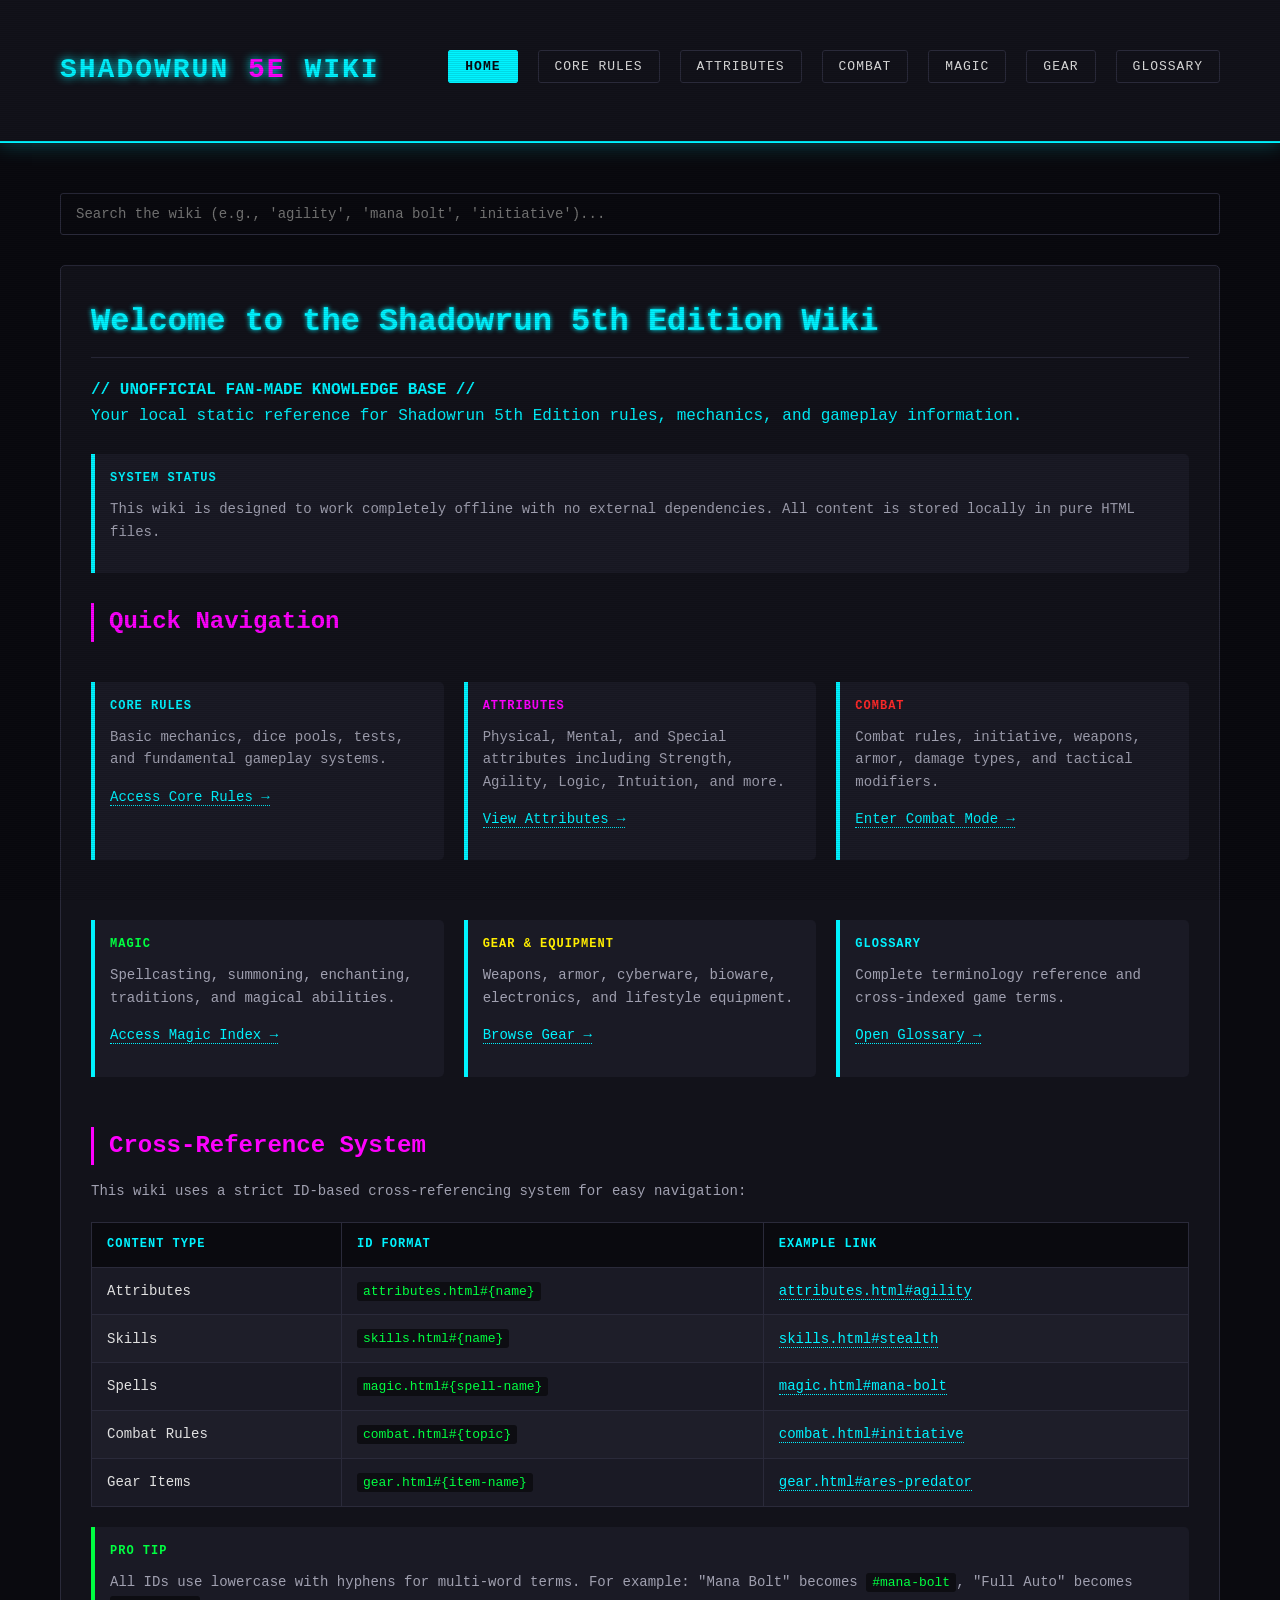
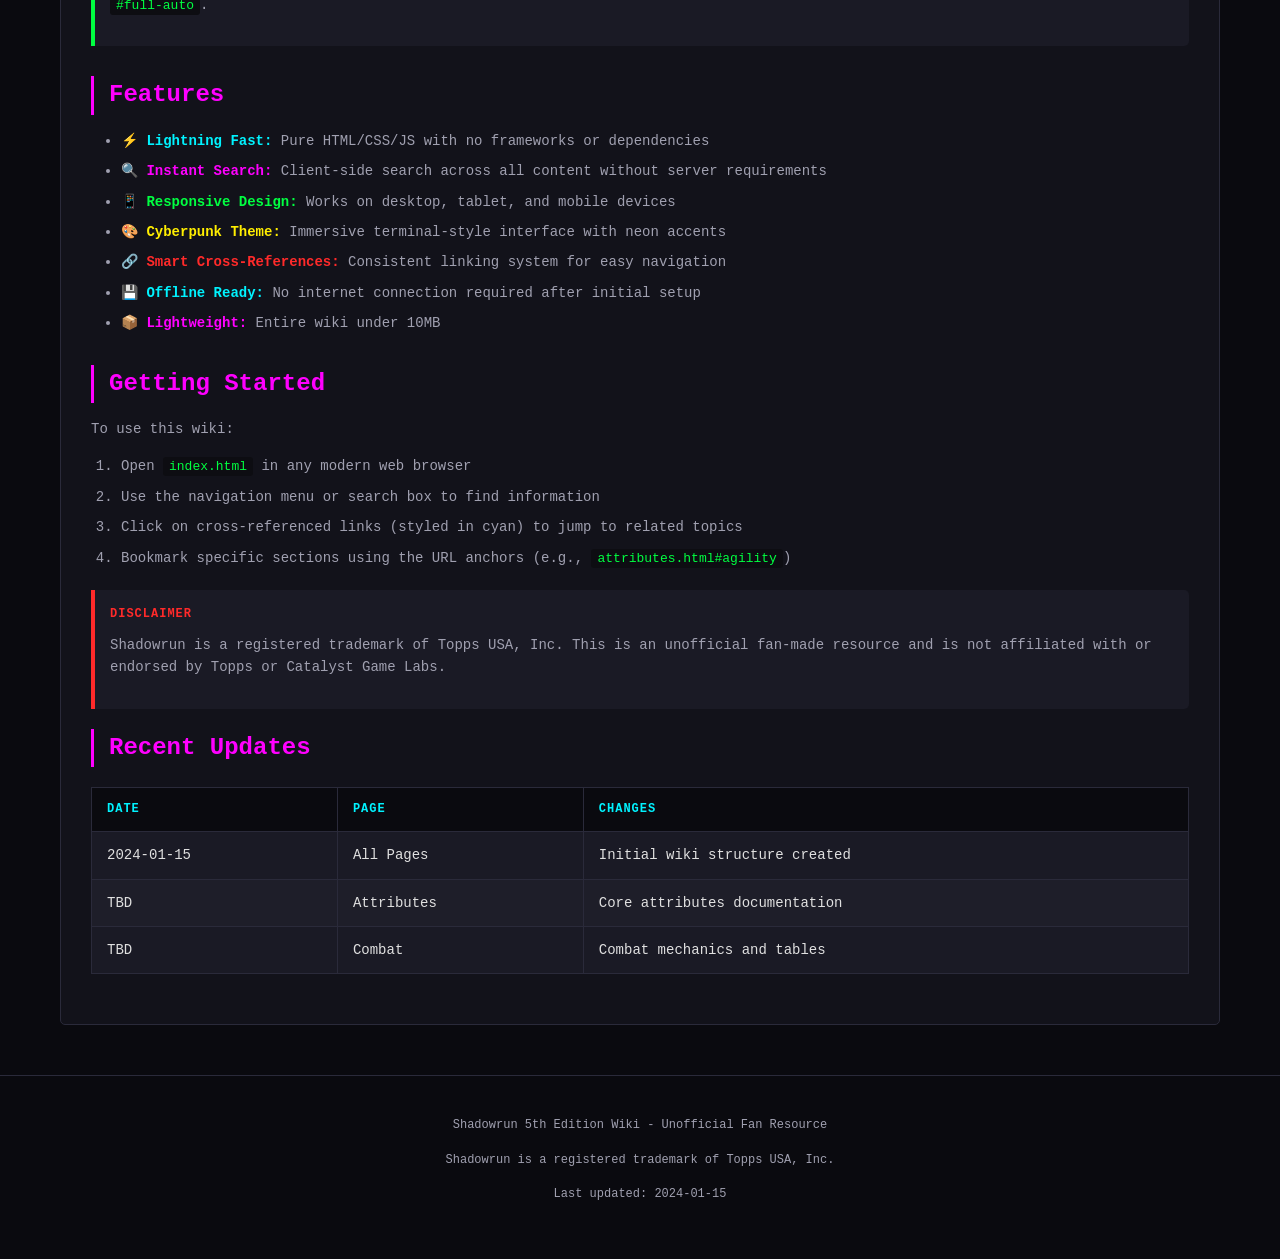
<file: sr5-wiki/index.html>
<!DOCTYPE html>
<html lang="en">
<head>
    <meta charset="UTF-8">
    <meta name="viewport" content="width=device-width, initial-scale=1.0">
    <meta name="description" content="Shadowrun 5th Edition Wiki - Local static knowledge base for SR5 rules, mechanics, and reference">
    <title>Shadowrun 5th Edition Wiki - Home</title>
    
    <!-- Styles -->
    <link rel="stylesheet" href="css/style.css">
</head>
<body>
    <!-- Header with Navigation -->
    <header>
        <div class="container header-content">
            <div class="logo">SHADOWRUN <span>5E</span> WIKI</div>
            <nav>
                <ul>
                    <li><a href="index.html" class="active">Home</a></li>
                    <li><a href="pages/core_rules.html">Core Rules</a></li>
                    <li><a href="pages/attributes.html">Attributes</a></li>
                    <li><a href="pages/combat.html">Combat</a></li>
                    <li><a href="pages/magic.html">Magic</a></li>
                    <li><a href="pages/gear.html">Gear</a></li>
                    <li><a href="pages/glossary.html">Glossary</a></li>
                </ul>
            </nav>
        </div>
    </header>

    <!-- Main Content -->
    <div class="container">
        <!-- Search Box -->
        <div class="search-container">
            <input type="text" id="search-input" placeholder="Search the wiki (e.g., 'agility', 'mana bolt', 'initiative')...">
            <div id="search-results"></div>
        </div>

        <main>
            <!-- Page Title -->
            <h1>Welcome to the Shadowrun 5th Edition Wiki</h1>

            <!-- Introduction -->
            <div class="content">
                <p class="text-neon-blue" style="font-size: 16px; margin-bottom: 25px;">
                    <strong>// UNOFFICIAL FAN-MADE KNOWLEDGE BASE //</strong><br>
                    Your local static reference for Shadowrun 5th Edition rules, mechanics, and gameplay information.
                </p>

                <div class="info-box">
                    <div class="info-box-title">System Status</div>
                    <p>This wiki is designed to work completely offline with no external dependencies. All content is stored locally in pure HTML files.</p>
                </div>

                <h2 id="quick-navigation">Quick Navigation</h2>
                
                <div style="display: grid; grid-template-columns: repeat(auto-fit, minmax(300px, 1fr)); gap: 20px; margin: 20px 0;">
                    <div class="info-box">
                        <div class="info-box-title text-neon-blue">Core Rules</div>
                        <p>Basic mechanics, dice pools, tests, and fundamental gameplay systems.</p>
                        <p><a href="pages/core_rules.html">Access Core Rules →</a></p>
                    </div>

                    <div class="info-box">
                        <div class="info-box-title text-neon-pink">Attributes</div>
                        <p>Physical, Mental, and Special attributes including Strength, Agility, Logic, Intuition, and more.</p>
                        <p><a href="pages/attributes.html">View Attributes →</a></p>
                    </div>

                    <div class="info-box">
                        <div class="info-box-title text-neon-red">Combat</div>
                        <p>Combat rules, initiative, weapons, armor, damage types, and tactical modifiers.</p>
                        <p><a href="pages/combat.html">Enter Combat Mode →</a></p>
                    </div>

                    <div class="info-box">
                        <div class="info-box-title text-neon-green">Magic</div>
                        <p>Spellcasting, summoning, enchanting, traditions, and magical abilities.</p>
                        <p><a href="pages/magic.html">Access Magic Index →</a></p>
                    </div>

                    <div class="info-box">
                        <div class="info-box-title text-neon-yellow">Gear & Equipment</div>
                        <p>Weapons, armor, cyberware, bioware, electronics, and lifestyle equipment.</p>
                        <p><a href="pages/gear.html">Browse Gear →</a></p>
                    </div>

                    <div class="info-box">
                        <div class="info-box-title text-neon-blue">Glossary</div>
                        <p>Complete terminology reference and cross-indexed game terms.</p>
                        <p><a href="pages/glossary.html">Open Glossary →</a></p>
                    </div>
                </div>

                <h2 id="cross-reference-system">Cross-Reference System</h2>
                
                <p>This wiki uses a strict ID-based cross-referencing system for easy navigation:</p>

                <table>
                    <thead>
                        <tr>
                            <th>Content Type</th>
                            <th>ID Format</th>
                            <th>Example Link</th>
                        </tr>
                    </thead>
                    <tbody>
                        <tr>
                            <td>Attributes</td>
                            <td><code>attributes.html#{name}</code></td>
                            <td><a href="pages/attributes.html#agility">attributes.html#agility</a></td>
                        </tr>
                        <tr>
                            <td>Skills</td>
                            <td><code>skills.html#{name}</code></td>
                            <td><a href="#">skills.html#stealth</a></td>
                        </tr>
                        <tr>
                            <td>Spells</td>
                            <td><code>magic.html#{spell-name}</code></td>
                            <td><a href="pages/magic.html#mana-bolt">magic.html#mana-bolt</a></td>
                        </tr>
                        <tr>
                            <td>Combat Rules</td>
                            <td><code>combat.html#{topic}</code></td>
                            <td><a href="pages/combat.html#initiative">combat.html#initiative</a></td>
                        </tr>
                        <tr>
                            <td>Gear Items</td>
                            <td><code>gear.html#{item-name}</code></td>
                            <td><a href="#">gear.html#ares-predator</a></td>
                        </tr>
                    </tbody>
                </table>

                <div class="info-box tip mt-20">
                    <div class="info-box-title text-neon-green">Pro Tip</div>
                    <p>All IDs use lowercase with hyphens for multi-word terms. For example: "Mana Bolt" becomes <code>#mana-bolt</code>, "Full Auto" becomes <code>#full-auto</code>.</p>
                </div>

                <h2 id="features">Features</h2>

                <ul>
                    <li><strong class="text-neon-blue">⚡ Lightning Fast:</strong> Pure HTML/CSS/JS with no frameworks or dependencies</li>
                    <li><strong class="text-neon-pink">🔍 Instant Search:</strong> Client-side search across all content without server requirements</li>
                    <li><strong class="text-neon-green">📱 Responsive Design:</strong> Works on desktop, tablet, and mobile devices</li>
                    <li><strong class="text-neon-yellow">🎨 Cyberpunk Theme:</strong> Immersive terminal-style interface with neon accents</li>
                    <li><strong class="text-neon-red">🔗 Smart Cross-References:</strong> Consistent linking system for easy navigation</li>
                    <li><strong class="text-neon-blue">💾 Offline Ready:</strong> No internet connection required after initial setup</li>
                    <li><strong class="text-neon-pink">📦 Lightweight:</strong> Entire wiki under 10MB</li>
                </ul>

                <h2 id="getting-started">Getting Started</h2>

                <p>To use this wiki:</p>
                <ol>
                    <li>Open <code>index.html</code> in any modern web browser</li>
                    <li>Use the navigation menu or search box to find information</li>
                    <li>Click on cross-referenced links (styled in cyan) to jump to related topics</li>
                    <li>Bookmark specific sections using the URL anchors (e.g., <code>attributes.html#agility</code>)</li>
                </ol>

                <div class="info-box warning mt-20">
                    <div class="info-box-title text-neon-red">Disclaimer</div>
                    <p>Shadowrun is a registered trademark of Topps USA, Inc. This is an unofficial fan-made resource and is not affiliated with or endorsed by Topps or Catalyst Game Labs.</p>
                </div>

                <h2 id="last-updates" class="mt-20">Recent Updates</h2>
                
                <table>
                    <thead>
                        <tr>
                            <th>Date</th>
                            <th>Page</th>
                            <th>Changes</th>
                        </tr>
                    </thead>
                    <tbody>
                        <tr>
                            <td>2024-01-15</td>
                            <td>All Pages</td>
                            <td>Initial wiki structure created</td>
                        </tr>
                        <tr>
                            <td>TBD</td>
                            <td>Attributes</td>
                            <td>Core attributes documentation</td>
                        </tr>
                        <tr>
                            <td>TBD</td>
                            <td>Combat</td>
                            <td>Combat mechanics and tables</td>
                        </tr>
                    </tbody>
                </table>
            </div>
        </main>
    </div>

    <!-- Footer -->
    <footer>
        <div class="container">
            <p>Shadowrun 5th Edition Wiki - Unofficial Fan Resource</p>
            <p>Shadowrun is a registered trademark of Topps USA, Inc.</p>
            <p>Last updated: 2024-01-15</p>
        </div>
    </footer>

    <!-- Scripts -->
    <script src="js/search.js"></script>
</body>
</html>
</file>
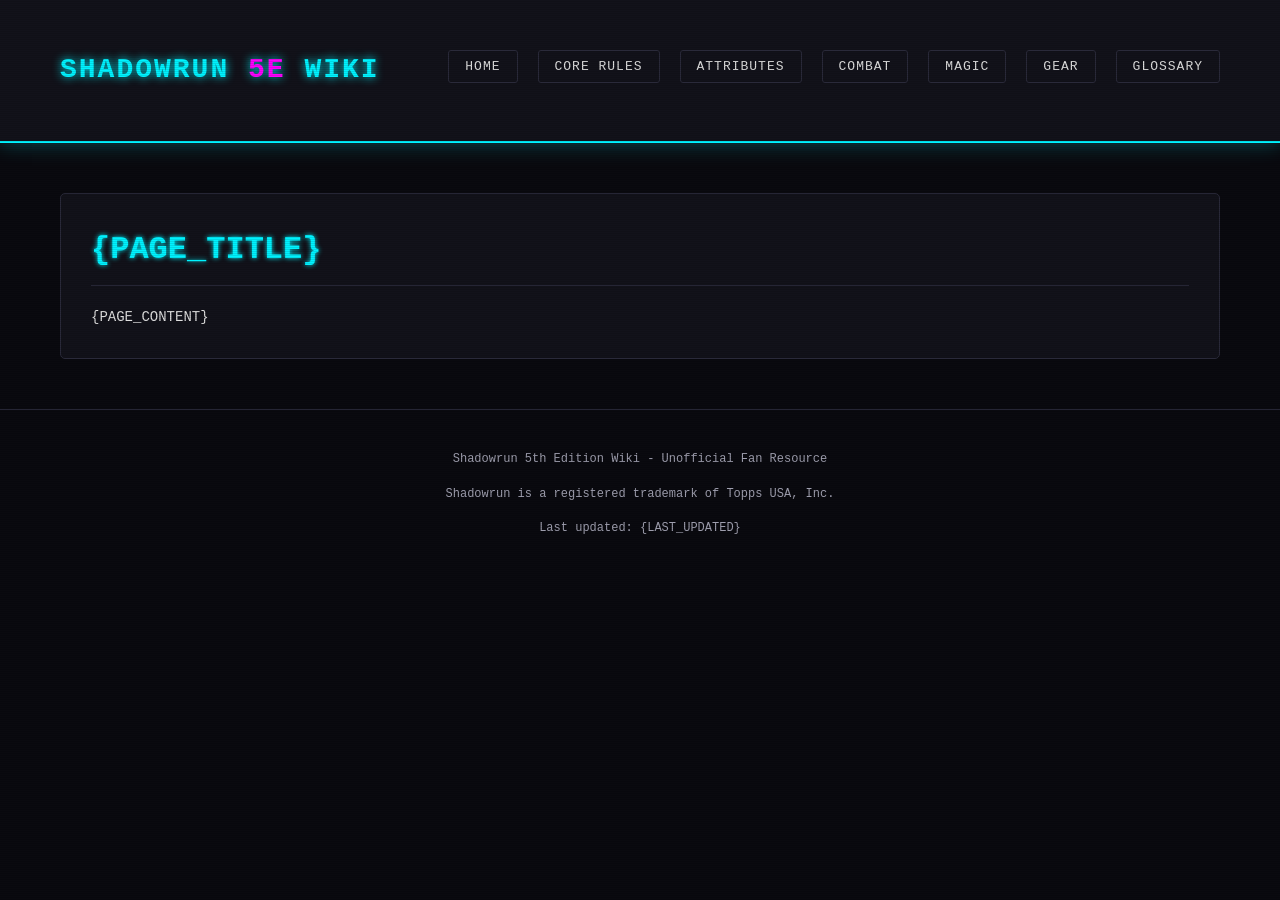
<file: sr5-wiki/template.html>
<!DOCTYPE html>
<html lang="en">
<head>
    <meta charset="UTF-8">
    <meta name="viewport" content="width=device-width, initial-scale=1.0">
    <meta name="description" content="Shadowrun 5th Edition Wiki - Local static knowledge base for SR5 rules, mechanics, and reference">
    <title>{PAGE_TITLE} - Shadowrun 5th Edition Wiki</title>
    
    <!-- Styles -->
    <link rel="stylesheet" href="css/style.css">
    
    <!-- Favicon (optional) -->
    <!-- <link rel="icon" type="image/x-icon" href="favicon.ico"> -->
</head>
<body>
    <!-- Header with Navigation -->
    <header>
        <div class="container header-content">
            <div class="logo">SHADOWRUN <span>5E</span> WIKI</div>
            <nav>
                <ul>
                    <li><a href="index.html">Home</a></li>
                    <li><a href="pages/core_rules.html">Core Rules</a></li>
                    <li><a href="pages/attributes.html">Attributes</a></li>
                    <li><a href="pages/combat.html">Combat</a></li>
                    <li><a href="pages/magic.html">Magic</a></li>
                    <li><a href="pages/gear.html">Gear</a></li>
                    <li><a href="pages/glossary.html">Glossary</a></li>
                </ul>
            </nav>
        </div>
    </header>

    <!-- Main Content -->
    <div class="container">
        <!-- Search Box (optional - include on pages that need it) -->
        <!-- 
        <div class="search-container">
            <input type="text" id="search-input" placeholder="Search the wiki...">
            <div id="search-results"></div>
        </div> 
        -->

        <main>
            <!-- Page Title -->
            <h1>{PAGE_TITLE}</h1>

            <!-- Table of Contents (optional) -->
            <!--
            <div class="toc">
                <h3>Table of Contents</h3>
                <ul>
                    <li><a href="#section-1">Section 1</a></li>
                    <li><a href="#section-2">Section 2</a></li>
                    <li><a href="#section-3">Section 3</a></li>
                </ul>
            </div>
            -->

            <!-- Page Content -->
            <div class="content">
                {PAGE_CONTENT}
            </div>

            <!-- Cross-Reference Links (optional) -->
            <!--
            <div class="info-box mt-20">
                <div class="info-box-title">Related Topics</div>
                <p>
                    See also: 
                    <a href="attributes.html#agility">Agility</a>, 
                    <a href="combat.html#initiative">Initiative</a>
                </p>
            </div>
            -->
        </main>
    </div>

    <!-- Footer -->
    <footer>
        <div class="container">
            <p>Shadowrun 5th Edition Wiki - Unofficial Fan Resource</p>
            <p>Shadowrun is a registered trademark of Topps USA, Inc.</p>
            <p>Last updated: {LAST_UPDATED}</p>
        </div>
    </footer>

    <!-- Scripts -->
    <script src="js/search.js"></script>
    
    <!-- Page-specific scripts (if needed) -->
    <!-- <script src="js/page-specific.js"></script> -->
</body>
</html>
</file>
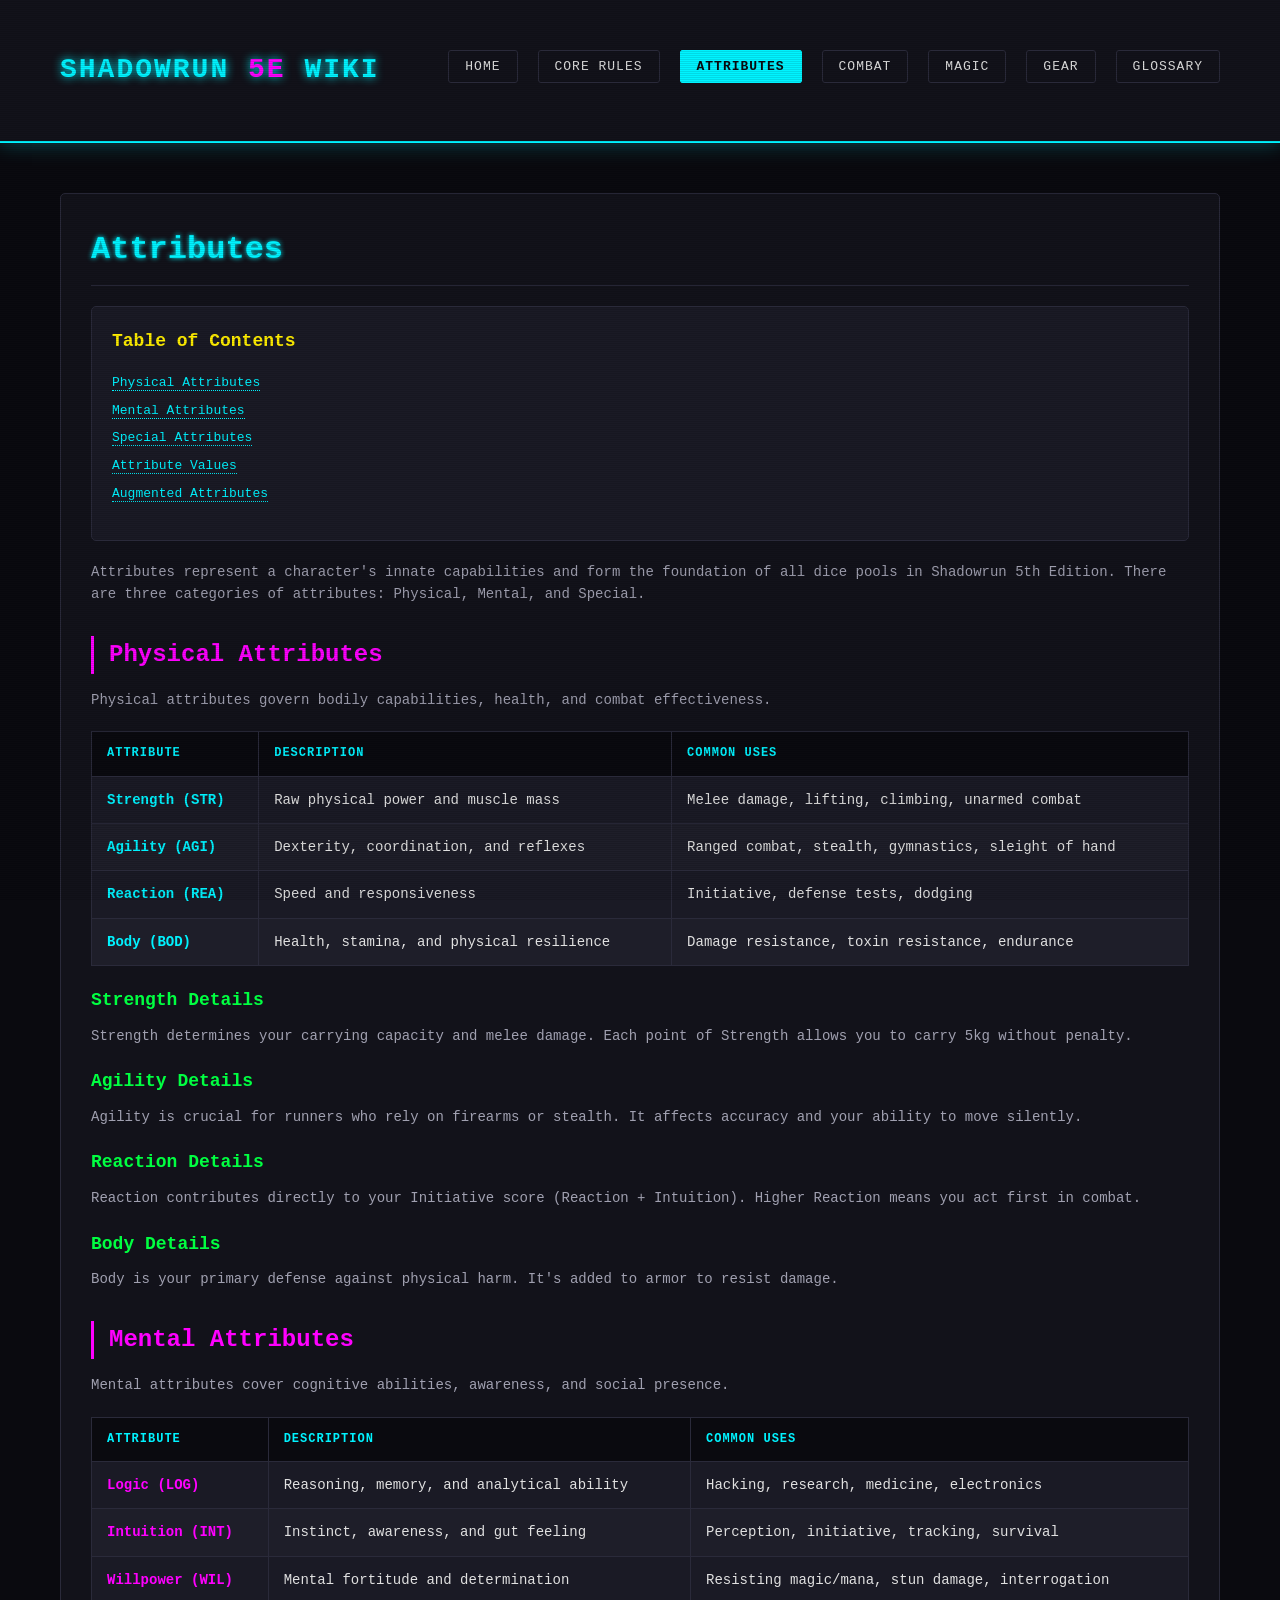
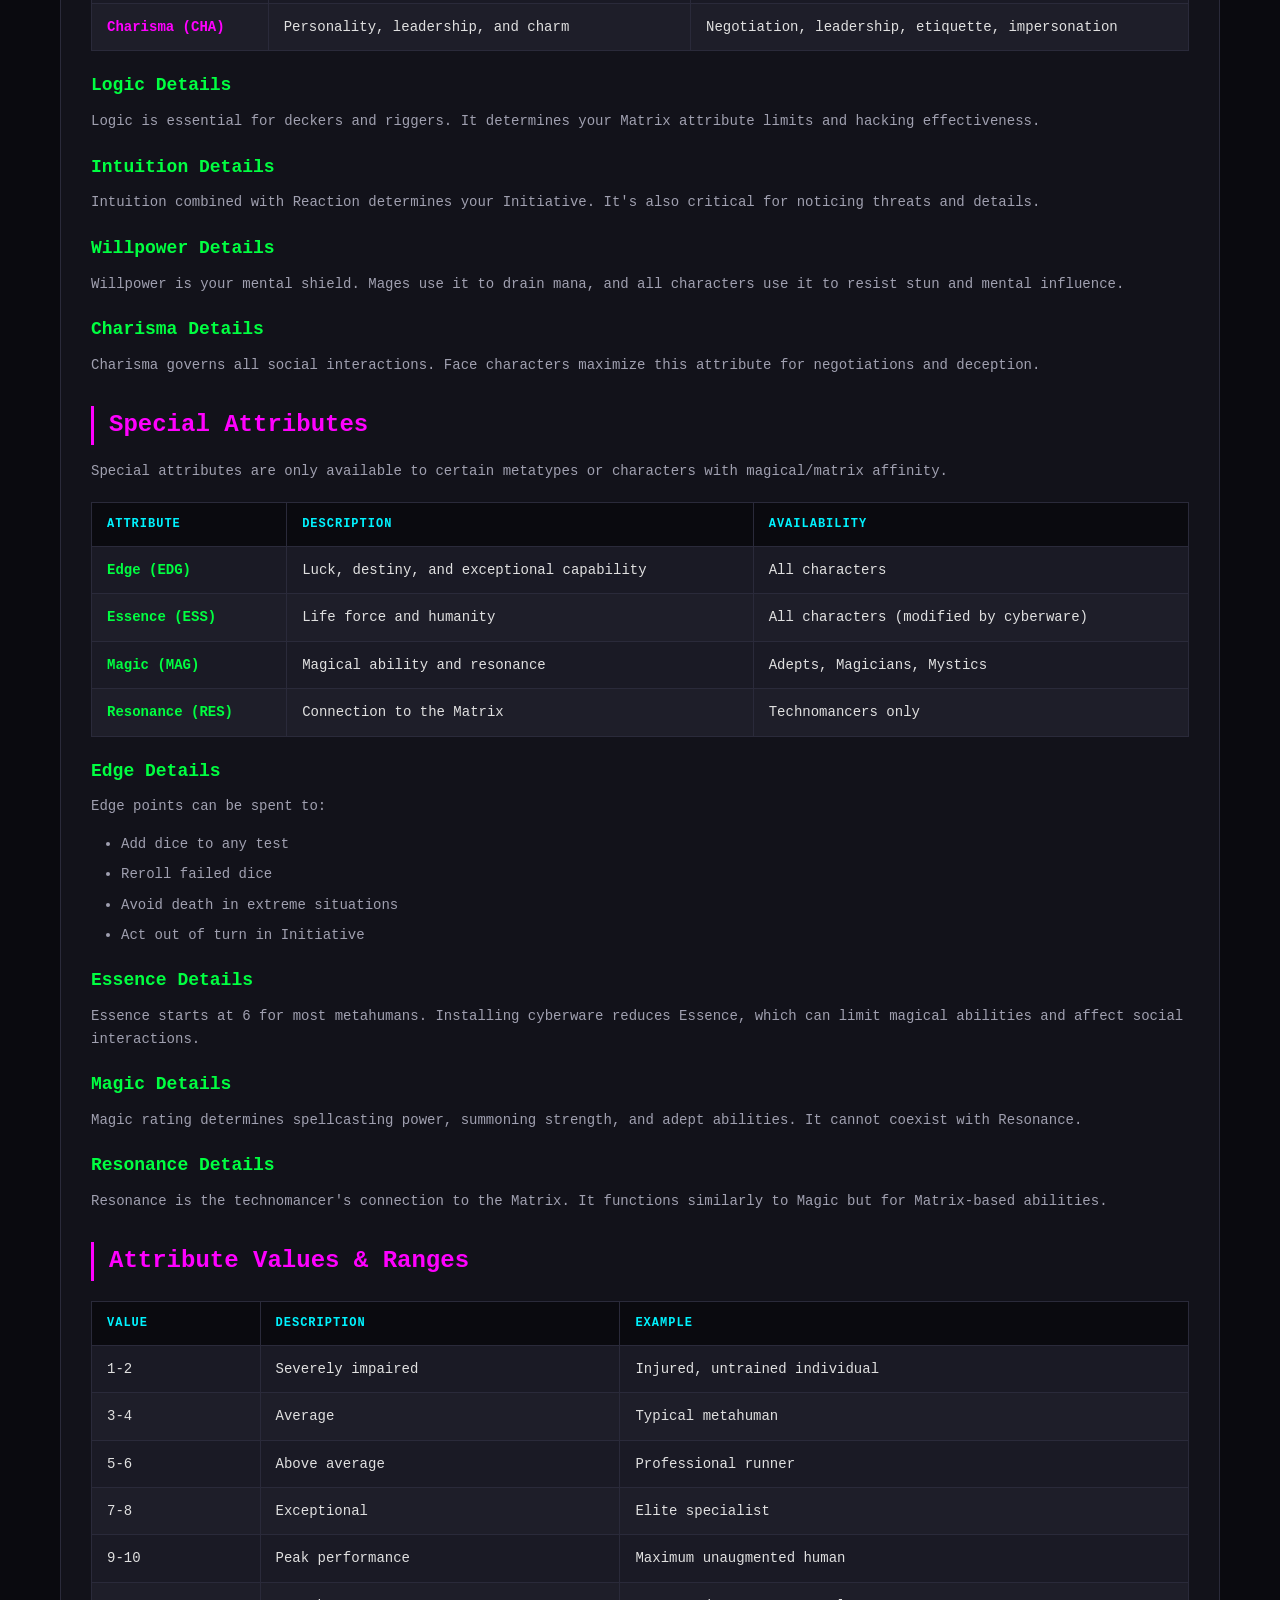
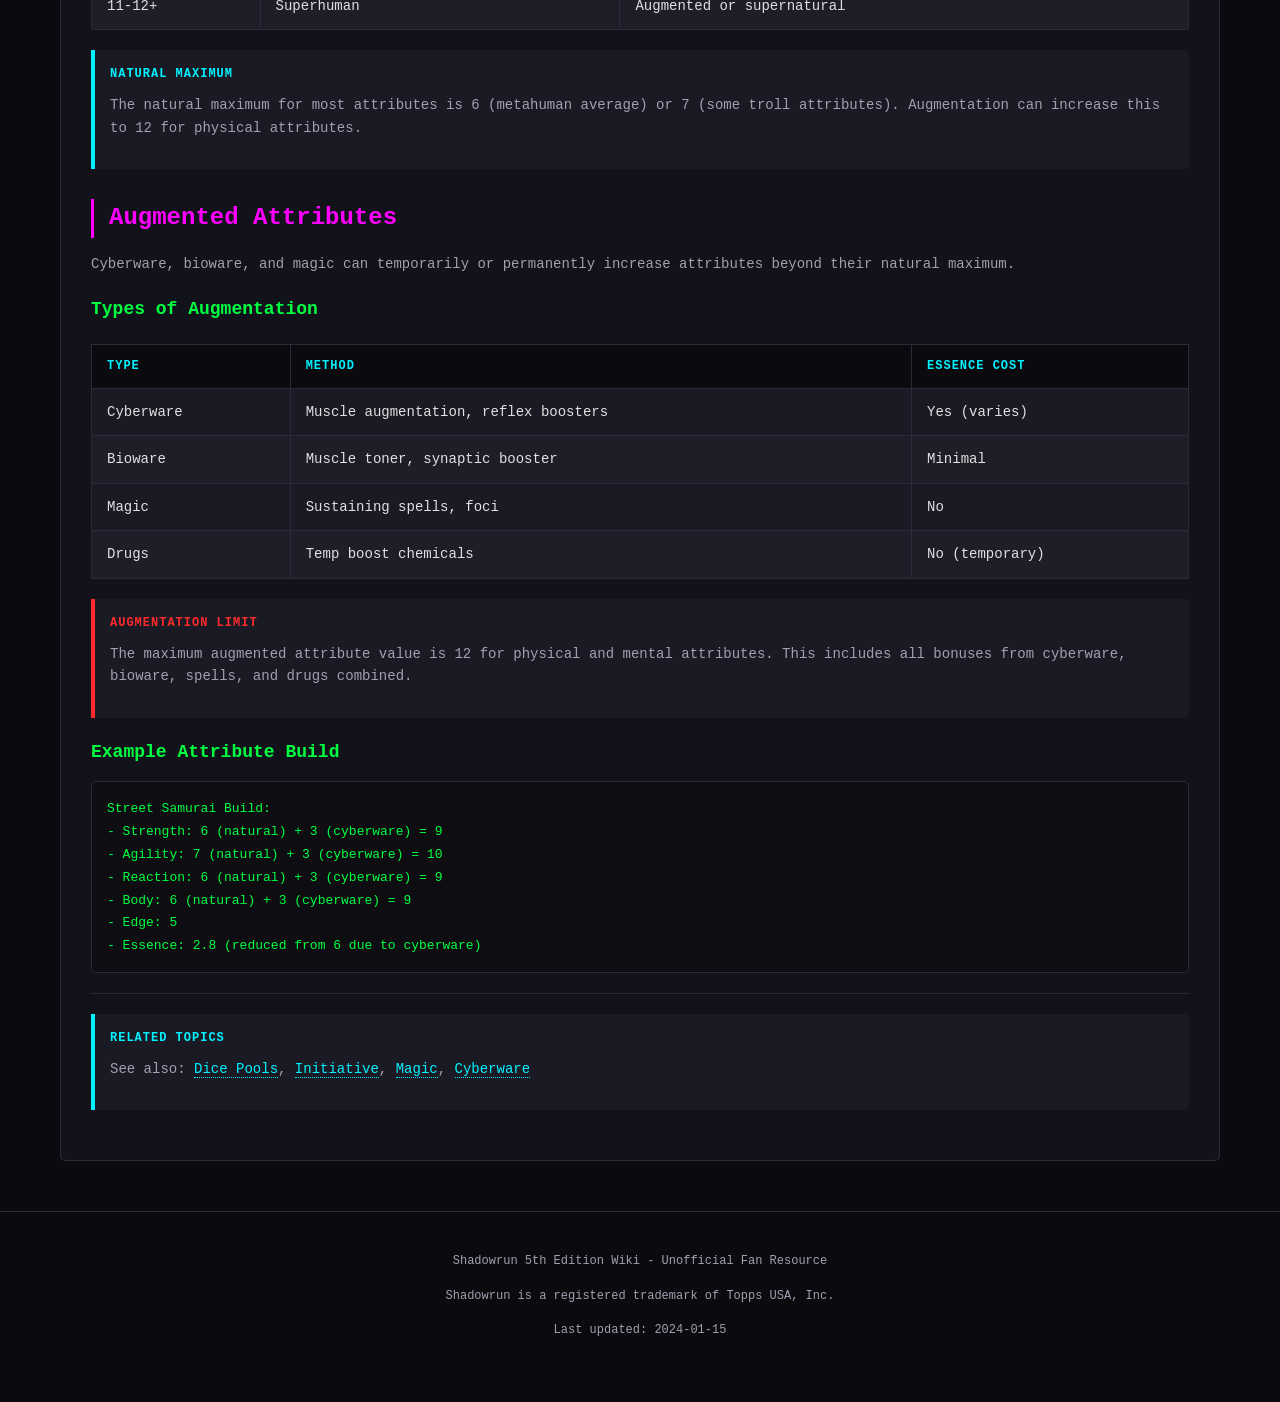
<file: sr5-wiki/pages/attributes.html>
<!DOCTYPE html>
<html lang="en">
<head>
    <meta charset="UTF-8">
    <meta name="viewport" content="width=device-width, initial-scale=1.0">
    <meta name="description" content="Shadowrun 5th Edition - Attributes Reference Guide">
    <title>Attributes - Shadowrun 5th Edition Wiki</title>
    
    <!-- Styles -->
    <link rel="stylesheet" href="../css/style.css">
</head>
<body>
    <!-- Header with Navigation -->
    <header>
        <div class="container header-content">
            <div class="logo">SHADOWRUN <span>5E</span> WIKI</div>
            <nav>
                <ul>
                    <li><a href="../index.html">Home</a></li>
                    <li><a href="core_rules.html">Core Rules</a></li>
                    <li><a href="attributes.html" class="active">Attributes</a></li>
                    <li><a href="combat.html">Combat</a></li>
                    <li><a href="magic.html">Magic</a></li>
                    <li><a href="gear.html">Gear</a></li>
                    <li><a href="glossary.html">Glossary</a></li>
                </ul>
            </nav>
        </div>
    </header>

    <!-- Main Content -->
    <div class="container">
        <main>
            <!-- Page Title -->
            <h1>Attributes</h1>

            <!-- Table of Contents -->
            <div class="toc">
                <h3>Table of Contents</h3>
                <ul>
                    <li><a href="#physical-attributes">Physical Attributes</a></li>
                    <li><a href="#mental-attributes">Mental Attributes</a></li>
                    <li><a href="#special-attributes">Special Attributes</a></li>
                    <li><a href="#attribute-values">Attribute Values</a></li>
                    <li><a href="#augmented-attributes">Augmented Attributes</a></li>
                </ul>
            </div>

            <!-- Page Content -->
            <div class="content">
                <p>Attributes represent a character's innate capabilities and form the foundation of all dice pools in Shadowrun 5th Edition. There are three categories of attributes: Physical, Mental, and Special.</p>

                <section id="physical-attributes">
                    <h2>Physical Attributes</h2>
                    
                    <p>Physical attributes govern bodily capabilities, health, and combat effectiveness.</p>

                    <table>
                        <thead>
                            <tr>
                                <th>Attribute</th>
                                <th>Description</th>
                                <th>Common Uses</th>
                            </tr>
                        </thead>
                        <tbody>
                            <tr id="strength">
                                <td class="text-neon-blue bold">Strength (STR)</td>
                                <td>Raw physical power and muscle mass</td>
                                <td>Melee damage, lifting, climbing, unarmed combat</td>
                            </tr>
                            <tr id="agility">
                                <td class="text-neon-blue bold">Agility (AGI)</td>
                                <td>Dexterity, coordination, and reflexes</td>
                                <td>Ranged combat, stealth, gymnastics, sleight of hand</td>
                            </tr>
                            <tr id="reaction">
                                <td class="text-neon-blue bold">Reaction (REA)</td>
                                <td>Speed and responsiveness</td>
                                <td>Initiative, defense tests, dodging</td>
                            </tr>
                            <tr id="body">
                                <td class="text-neon-blue bold">Body (BOD)</td>
                                <td>Health, stamina, and physical resilience</td>
                                <td>Damage resistance, toxin resistance, endurance</td>
                            </tr>
                        </tbody>
                    </table>

                    <h3 id="strength-details">Strength Details</h3>
                    <p>Strength determines your carrying capacity and melee damage. Each point of Strength allows you to carry 5kg without penalty.</p>
                    
                    <h3 id="agility-details">Agility Details</h3>
                    <p>Agility is crucial for runners who rely on firearms or stealth. It affects accuracy and your ability to move silently.</p>

                    <h3 id="reaction-details">Reaction Details</h3>
                    <p>Reaction contributes directly to your Initiative score (Reaction + Intuition). Higher Reaction means you act first in combat.</p>

                    <h3 id="body-details">Body Details</h3>
                    <p>Body is your primary defense against physical harm. It's added to armor to resist damage.</p>
                </section>

                <section id="mental-attributes">
                    <h2>Mental Attributes</h2>
                    
                    <p>Mental attributes cover cognitive abilities, awareness, and social presence.</p>

                    <table>
                        <thead>
                            <tr>
                                <th>Attribute</th>
                                <th>Description</th>
                                <th>Common Uses</th>
                            </tr>
                        </thead>
                        <tbody>
                            <tr id="logic">
                                <td class="text-neon-pink bold">Logic (LOG)</td>
                                <td>Reasoning, memory, and analytical ability</td>
                                <td>Hacking, research, medicine, electronics</td>
                            </tr>
                            <tr id="intuition">
                                <td class="text-neon-pink bold">Intuition (INT)</td>
                                <td>Instinct, awareness, and gut feeling</td>
                                <td>Perception, initiative, tracking, survival</td>
                            </tr>
                            <tr id="willpower">
                                <td class="text-neon-pink bold">Willpower (WIL)</td>
                                <td>Mental fortitude and determination</td>
                                <td>Resisting magic/mana, stun damage, interrogation</td>
                            </tr>
                            <tr id="charisma">
                                <td class="text-neon-pink bold">Charisma (CHA)</td>
                                <td>Personality, leadership, and charm</td>
                                <td>Negotiation, leadership, etiquette, impersonation</td>
                            </tr>
                        </tbody>
                    </table>

                    <h3 id="logic-details">Logic Details</h3>
                    <p>Logic is essential for deckers and riggers. It determines your Matrix attribute limits and hacking effectiveness.</p>

                    <h3 id="intuition-details">Intuition Details</h3>
                    <p>Intuition combined with Reaction determines your Initiative. It's also critical for noticing threats and details.</p>

                    <h3 id="willpower-details">Willpower Details</h3>
                    <p>Willpower is your mental shield. Mages use it to drain mana, and all characters use it to resist stun and mental influence.</p>

                    <h3 id="charisma-details">Charisma Details</h3>
                    <p>Charisma governs all social interactions. Face characters maximize this attribute for negotiations and deception.</p>
                </section>

                <section id="special-attributes">
                    <h2>Special Attributes</h2>
                    
                    <p>Special attributes are only available to certain metatypes or characters with magical/matrix affinity.</p>

                    <table>
                        <thead>
                            <tr>
                                <th>Attribute</th>
                                <th>Description</th>
                                <th>Availability</th>
                            </tr>
                        </thead>
                        <tbody>
                            <tr id="edge">
                                <td class="text-neon-green bold">Edge (EDG)</td>
                                <td>Luck, destiny, and exceptional capability</td>
                                <td>All characters</td>
                            </tr>
                            <tr id="essence">
                                <td class="text-neon-green bold">Essence (ESS)</td>
                                <td>Life force and humanity</td>
                                <td>All characters (modified by cyberware)</td>
                            </tr>
                            <tr id="magic">
                                <td class="text-neon-green bold">Magic (MAG)</td>
                                <td>Magical ability and resonance</td>
                                <td>Adepts, Magicians, Mystics</td>
                            </tr>
                            <tr id="resonance">
                                <td class="text-neon-green bold">Resonance (RES)</td>
                                <td>Connection to the Matrix</td>
                                <td>Technomancers only</td>
                            </tr>
                        </tbody>
                    </table>

                    <h3 id="edge-details">Edge Details</h3>
                    <p>Edge points can be spent to:</p>
                    <ul>
                        <li>Add dice to any test</li>
                        <li>Reroll failed dice</li>
                        <li>Avoid death in extreme situations</li>
                        <li>Act out of turn in Initiative</li>
                    </ul>

                    <h3 id="essence-details">Essence Details</h3>
                    <p>Essence starts at 6 for most metahumans. Installing cyberware reduces Essence, which can limit magical abilities and affect social interactions.</p>

                    <h3 id="magic-details">Magic Details</h3>
                    <p>Magic rating determines spellcasting power, summoning strength, and adept abilities. It cannot coexist with Resonance.</p>

                    <h3 id="resonance-details">Resonance Details</h3>
                    <p>Resonance is the technomancer's connection to the Matrix. It functions similarly to Magic but for Matrix-based abilities.</p>
                </section>

                <section id="attribute-values">
                    <h2>Attribute Values & Ranges</h2>
                    
                    <table>
                        <thead>
                            <tr>
                                <th>Value</th>
                                <th>Description</th>
                                <th>Example</th>
                            </tr>
                        </thead>
                        <tbody>
                            <tr>
                                <td>1-2</td>
                                <td>Severely impaired</td>
                                <td>Injured, untrained individual</td>
                            </tr>
                            <tr>
                                <td>3-4</td>
                                <td>Average</td>
                                <td>Typical metahuman</td>
                            </tr>
                            <tr>
                                <td>5-6</td>
                                <td>Above average</td>
                                <td>Professional runner</td>
                            </tr>
                            <tr>
                                <td>7-8</td>
                                <td>Exceptional</td>
                                <td>Elite specialist</td>
                            </tr>
                            <tr>
                                <td>9-10</td>
                                <td>Peak performance</td>
                                <td>Maximum unaugmented human</td>
                            </tr>
                            <tr>
                                <td>11-12+</td>
                                <td>Superhuman</td>
                                <td>Augmented or supernatural</td>
                            </tr>
                        </tbody>
                    </table>

                    <div class="info-box mt-20">
                        <div class="info-box-title">Natural Maximum</div>
                        <p>The natural maximum for most attributes is 6 (metahuman average) or 7 (some troll attributes). Augmentation can increase this to 12 for physical attributes.</p>
                    </div>
                </section>

                <section id="augmented-attributes">
                    <h2>Augmented Attributes</h2>
                    
                    <p>Cyberware, bioware, and magic can temporarily or permanently increase attributes beyond their natural maximum.</p>

                    <h3 id="augmentation-types">Types of Augmentation</h3>

                    <table>
                        <thead>
                            <tr>
                                <th>Type</th>
                                <th>Method</th>
                                <th>Essence Cost</th>
                            </tr>
                        </thead>
                        <tbody>
                            <tr>
                                <td>Cyberware</td>
                                <td>Muscle augmentation, reflex boosters</td>
                                <td>Yes (varies)</td>
                            </tr>
                            <tr>
                                <td>Bioware</td>
                                <td>Muscle toner, synaptic booster</td>
                                <td>Minimal</td>
                            </tr>
                            <tr>
                                <td>Magic</td>
                                <td>Sustaining spells, foci</td>
                                <td>No</td>
                            </tr>
                            <tr>
                                <td>Drugs</td>
                                <td>Temp boost chemicals</td>
                                <td>No (temporary)</td>
                            </tr>
                        </tbody>
                    </table>

                    <div class="info-box warning mt-20">
                        <div class="info-box-title text-neon-red">Augmentation Limit</div>
                        <p>The maximum augmented attribute value is 12 for physical and mental attributes. This includes all bonuses from cyberware, bioware, spells, and drugs combined.</p>
                    </div>

                    <h3 id="example-build">Example Attribute Build</h3>
                    
                    <pre><code>Street Samurai Build:
- Strength: 6 (natural) + 3 (cyberware) = 9
- Agility: 7 (natural) + 3 (cyberware) = 10
- Reaction: 6 (natural) + 3 (cyberware) = 9
- Body: 6 (natural) + 3 (cyberware) = 9
- Edge: 5
- Essence: 2.8 (reduced from 6 due to cyberware)</code></pre>
                </section>

                <hr class="mt-20 mb-20" style="border: none; border-top: 1px solid var(--border-color);">

                <div class="info-box">
                    <div class="info-box-title">Related Topics</div>
                    <p>
                        See also: 
                        <a href="core_rules.html#dice-pools">Dice Pools</a>, 
                        <a href="combat.html#initiative">Initiative</a>,
                        <a href="magic.html">Magic</a>,
                        <a href="gear.html#cyberware">Cyberware</a>
                    </p>
                </div>
            </div>
        </main>
    </div>

    <!-- Footer -->
    <footer>
        <div class="container">
            <p>Shadowrun 5th Edition Wiki - Unofficial Fan Resource</p>
            <p>Shadowrun is a registered trademark of Topps USA, Inc.</p>
            <p>Last updated: 2024-01-15</p>
        </div>
    </footer>

    <!-- Scripts -->
    <script src="../js/search.js"></script>
</body>
</html>
</file>
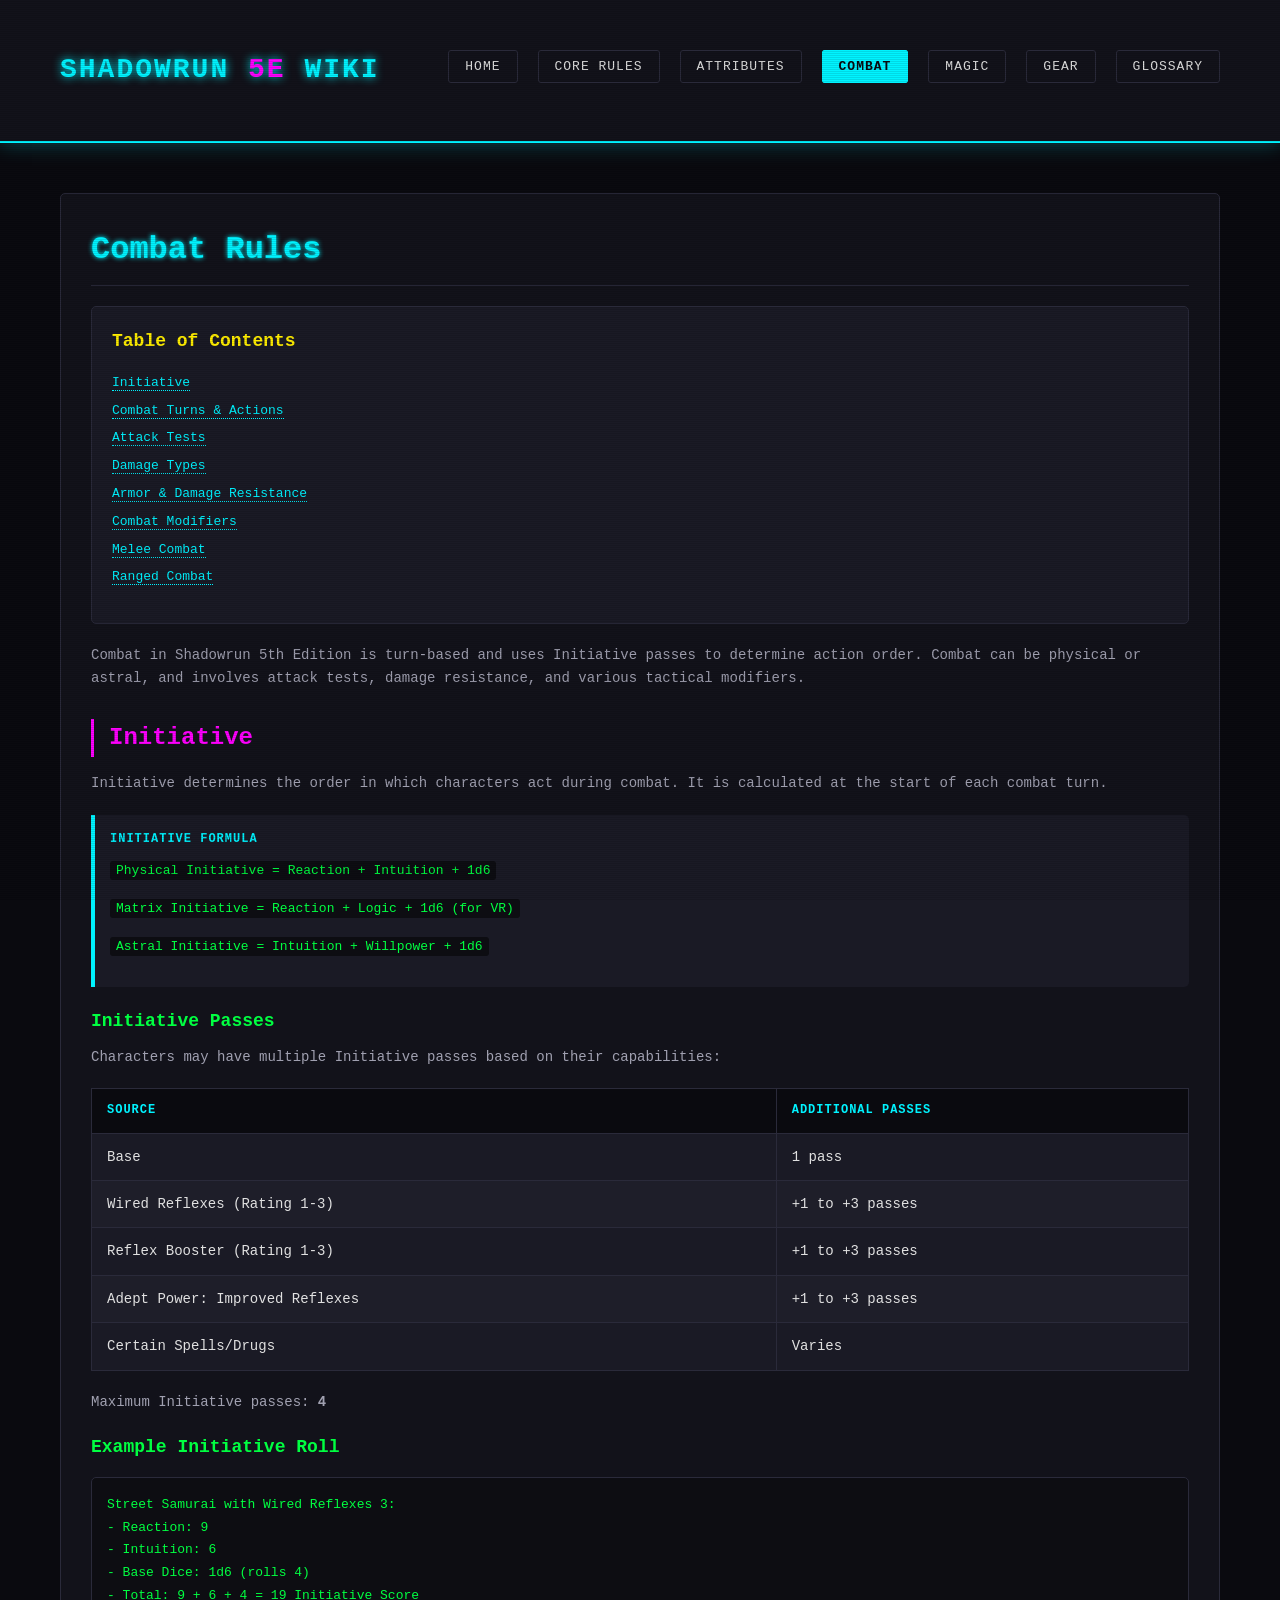
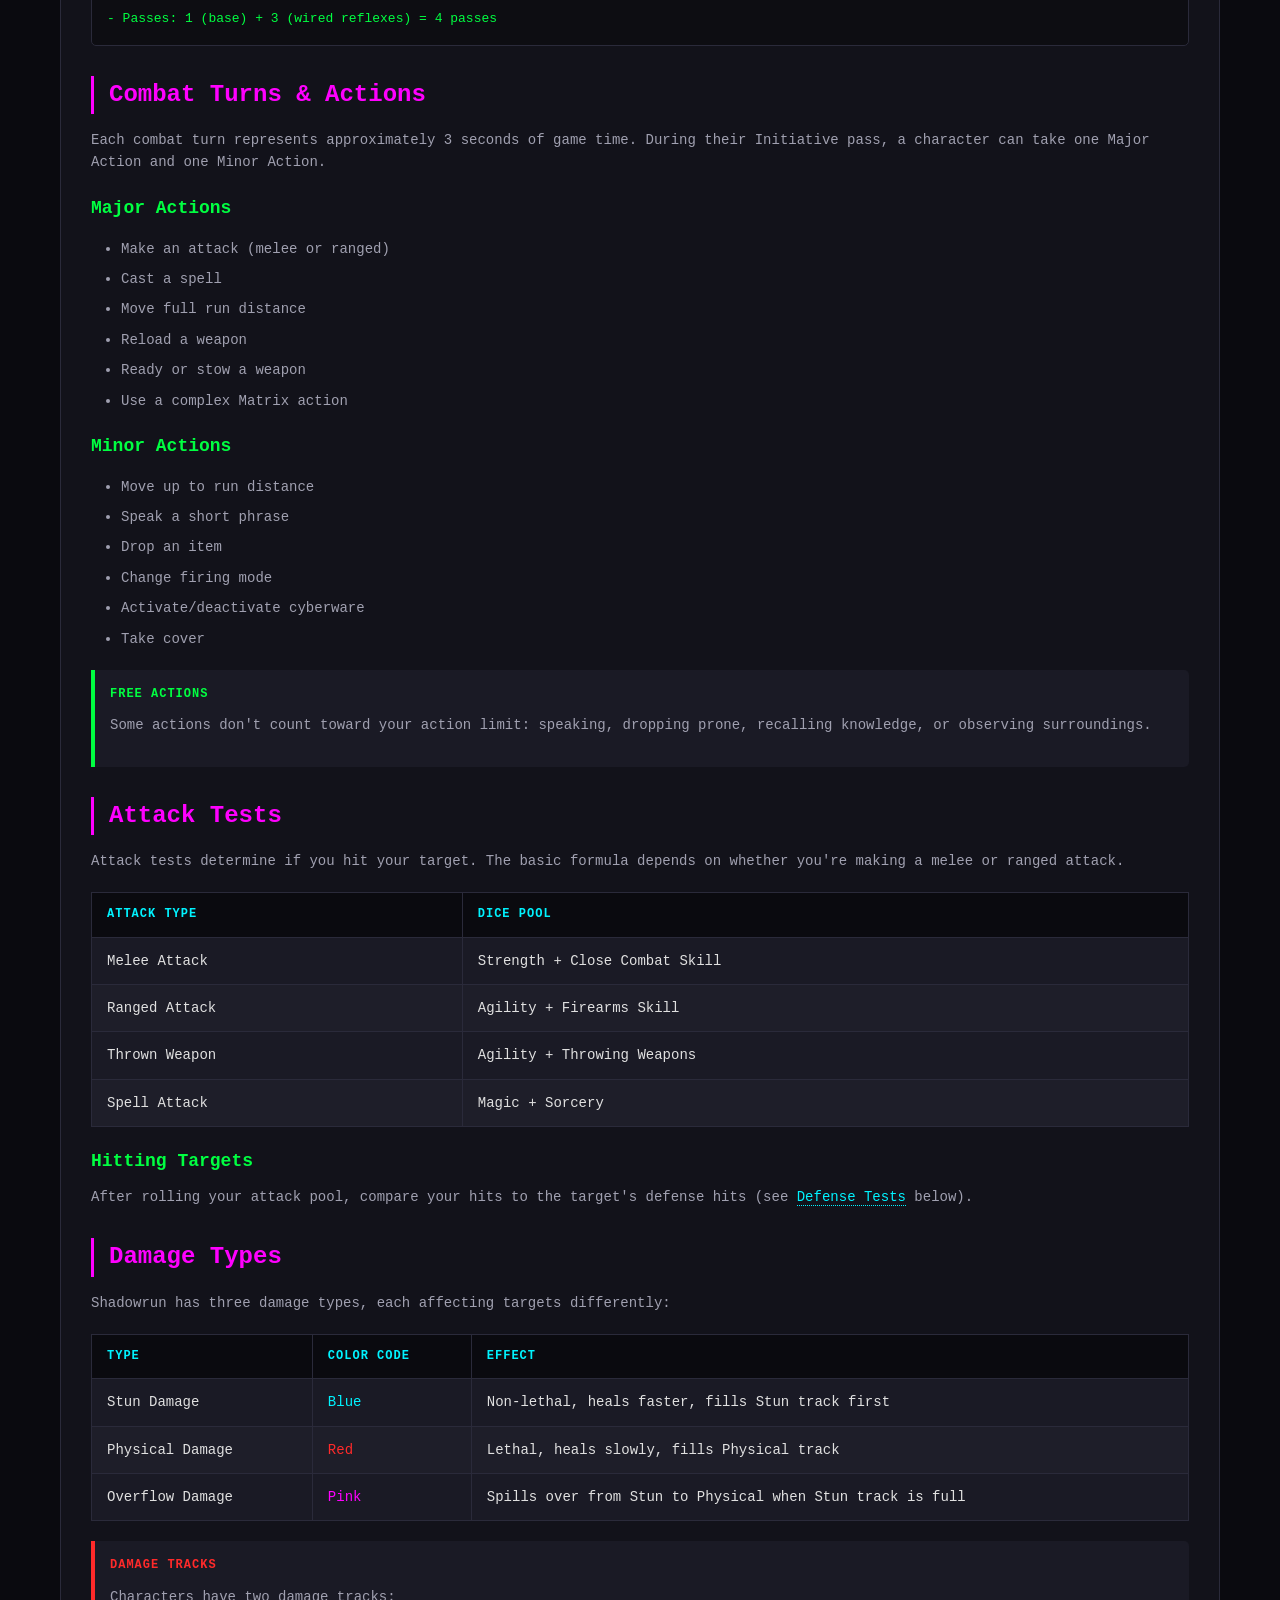
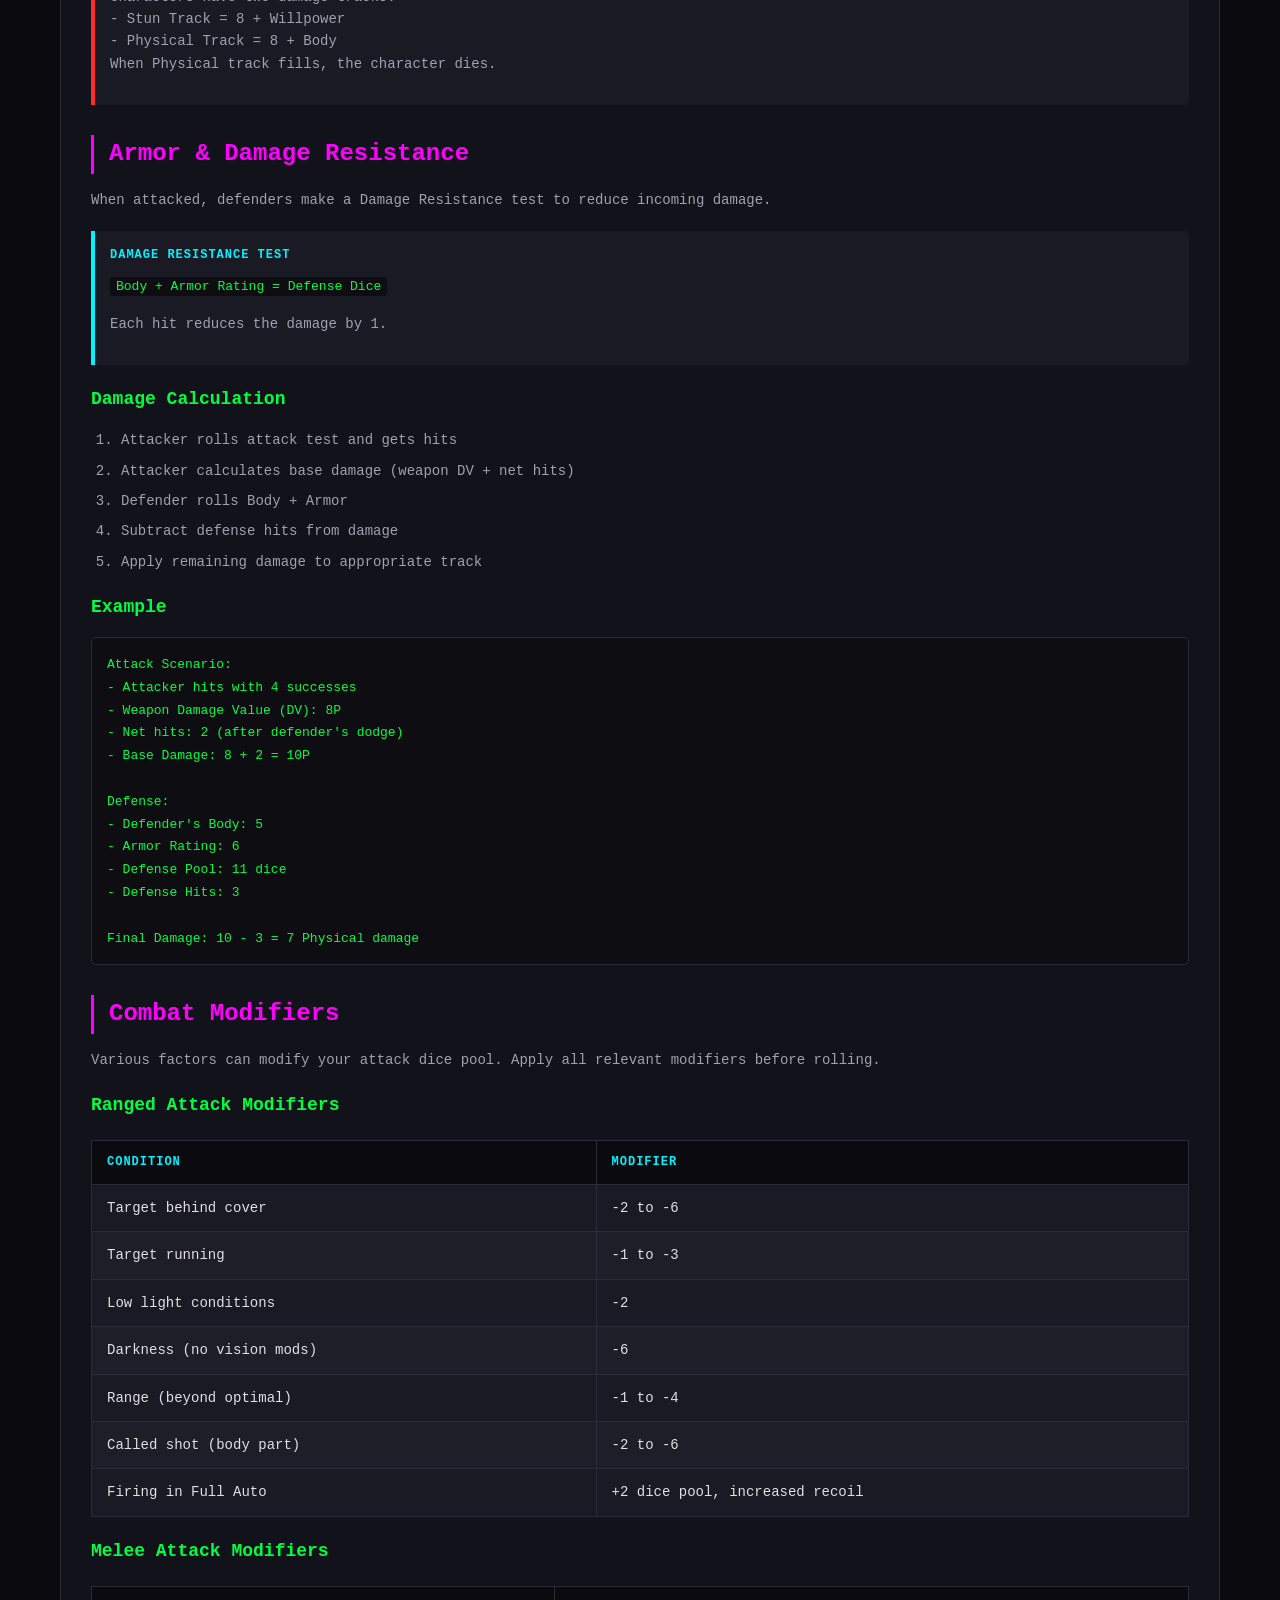
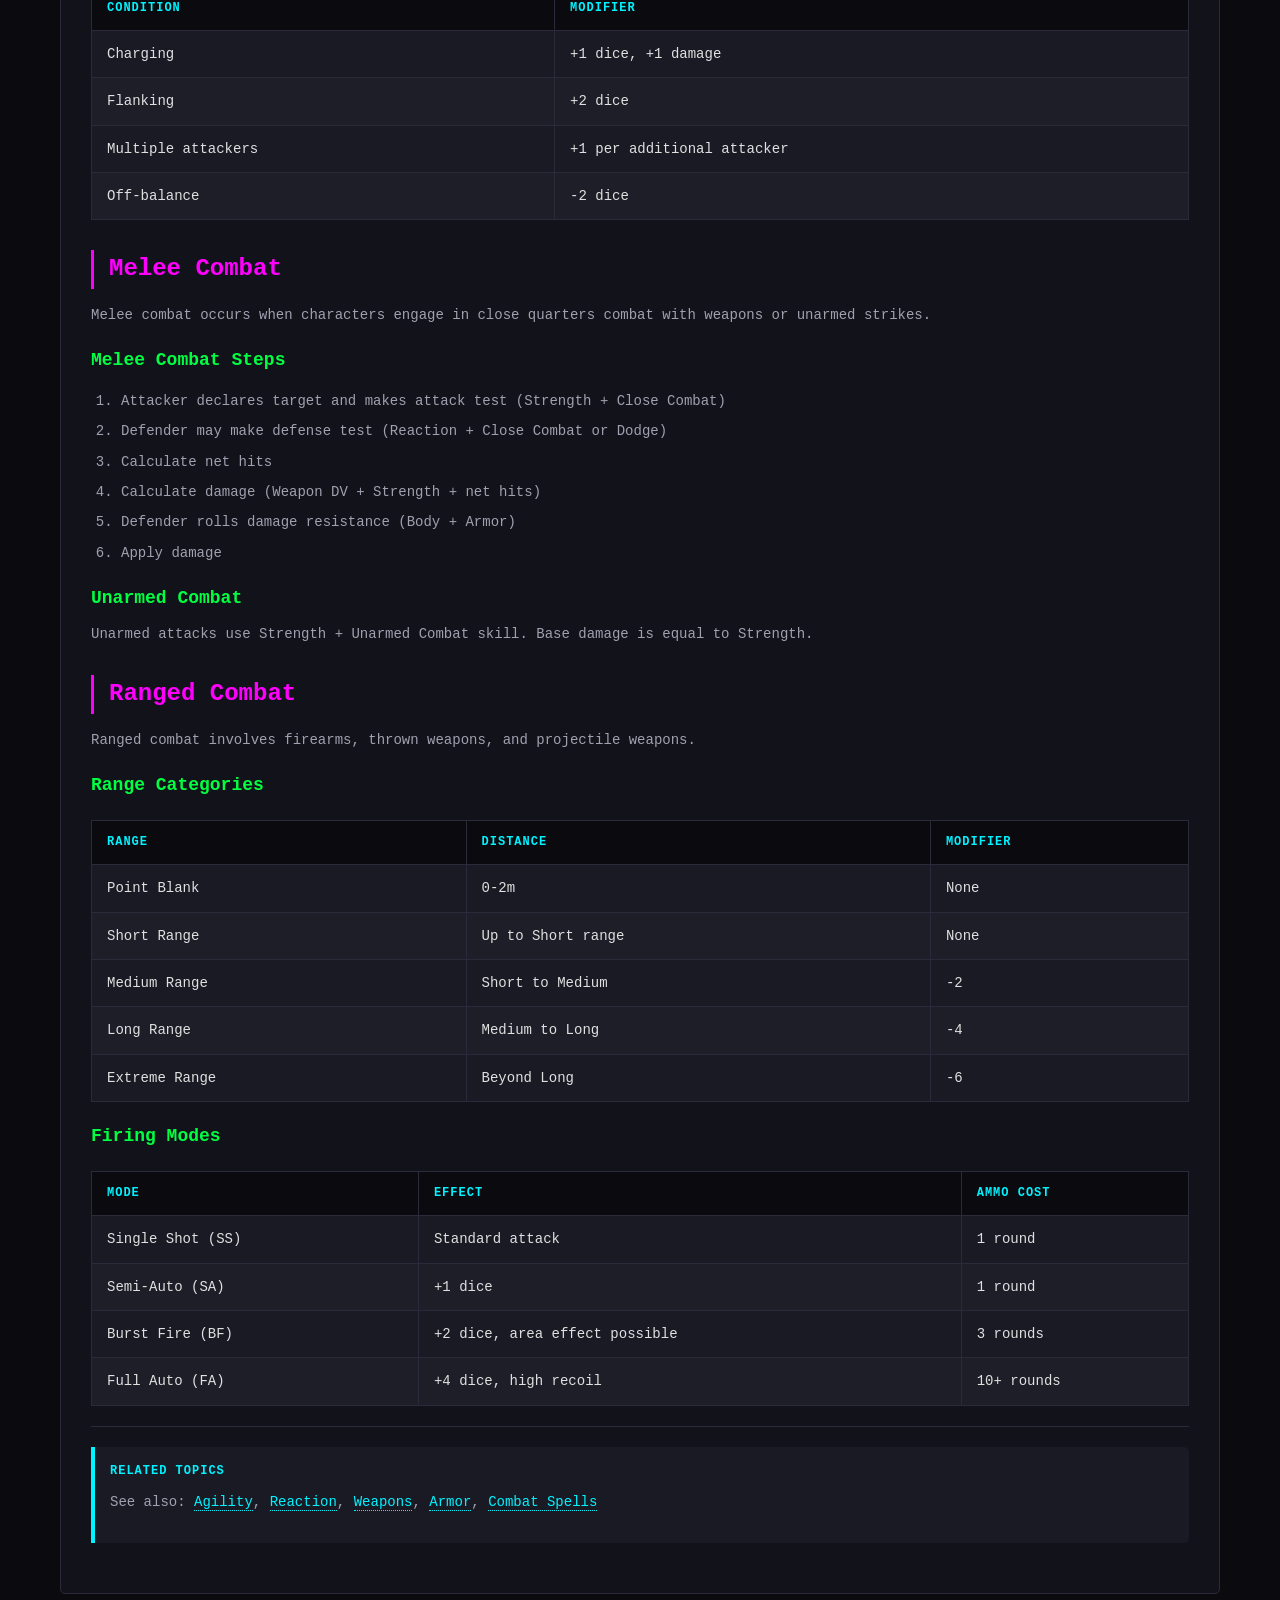
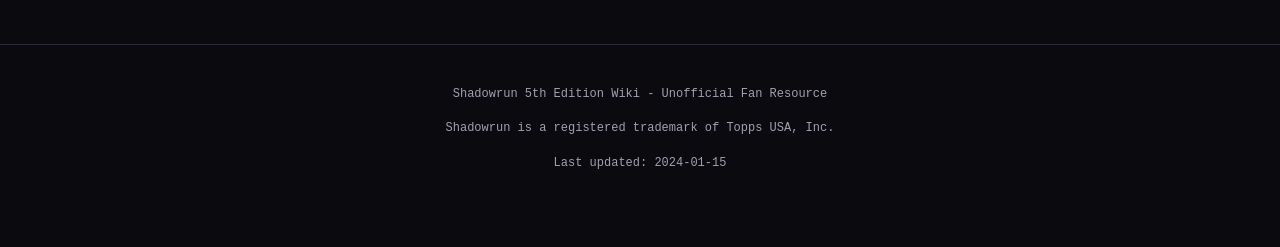
<file: sr5-wiki/pages/combat.html>
<!DOCTYPE html>
<html lang="en">
<head>
    <meta charset="UTF-8">
    <meta name="viewport" content="width=device-width, initial-scale=1.0">
    <meta name="description" content="Shadowrun 5th Edition - Combat Rules and Mechanics Reference">
    <title>Combat - Shadowrun 5th Edition Wiki</title>
    
    <!-- Styles -->
    <link rel="stylesheet" href="../css/style.css">
</head>
<body>
    <!-- Header with Navigation -->
    <header>
        <div class="container header-content">
            <div class="logo">SHADOWRUN <span>5E</span> WIKI</div>
            <nav>
                <ul>
                    <li><a href="../index.html">Home</a></li>
                    <li><a href="core_rules.html">Core Rules</a></li>
                    <li><a href="attributes.html">Attributes</a></li>
                    <li><a href="combat.html" class="active">Combat</a></li>
                    <li><a href="magic.html">Magic</a></li>
                    <li><a href="gear.html">Gear</a></li>
                    <li><a href="glossary.html">Glossary</a></li>
                </ul>
            </nav>
        </div>
    </header>

    <!-- Main Content -->
    <div class="container">
        <main>
            <!-- Page Title -->
            <h1>Combat Rules</h1>

            <!-- Table of Contents -->
            <div class="toc">
                <h3>Table of Contents</h3>
                <ul>
                    <li><a href="#initiative">Initiative</a></li>
                    <li><a href="#combat-turns">Combat Turns & Actions</a></li>
                    <li><a href="#attack-tests">Attack Tests</a></li>
                    <li><a href="#damage-types">Damage Types</a></li>
                    <li><a href="#armor-damage-resistance">Armor & Damage Resistance</a></li>
                    <li><a href="#combat-modifiers">Combat Modifiers</a></li>
                    <li><a href="#melee-combat">Melee Combat</a></li>
                    <li><a href="#ranged-combat">Ranged Combat</a></li>
                </ul>
            </div>

            <!-- Page Content -->
            <div class="content">
                <p>Combat in Shadowrun 5th Edition is turn-based and uses Initiative passes to determine action order. Combat can be physical or astral, and involves attack tests, damage resistance, and various tactical modifiers.</p>

                <section id="initiative">
                    <h2>Initiative</h2>
                    
                    <p>Initiative determines the order in which characters act during combat. It is calculated at the start of each combat turn.</p>

                    <div class="info-box">
                        <div class="info-box-title">Initiative Formula</div>
                        <p><code class="text-neon-green">Physical Initiative = Reaction + Intuition + 1d6</code></p>
                        <p><code class="text-neon-green">Matrix Initiative = Reaction + Logic + 1d6 (for VR)</code></p>
                        <p><code class="text-neon-green">Astral Initiative = Intuition + Willpower + 1d6</code></p>
                    </div>

                    <h3 id="initiative-passes">Initiative Passes</h3>
                    
                    <p>Characters may have multiple Initiative passes based on their capabilities:</p>

                    <table>
                        <thead>
                            <tr>
                                <th>Source</th>
                                <th>Additional Passes</th>
                            </tr>
                        </thead>
                        <tbody>
                            <tr>
                                <td>Base</td>
                                <td>1 pass</td>
                            </tr>
                            <tr>
                                <td>Wired Reflexes (Rating 1-3)</td>
                                <td>+1 to +3 passes</td>
                            </tr>
                            <tr>
                                <td>Reflex Booster (Rating 1-3)</td>
                                <td>+1 to +3 passes</td>
                            </tr>
                            <tr>
                                <td>Adept Power: Improved Reflexes</td>
                                <td>+1 to +3 passes</td>
                            </tr>
                            <tr>
                                <td>Certain Spells/Drugs</td>
                                <td>Varies</td>
                            </tr>
                        </tbody>
                    </table>

                    <p class="mt-20">Maximum Initiative passes: <strong>4</strong></p>

                    <h3 id="initiative-example">Example Initiative Roll</h3>
                    
                    <pre><code>Street Samurai with Wired Reflexes 3:
- Reaction: 9
- Intuition: 6
- Base Dice: 1d6 (rolls 4)
- Total: 9 + 6 + 4 = 19 Initiative Score
- Passes: 1 (base) + 3 (wired reflexes) = 4 passes</code></pre>
                </section>

                <section id="combat-turns">
                    <h2>Combat Turns & Actions</h2>
                    
                    <p>Each combat turn represents approximately 3 seconds of game time. During their Initiative pass, a character can take one Major Action and one Minor Action.</p>

                    <h3 id="major-actions">Major Actions</h3>
                    
                    <ul>
                        <li>Make an attack (melee or ranged)</li>
                        <li>Cast a spell</li>
                        <li>Move full run distance</li>
                        <li>Reload a weapon</li>
                        <li>Ready or stow a weapon</li>
                        <li>Use a complex Matrix action</li>
                    </ul>

                    <h3 id="minor-actions">Minor Actions</h3>
                    
                    <ul>
                        <li>Move up to run distance</li>
                        <li>Speak a short phrase</li>
                        <li>Drop an item</li>
                        <li>Change firing mode</li>
                        <li>Activate/deactivate cyberware</li>
                        <li>Take cover</li>
                    </ul>

                    <div class="info-box tip">
                        <div class="info-box-title text-neon-green">Free Actions</div>
                        <p>Some actions don't count toward your action limit: speaking, dropping prone, recalling knowledge, or observing surroundings.</p>
                    </div>
                </section>

                <section id="attack-tests">
                    <h2>Attack Tests</h2>
                    
                    <p>Attack tests determine if you hit your target. The basic formula depends on whether you're making a melee or ranged attack.</p>

                    <table>
                        <thead>
                            <tr>
                                <th>Attack Type</th>
                                <th>Dice Pool</th>
                            </tr>
                        </thead>
                        <tbody>
                            <tr>
                                <td>Melee Attack</td>
                                <td>Strength + Close Combat Skill</td>
                            </tr>
                            <tr>
                                <td>Ranged Attack</td>
                                <td>Agility + Firearms Skill</td>
                            </tr>
                            <tr>
                                <td>Thrown Weapon</td>
                                <td>Agility + Throwing Weapons</td>
                            </tr>
                            <tr>
                                <td>Spell Attack</td>
                                <td>Magic + Sorcery</td>
                            </tr>
                        </tbody>
                    </table>

                    <h3 id="hitting-targets">Hitting Targets</h3>
                    
                    <p>After rolling your attack pool, compare your hits to the target's defense hits (see <a href="#defense-tests">Defense Tests</a> below).</p>
                </section>

                <section id="damage-types">
                    <h2>Damage Types</h2>
                    
                    <p>Shadowrun has three damage types, each affecting targets differently:</p>

                    <table>
                        <thead>
                            <tr>
                                <th>Type</th>
                                <th>Color Code</th>
                                <th>Effect</th>
                            </tr>
                        </thead>
                        <tbody>
                            <tr>
                                <td>Stun Damage</td>
                                <td class="text-neon-blue">Blue</td>
                                <td>Non-lethal, heals faster, fills Stun track first</td>
                            </tr>
                            <tr>
                                <td>Physical Damage</td>
                                <td class="text-neon-red">Red</td>
                                <td>Lethal, heals slowly, fills Physical track</td>
                            </tr>
                            <tr>
                                <td>Overflow Damage</td>
                                <td class="text-neon-pink">Pink</td>
                                <td>Spills over from Stun to Physical when Stun track is full</td>
                            </tr>
                        </tbody>
                    </table>

                    <div class="info-box warning mt-20">
                        <div class="info-box-title text-neon-red">Damage Tracks</div>
                        <p>Characters have two damage tracks:
                        <br>- Stun Track = 8 + Willpower
                        <br>- Physical Track = 8 + Body
                        <br>When Physical track fills, the character dies.</p>
                    </div>
                </section>

                <section id="armor-damage-resistance">
                    <h2>Armor & Damage Resistance</h2>
                    
                    <p>When attacked, defenders make a Damage Resistance test to reduce incoming damage.</p>

                    <div class="info-box">
                        <div class="info-box-title">Damage Resistance Test</div>
                        <p><code class="text-neon-green">Body + Armor Rating = Defense Dice</code></p>
                        <p>Each hit reduces the damage by 1.</p>
                    </div>

                    <h3 id="damage-calculation">Damage Calculation</h3>
                    
                    <ol>
                        <li>Attacker rolls attack test and gets hits</li>
                        <li>Attacker calculates base damage (weapon DV + net hits)</li>
                        <li>Defender rolls Body + Armor</li>
                        <li>Subtract defense hits from damage</li>
                        <li>Apply remaining damage to appropriate track</li>
                    </ol>

                    <h3 id="damage-example">Example</h3>
                    
                    <pre><code>Attack Scenario:
- Attacker hits with 4 successes
- Weapon Damage Value (DV): 8P
- Net hits: 2 (after defender's dodge)
- Base Damage: 8 + 2 = 10P

Defense:
- Defender's Body: 5
- Armor Rating: 6
- Defense Pool: 11 dice
- Defense Hits: 3

Final Damage: 10 - 3 = 7 Physical damage</code></pre>
                </section>

                <section id="combat-modifiers">
                    <h2>Combat Modifiers</h2>
                    
                    <p>Various factors can modify your attack dice pool. Apply all relevant modifiers before rolling.</p>

                    <h3 id="ranged-modifiers">Ranged Attack Modifiers</h3>

                    <table>
                        <thead>
                            <tr>
                                <th>Condition</th>
                                <th>Modifier</th>
                            </tr>
                        </thead>
                        <tbody>
                            <tr>
                                <td>Target behind cover</td>
                                <td>-2 to -6</td>
                            </tr>
                            <tr>
                                <td>Target running</td>
                                <td>-1 to -3</td>
                            </tr>
                            <tr>
                                <td>Low light conditions</td>
                                <td>-2</td>
                            </tr>
                            <tr>
                                <td>Darkness (no vision mods)</td>
                                <td>-6</td>
                            </tr>
                            <tr>
                                <td>Range (beyond optimal)</td>
                                <td>-1 to -4</td>
                            </tr>
                            <tr>
                                <td>Called shot (body part)</td>
                                <td>-2 to -6</td>
                            </tr>
                            <tr>
                                <td>Firing in Full Auto</td>
                                <td>+2 dice pool, increased recoil</td>
                            </tr>
                        </tbody>
                    </table>

                    <h3 id="melee-modifiers">Melee Attack Modifiers</h3>

                    <table>
                        <thead>
                            <tr>
                                <th>Condition</th>
                                <th>Modifier</th>
                            </tr>
                        </thead>
                        <tbody>
                            <tr>
                                <td>Charging</td>
                                <td>+1 dice, +1 damage</td>
                            </tr>
                            <tr>
                                <td>Flanking</td>
                                <td>+2 dice</td>
                            </tr>
                            <tr>
                                <td>Multiple attackers</td>
                                <td>+1 per additional attacker</td>
                            </tr>
                            <tr>
                                <td>Off-balance</td>
                                <td>-2 dice</td>
                            </tr>
                        </tbody>
                    </table>
                </section>

                <section id="melee-combat">
                    <h2>Melee Combat</h2>
                    
                    <p>Melee combat occurs when characters engage in close quarters combat with weapons or unarmed strikes.</p>

                    <h3 id="melee-steps">Melee Combat Steps</h3>
                    
                    <ol>
                        <li>Attacker declares target and makes attack test (Strength + Close Combat)</li>
                        <li>Defender may make defense test (Reaction + Close Combat or Dodge)</li>
                        <li>Calculate net hits</li>
                        <li>Calculate damage (Weapon DV + Strength + net hits)</li>
                        <li>Defender rolls damage resistance (Body + Armor)</li>
                        <li>Apply damage</li>
                    </ol>

                    <h3 id="unarmed-combat">Unarmed Combat</h3>
                    
                    <p>Unarmed attacks use Strength + Unarmed Combat skill. Base damage is equal to Strength.</p>
                </section>

                <section id="ranged-combat">
                    <h2>Ranged Combat</h2>
                    
                    <p>Ranged combat involves firearms, thrown weapons, and projectile weapons.</p>

                    <h3 id="range-ranges">Range Categories</h3>

                    <table>
                        <thead>
                            <tr>
                                <th>Range</th>
                                <th>Distance</th>
                                <th>Modifier</th>
                            </tr>
                        </thead>
                        <tbody>
                            <tr>
                                <td>Point Blank</td>
                                <td>0-2m</td>
                                <td>None</td>
                            </tr>
                            <tr>
                                <td>Short Range</td>
                                <td>Up to Short range</td>
                                <td>None</td>
                            </tr>
                            <tr>
                                <td>Medium Range</td>
                                <td>Short to Medium</td>
                                <td>-2</td>
                            </tr>
                            <tr>
                                <td>Long Range</td>
                                <td>Medium to Long</td>
                                <td>-4</td>
                            </tr>
                            <tr>
                                <td>Extreme Range</td>
                                <td>Beyond Long</td>
                                <td>-6</td>
                            </tr>
                        </tbody>
                    </table>

                    <h3 id="firing-modes">Firing Modes</h3>

                    <table>
                        <thead>
                            <tr>
                                <th>Mode</th>
                                <th>Effect</th>
                                <th>Ammo Cost</th>
                            </tr>
                        </thead>
                        <tbody>
                            <tr>
                                <td>Single Shot (SS)</td>
                                <td>Standard attack</td>
                                <td>1 round</td>
                            </tr>
                            <tr>
                                <td>Semi-Auto (SA)</td>
                                <td>+1 dice</td>
                                <td>1 round</td>
                            </tr>
                            <tr>
                                <td>Burst Fire (BF)</td>
                                <td>+2 dice, area effect possible</td>
                                <td>3 rounds</td>
                            </tr>
                            <tr>
                                <td>Full Auto (FA)</td>
                                <td>+4 dice, high recoil</td>
                                <td>10+ rounds</td>
                            </tr>
                        </tbody>
                    </table>

                    <hr class="mt-20 mb-20" style="border: none; border-top: 1px solid var(--border-color);">

                    <div class="info-box">
                        <div class="info-box-title">Related Topics</div>
                        <p>
                            See also: 
                            <a href="attributes.html#agility">Agility</a>, 
                            <a href="attributes.html#reaction">Reaction</a>,
                            <a href="gear.html#weapons">Weapons</a>,
                            <a href="gear.html#armor">Armor</a>,
                            <a href="magic.html#combat-spells">Combat Spells</a>
                        </p>
                    </div>
                </section>
            </div>
        </main>
    </div>

    <!-- Footer -->
    <footer>
        <div class="container">
            <p>Shadowrun 5th Edition Wiki - Unofficial Fan Resource</p>
            <p>Shadowrun is a registered trademark of Topps USA, Inc.</p>
            <p>Last updated: 2024-01-15</p>
        </div>
    </footer>

    <!-- Scripts -->
    <script src="../js/search.js"></script>
</body>
</html>
</file>
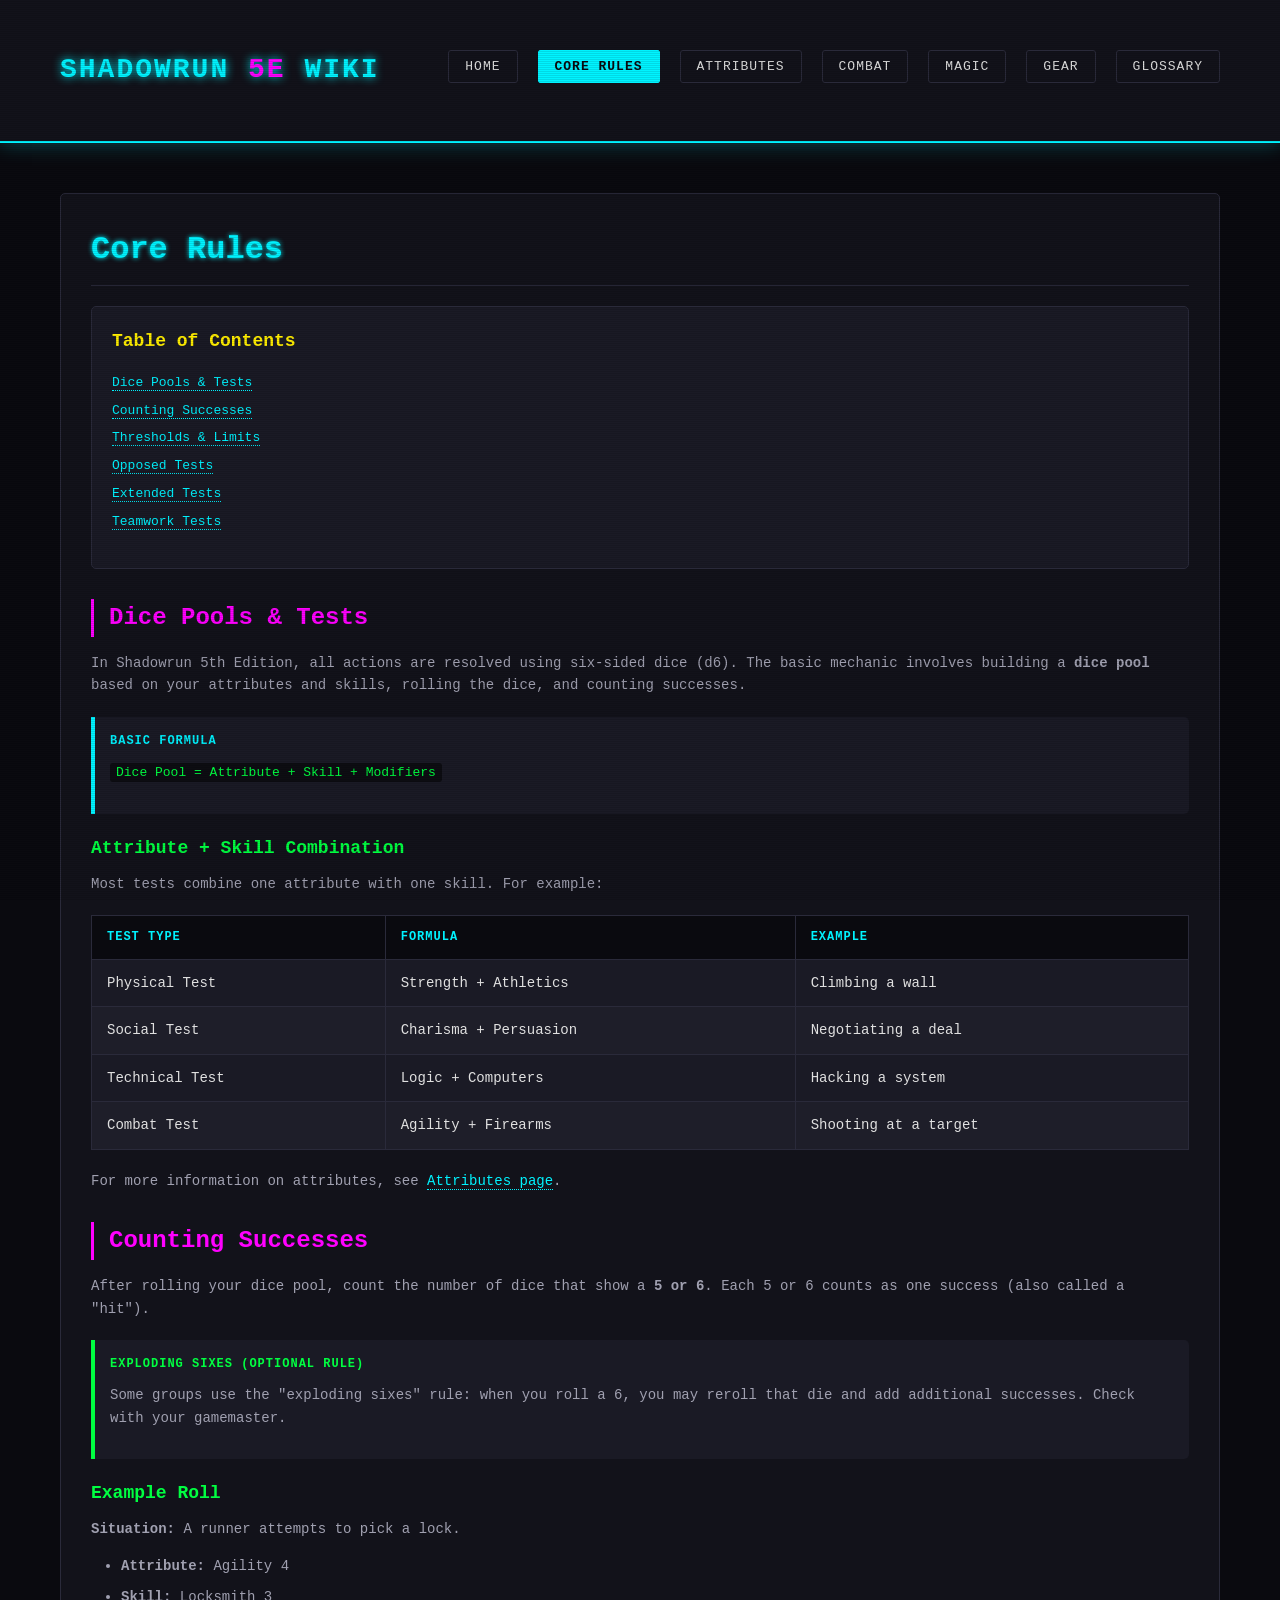
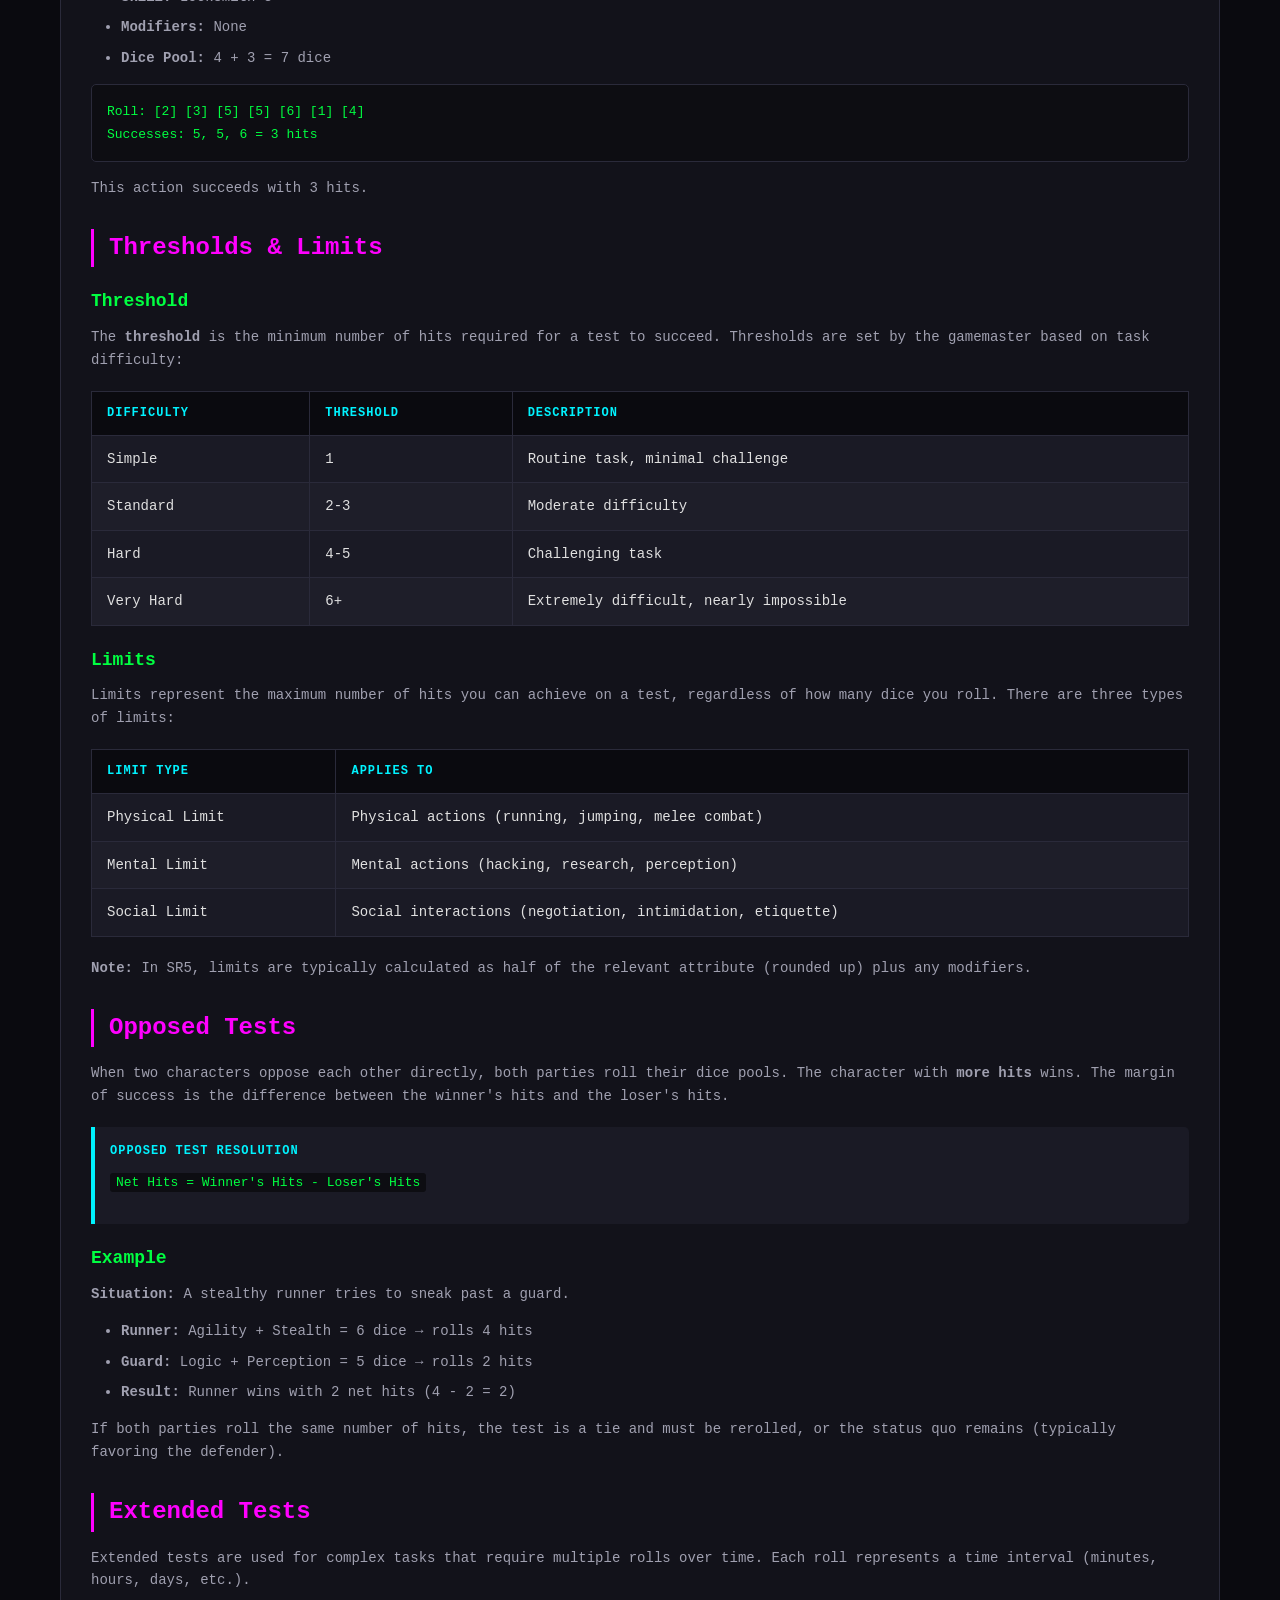
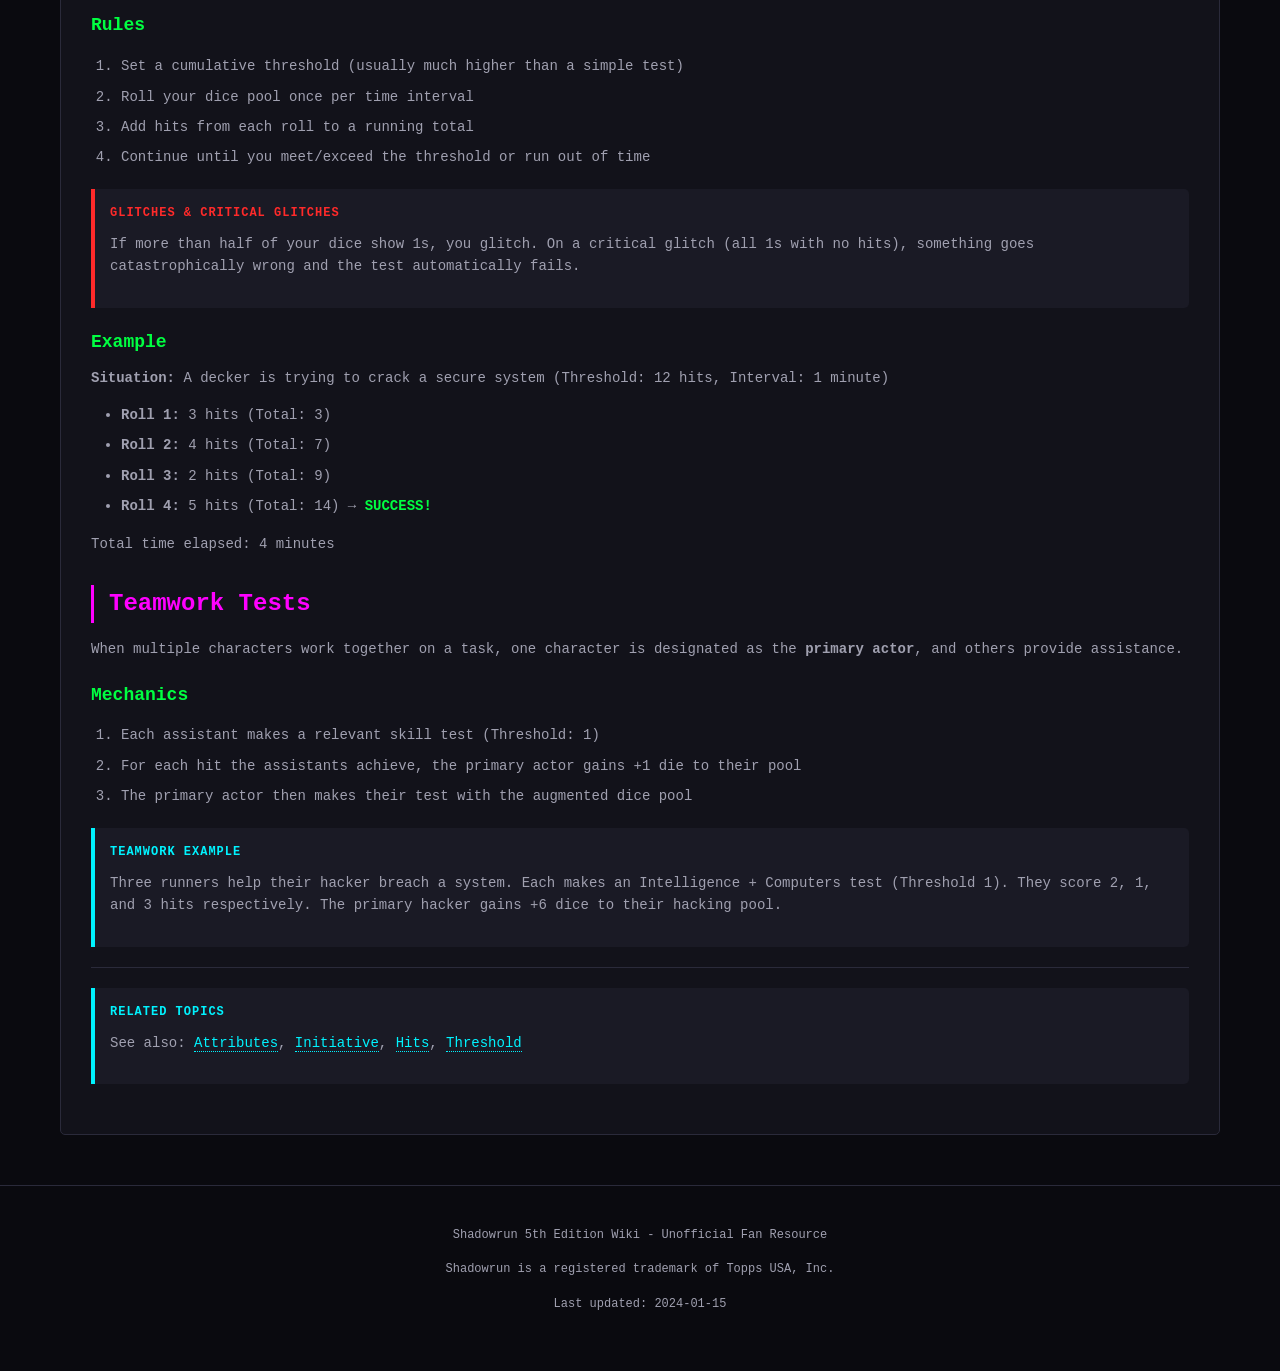
<file: sr5-wiki/pages/core_rules.html>
<!DOCTYPE html>
<html lang="en">
<head>
    <meta charset="UTF-8">
    <meta name="viewport" content="width=device-width, initial-scale=1.0">
    <meta name="description" content="Shadowrun 5th Edition - Core Rules and Mechanics Reference">
    <title>Core Rules - Shadowrun 5th Edition Wiki</title>
    
    <!-- Styles -->
    <link rel="stylesheet" href="../css/style.css">
</head>
<body>
    <!-- Header with Navigation -->
    <header>
        <div class="container header-content">
            <div class="logo">SHADOWRUN <span>5E</span> WIKI</div>
            <nav>
                <ul>
                    <li><a href="../index.html">Home</a></li>
                    <li><a href="core_rules.html" class="active">Core Rules</a></li>
                    <li><a href="attributes.html">Attributes</a></li>
                    <li><a href="combat.html">Combat</a></li>
                    <li><a href="magic.html">Magic</a></li>
                    <li><a href="gear.html">Gear</a></li>
                    <li><a href="glossary.html">Glossary</a></li>
                </ul>
            </nav>
        </div>
    </header>

    <!-- Main Content -->
    <div class="container">
        <main>
            <!-- Page Title -->
            <h1>Core Rules</h1>

            <!-- Table of Contents -->
            <div class="toc">
                <h3>Table of Contents</h3>
                <ul>
                    <li><a href="#dice-pools">Dice Pools & Tests</a></li>
                    <li><a href="#successes">Counting Successes</a></li>
                    <li><a href="#thresholds">Thresholds & Limits</a></li>
                    <li><a href="#opposed-tests">Opposed Tests</a></li>
                    <li><a href="#extended-tests">Extended Tests</a></li>
                    <li><a href="#teamwork">Teamwork Tests</a></li>
                </ul>
            </div>

            <!-- Page Content -->
            <div class="content">
                <section id="dice-pools">
                    <h2>Dice Pools & Tests</h2>
                    
                    <p>In Shadowrun 5th Edition, all actions are resolved using six-sided dice (d6). The basic mechanic involves building a <strong>dice pool</strong> based on your attributes and skills, rolling the dice, and counting successes.</p>

                    <div class="info-box">
                        <div class="info-box-title">Basic Formula</div>
                        <p><code class="text-neon-green">Dice Pool = Attribute + Skill + Modifiers</code></p>
                    </div>

                    <h3 id="attribute-skill-combination">Attribute + Skill Combination</h3>
                    
                    <p>Most tests combine one attribute with one skill. For example:</p>

                    <table>
                        <thead>
                            <tr>
                                <th>Test Type</th>
                                <th>Formula</th>
                                <th>Example</th>
                            </tr>
                        </thead>
                        <tbody>
                            <tr>
                                <td>Physical Test</td>
                                <td>Strength + Athletics</td>
                                <td>Climbing a wall</td>
                            </tr>
                            <tr>
                                <td>Social Test</td>
                                <td>Charisma + Persuasion</td>
                                <td>Negotiating a deal</td>
                            </tr>
                            <tr>
                                <td>Technical Test</td>
                                <td>Logic + Computers</td>
                                <td>Hacking a system</td>
                            </tr>
                            <tr>
                                <td>Combat Test</td>
                                <td>Agility + Firearms</td>
                                <td>Shooting at a target</td>
                            </tr>
                        </tbody>
                    </table>

                    <p class="mt-20">For more information on attributes, see <a href="attributes.html">Attributes page</a>.</p>
                </section>

                <section id="successes">
                    <h2>Counting Successes</h2>
                    
                    <p>After rolling your dice pool, count the number of dice that show a <strong>5 or 6</strong>. Each 5 or 6 counts as one success (also called a "hit").</p>

                    <div class="info-box tip">
                        <div class="info-box-title text-neon-green">Exploding Sixes (Optional Rule)</div>
                        <p>Some groups use the "exploding sixes" rule: when you roll a 6, you may reroll that die and add additional successes. Check with your gamemaster.</p>
                    </div>

                    <h3 id="example-roll">Example Roll</h3>
                    
                    <p><strong>Situation:</strong> A runner attempts to pick a lock.</p>
                    <ul>
                        <li><strong>Attribute:</strong> Agility 4</li>
                        <li><strong>Skill:</strong> Locksmith 3</li>
                        <li><strong>Modifiers:</strong> None</li>
                        <li><strong>Dice Pool:</strong> 4 + 3 = 7 dice</li>
                    </ul>

                    <pre><code>Roll: [2] [3] [5] [5] [6] [1] [4]
Successes: 5, 5, 6 = 3 hits</code></pre>

                    <p>This action succeeds with 3 hits.</p>
                </section>

                <section id="thresholds">
                    <h2>Thresholds & Limits</h2>
                    
                    <h3 id="threshold-definition">Threshold</h3>
                    
                    <p>The <strong>threshold</strong> is the minimum number of hits required for a test to succeed. Thresholds are set by the gamemaster based on task difficulty:</p>

                    <table>
                        <thead>
                            <tr>
                                <th>Difficulty</th>
                                <th>Threshold</th>
                                <th>Description</th>
                            </tr>
                        </thead>
                        <tbody>
                            <tr>
                                <td>Simple</td>
                                <td>1</td>
                                <td>Routine task, minimal challenge</td>
                            </tr>
                            <tr>
                                <td>Standard</td>
                                <td>2-3</td>
                                <td>Moderate difficulty</td>
                            </tr>
                            <tr>
                                <td>Hard</td>
                                <td>4-5</td>
                                <td>Challenging task</td>
                            </tr>
                            <tr>
                                <td>Very Hard</td>
                                <td>6+</td>
                                <td>Extremely difficult, nearly impossible</td>
                            </tr>
                        </tbody>
                    </table>

                    <h3 id="limits">Limits</h3>
                    
                    <p>Limits represent the maximum number of hits you can achieve on a test, regardless of how many dice you roll. There are three types of limits:</p>

                    <table>
                        <thead>
                            <tr>
                                <th>Limit Type</th>
                                <th>Applies To</th>
                            </tr>
                        </thead>
                        <tbody>
                            <tr>
                                <td>Physical Limit</td>
                                <td>Physical actions (running, jumping, melee combat)</td>
                            </tr>
                            <tr>
                                <td>Mental Limit</td>
                                <td>Mental actions (hacking, research, perception)</td>
                            </tr>
                            <tr>
                                <td>Social Limit</td>
                                <td>Social interactions (negotiation, intimidation, etiquette)</td>
                            </tr>
                        </tbody>
                    </table>

                    <p class="mt-20"><strong>Note:</strong> In SR5, limits are typically calculated as half of the relevant attribute (rounded up) plus any modifiers.</p>
                </section>

                <section id="opposed-tests">
                    <h2>Opposed Tests</h2>
                    
                    <p>When two characters oppose each other directly, both parties roll their dice pools. The character with <strong>more hits</strong> wins. The margin of success is the difference between the winner's hits and the loser's hits.</p>

                    <div class="info-box">
                        <div class="info-box-title">Opposed Test Resolution</div>
                        <p><code class="text-neon-green">Net Hits = Winner's Hits - Loser's Hits</code></p>
                    </div>

                    <h3 id="opposed-test-example">Example</h3>
                    
                    <p><strong>Situation:</strong> A stealthy runner tries to sneak past a guard.</p>
                    <ul>
                        <li><strong>Runner:</strong> Agility + Stealth = 6 dice → rolls 4 hits</li>
                        <li><strong>Guard:</strong> Logic + Perception = 5 dice → rolls 2 hits</li>
                        <li><strong>Result:</strong> Runner wins with 2 net hits (4 - 2 = 2)</li>
                    </ul>

                    <p>If both parties roll the same number of hits, the test is a tie and must be rerolled, or the status quo remains (typically favoring the defender).</p>
                </section>

                <section id="extended-tests">
                    <h2>Extended Tests</h2>
                    
                    <p>Extended tests are used for complex tasks that require multiple rolls over time. Each roll represents a time interval (minutes, hours, days, etc.).</p>

                    <h3 id="extended-test-rules">Rules</h3>
                    
                    <ol>
                        <li>Set a cumulative threshold (usually much higher than a simple test)</li>
                        <li>Roll your dice pool once per time interval</li>
                        <li>Add hits from each roll to a running total</li>
                        <li>Continue until you meet/exceed the threshold or run out of time</li>
                    </ol>

                    <div class="info-box warning">
                        <div class="info-box-title text-neon-red">Glitches & Critical Glitches</div>
                        <p>If more than half of your dice show 1s, you glitch. On a critical glitch (all 1s with no hits), something goes catastrophically wrong and the test automatically fails.</p>
                    </div>

                    <h3 id="extended-test-example">Example</h3>
                    
                    <p><strong>Situation:</strong> A decker is trying to crack a secure system (Threshold: 12 hits, Interval: 1 minute)</p>
                    <ul>
                        <li><strong>Roll 1:</strong> 3 hits (Total: 3)</li>
                        <li><strong>Roll 2:</strong> 4 hits (Total: 7)</li>
                        <li><strong>Roll 3:</strong> 2 hits (Total: 9)</li>
                        <li><strong>Roll 4:</strong> 5 hits (Total: 14) → <span class="text-neon-green bold">SUCCESS!</span></li>
                    </ul>

                    <p>Total time elapsed: 4 minutes</p>
                </section>

                <section id="teamwork">
                    <h2>Teamwork Tests</h2>
                    
                    <p>When multiple characters work together on a task, one character is designated as the <strong>primary actor</strong>, and others provide assistance.</p>

                    <h3 id="teamwork-mechanics">Mechanics</h3>
                    
                    <ol>
                        <li>Each assistant makes a relevant skill test (Threshold: 1)</li>
                        <li>For each hit the assistants achieve, the primary actor gains +1 die to their pool</li>
                        <li>The primary actor then makes their test with the augmented dice pool</li>
                    </ol>

                    <div class="info-box">
                        <div class="info-box-title">Teamwork Example</div>
                        <p>Three runners help their hacker breach a system. Each makes an Intelligence + Computers test (Threshold 1). They score 2, 1, and 3 hits respectively. The primary hacker gains +6 dice to their hacking pool.</p>
                    </div>

                    <hr class="mt-20 mb-20" style="border: none; border-top: 1px solid var(--border-color);">

                    <div class="info-box">
                        <div class="info-box-title">Related Topics</div>
                        <p>
                            See also: 
                            <a href="attributes.html">Attributes</a>, 
                            <a href="combat.html#initiative">Initiative</a>,
                            <a href="glossary.html#hits">Hits</a>,
                            <a href="glossary.html#threshold">Threshold</a>
                        </p>
                    </div>
                </section>
            </div>
        </main>
    </div>

    <!-- Footer -->
    <footer>
        <div class="container">
            <p>Shadowrun 5th Edition Wiki - Unofficial Fan Resource</p>
            <p>Shadowrun is a registered trademark of Topps USA, Inc.</p>
            <p>Last updated: 2024-01-15</p>
        </div>
    </footer>

    <!-- Scripts -->
    <script src="../js/search.js"></script>
</body>
</html>
</file>
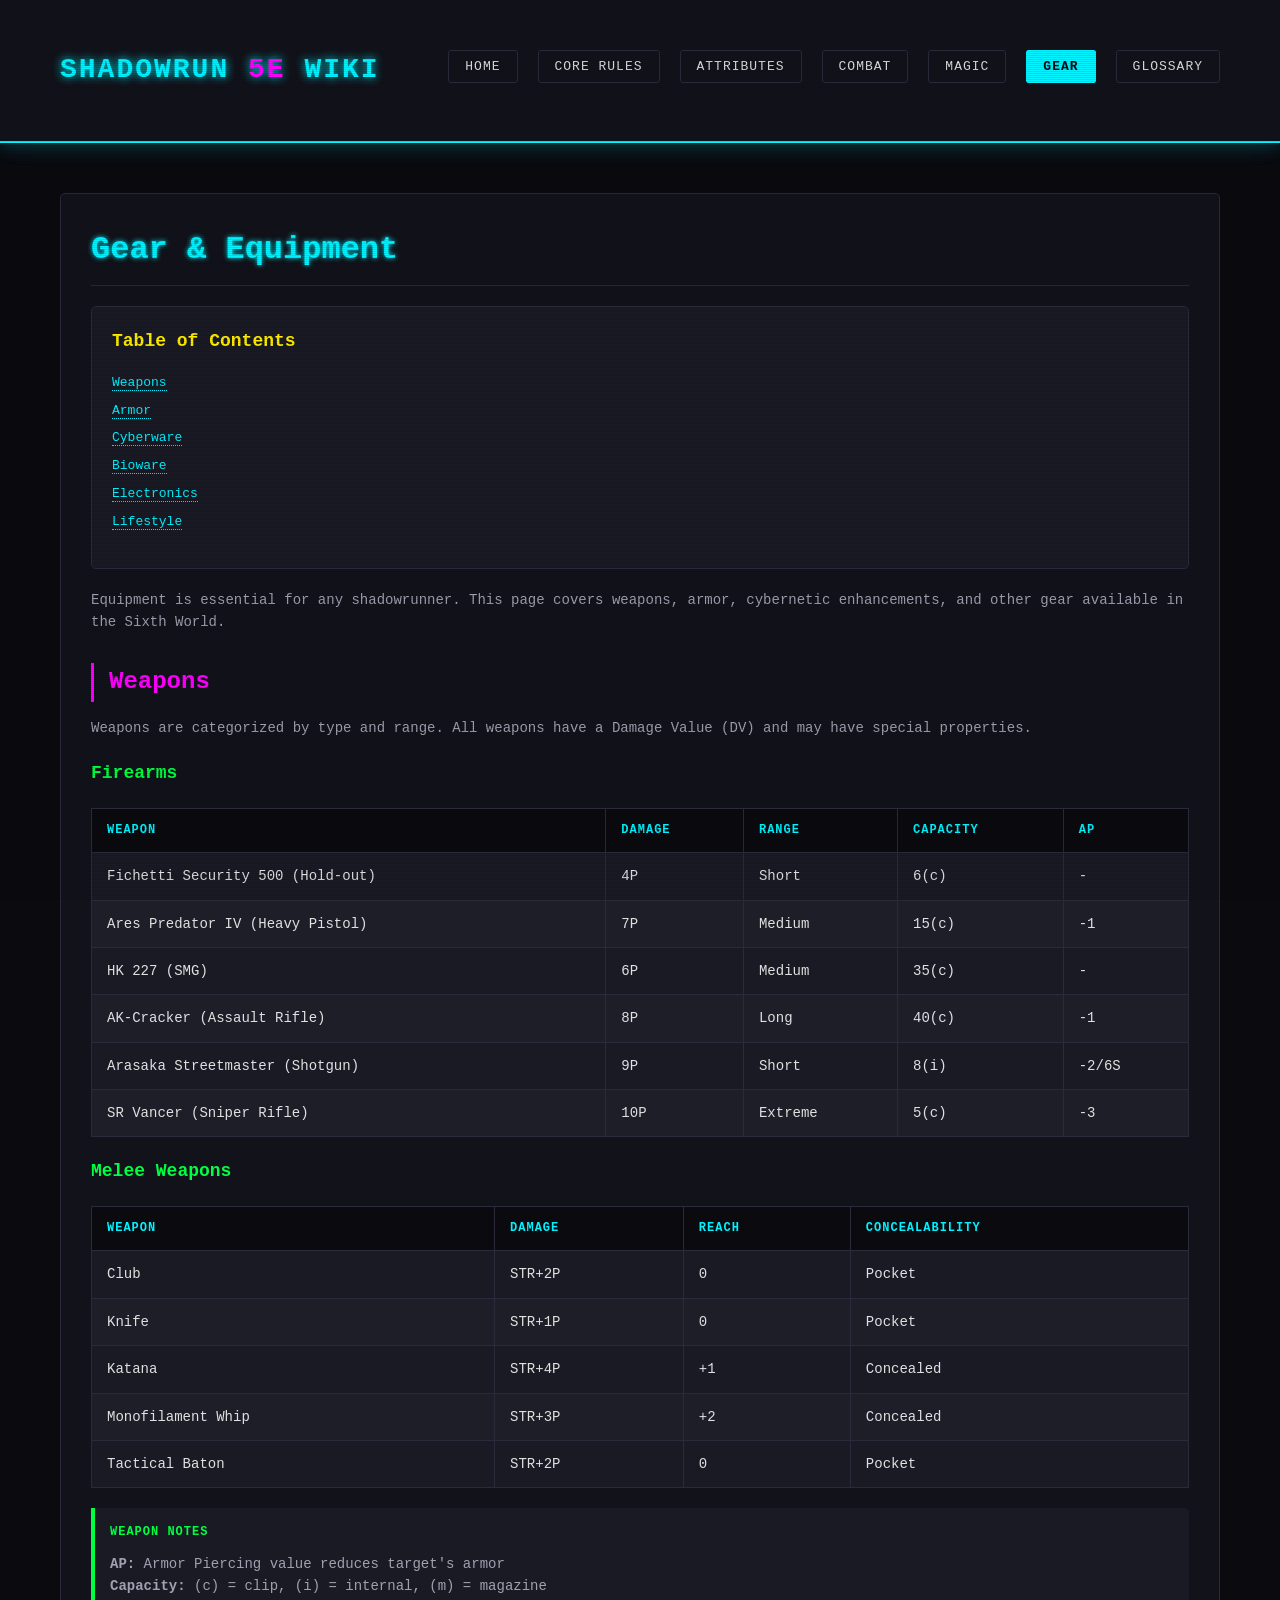
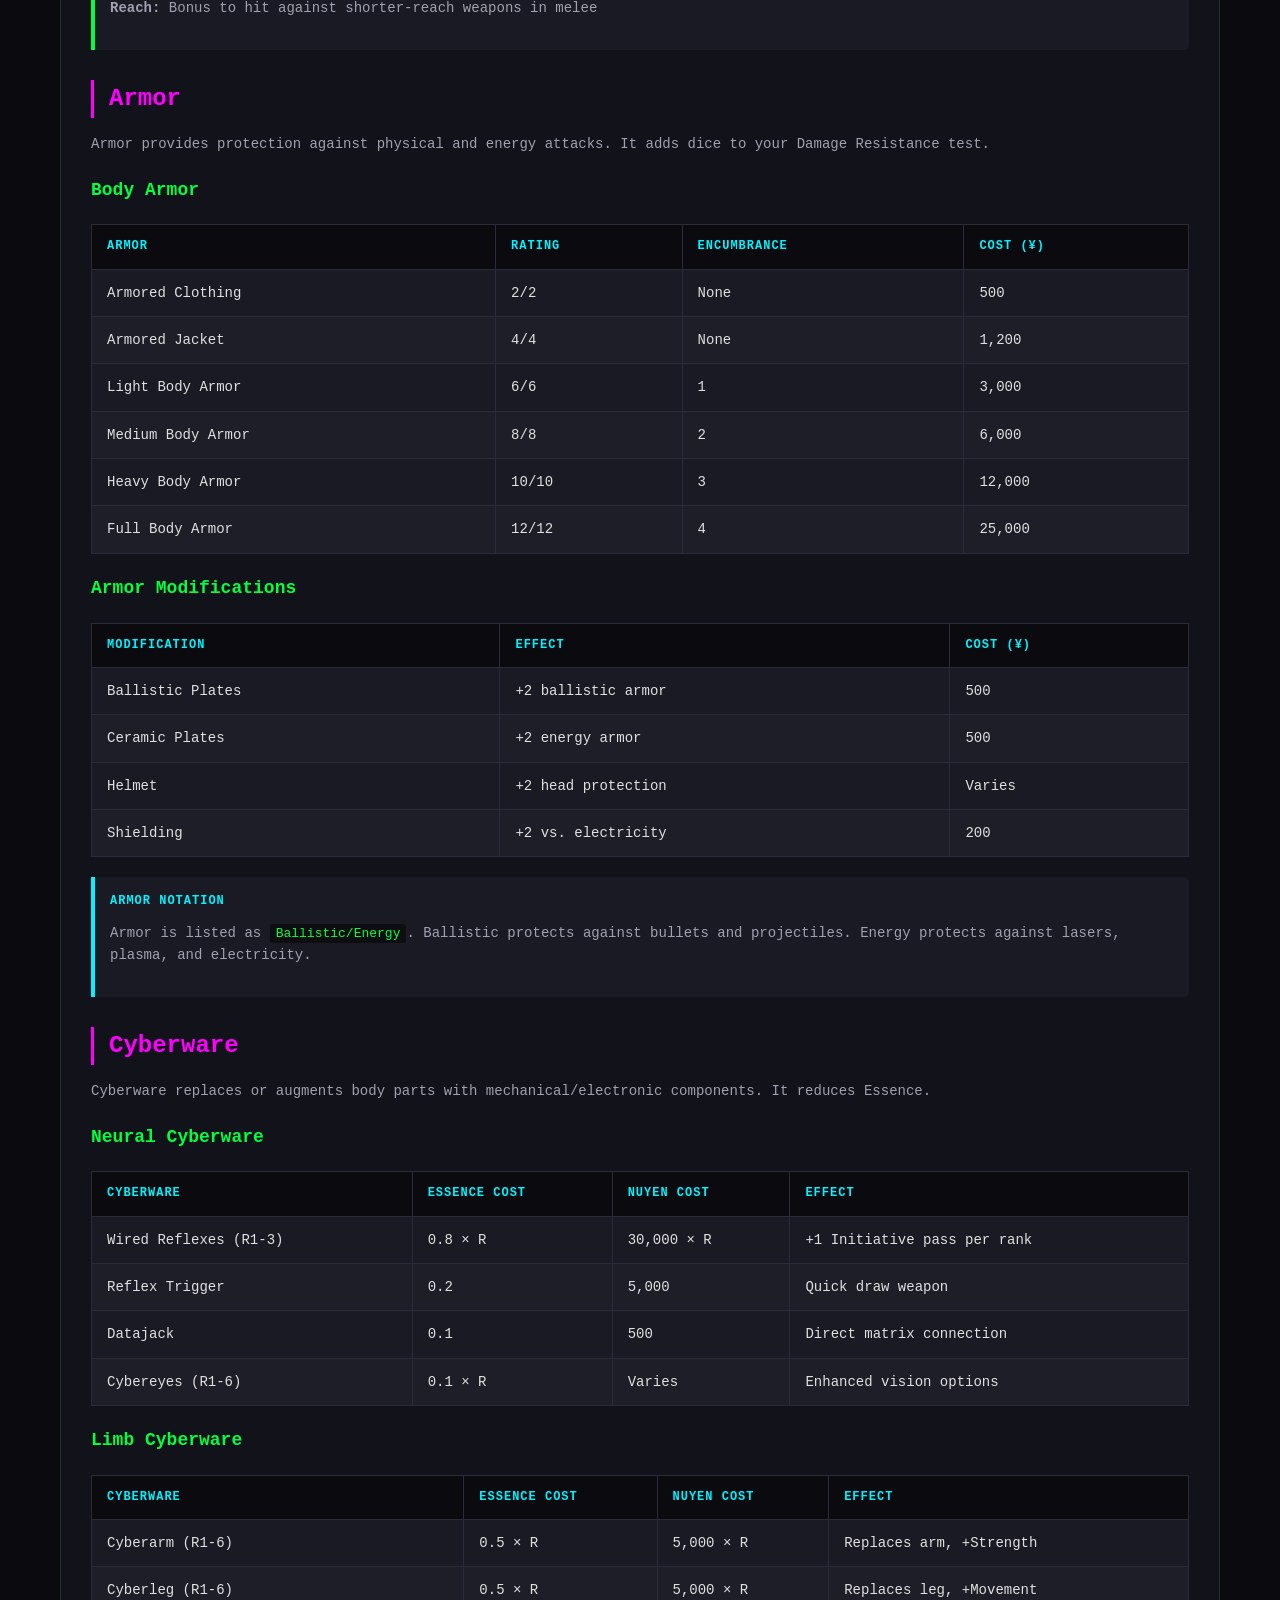
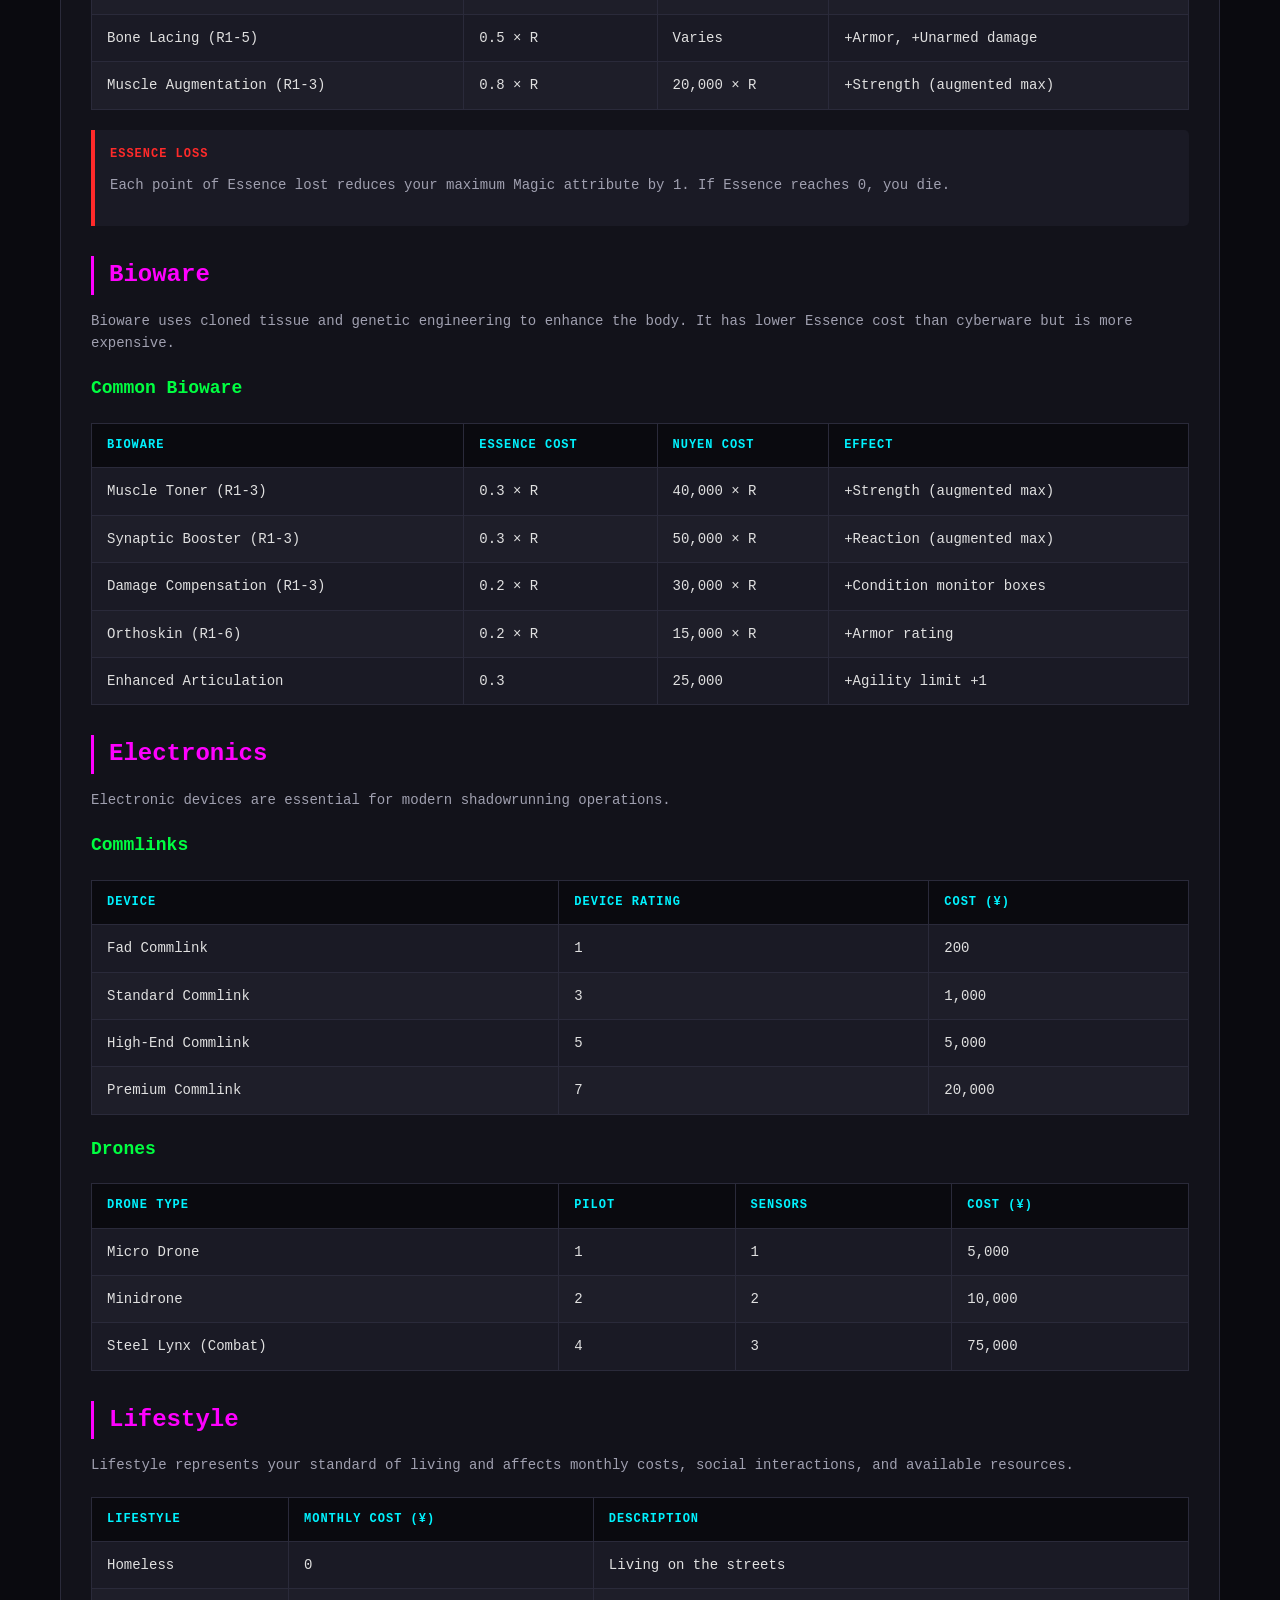
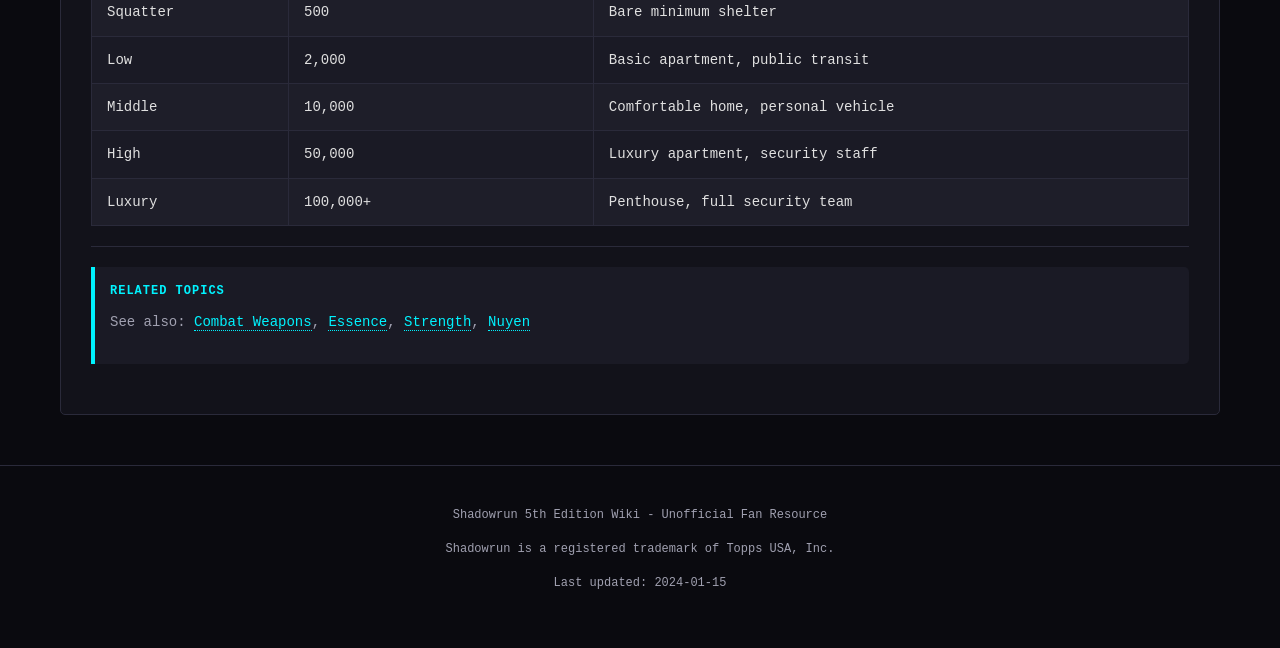
<file: sr5-wiki/pages/gear.html>
<!DOCTYPE html>
<html lang="en">
<head>
    <meta charset="UTF-8">
    <meta name="viewport" content="width=device-width, initial-scale=1.0">
    <meta name="description" content="Shadowrun 5th Edition - Gear and Equipment Reference Guide">
    <title>Gear & Equipment - Shadowrun 5th Edition Wiki</title>
    
    <!-- Styles -->
    <link rel="stylesheet" href="../css/style.css">
</head>
<body>
    <!-- Header with Navigation -->
    <header>
        <div class="container header-content">
            <div class="logo">SHADOWRUN <span>5E</span> WIKI</div>
            <nav>
                <ul>
                    <li><a href="../index.html">Home</a></li>
                    <li><a href="core_rules.html">Core Rules</a></li>
                    <li><a href="attributes.html">Attributes</a></li>
                    <li><a href="combat.html">Combat</a></li>
                    <li><a href="magic.html">Magic</a></li>
                    <li><a href="gear.html" class="active">Gear</a></li>
                    <li><a href="glossary.html">Glossary</a></li>
                </ul>
            </nav>
        </div>
    </header>

    <!-- Main Content -->
    <div class="container">
        <main>
            <!-- Page Title -->
            <h1>Gear & Equipment</h1>

            <!-- Table of Contents -->
            <div class="toc">
                <h3>Table of Contents</h3>
                <ul>
                    <li><a href="#weapons">Weapons</a></li>
                    <li><a href="#armor">Armor</a></li>
                    <li><a href="#cyberware">Cyberware</a></li>
                    <li><a href="#bioware">Bioware</a></li>
                    <li><a href="#electronics">Electronics</a></li>
                    <li><a href="#lifestyle">Lifestyle</a></li>
                </ul>
            </div>

            <!-- Page Content -->
            <div class="content">
                <p>Equipment is essential for any shadowrunner. This page covers weapons, armor, cybernetic enhancements, and other gear available in the Sixth World.</p>

                <section id="weapons">
                    <h2>Weapons</h2>
                    
                    <p>Weapons are categorized by type and range. All weapons have a Damage Value (DV) and may have special properties.</p>

                    <h3 id="firearms">Firearms</h3>

                    <table>
                        <thead>
                            <tr>
                                <th>Weapon</th>
                                <th>Damage</th>
                                <th>Range</th>
                                <th>Capacity</th>
                                <th>AP</th>
                            </tr>
                        </thead>
                        <tbody>
                            <tr id="fichetti-security-500">
                                <td>Fichetti Security 500 (Hold-out)</td>
                                <td>4P</td>
                                <td>Short</td>
                                <td>6(c)</td>
                                <td>-</td>
                            </tr>
                            <tr id="ares-predator-iv">
                                <td>Ares Predator IV (Heavy Pistol)</td>
                                <td>7P</td>
                                <td>Medium</td>
                                <td>15(c)</td>
                                <td>-1</td>
                            </tr>
                            <tr id="hk-227">
                                <td>HK 227 (SMG)</td>
                                <td>6P</td>
                                <td>Medium</td>
                                <td>35(c)</td>
                                <td>-</td>
                            </tr>
                            <tr id="ak-cracker">
                                <td>AK-Cracker (Assault Rifle)</td>
                                <td>8P</td>
                                <td>Long</td>
                                <td>40(c)</td>
                                <td>-1</td>
                            </tr>
                            <tr id="arasaka-streetmaster">
                                <td>Arasaka Streetmaster (Shotgun)</td>
                                <td>9P</td>
                                <td>Short</td>
                                <td>8(i)</td>
                                <td>-2/6S</td>
                            </tr>
                            <tr id="sniper-rifle">
                                <td>SR Vancer (Sniper Rifle)</td>
                                <td>10P</td>
                                <td>Extreme</td>
                                <td>5(c)</td>
                                <td>-3</td>
                            </tr>
                        </tbody>
                    </table>

                    <h3 id="melee-weapons">Melee Weapons</h3>

                    <table>
                        <thead>
                            <tr>
                                <th>Weapon</th>
                                <th>Damage</th>
                                <th>Reach</th>
                                <th>Concealability</th>
                            </tr>
                        </thead>
                        <tbody>
                            <tr id="club">
                                <td>Club</td>
                                <td>STR+2P</td>
                                <td>0</td>
                                <td>Pocket</td>
                            </tr>
                            <tr id="knife">
                                <td>Knife</td>
                                <td>STR+1P</td>
                                <td>0</td>
                                <td>Pocket</td>
                            </tr>
                            <tr id="katana">
                                <td>Katana</td>
                                <td>STR+4P</td>
                                <td>+1</td>
                                <td>Concealed</td>
                            </tr>
                            <tr id="monofilament-whip">
                                <td>Monofilament Whip</td>
                                <td>STR+3P</td>
                                <td>+2</td>
                                <td>Concealed</td>
                            </tr>
                            <tr id="tactical-baton">
                                <td>Tactical Baton</td>
                                <td>STR+2P</td>
                                <td>0</td>
                                <td>Pocket</td>
                            </tr>
                        </tbody>
                    </table>

                    <div class="info-box tip mt-20">
                        <div class="info-box-title text-neon-green">Weapon Notes</div>
                        <p><strong>AP:</strong> Armor Piercing value reduces target's armor<br>
                        <strong>Capacity:</strong> (c) = clip, (i) = internal, (m) = magazine<br>
                        <strong>Reach:</strong> Bonus to hit against shorter-reach weapons in melee</p>
                    </div>
                </section>

                <section id="armor">
                    <h2>Armor</h2>
                    
                    <p>Armor provides protection against physical and energy attacks. It adds dice to your Damage Resistance test.</p>

                    <h3 id="body-armor">Body Armor</h3>

                    <table>
                        <thead>
                            <tr>
                                <th>Armor</th>
                                <th>Rating</th>
                                <th>Encumbrance</th>
                                <th>Cost (¥)</th>
                            </tr>
                        </thead>
                        <tbody>
                            <tr id="armored-clothing">
                                <td>Armored Clothing</td>
                                <td>2/2</td>
                                <td>None</td>
                                <td>500</td>
                            </tr>
                            <tr id="armored-jacket">
                                <td>Armored Jacket</td>
                                <td>4/4</td>
                                <td>None</td>
                                <td>1,200</td>
                            </tr>
                            <tr id="light-body-armor">
                                <td>Light Body Armor</td>
                                <td>6/6</td>
                                <td>1</td>
                                <td>3,000</td>
                            </tr>
                            <tr id="medium-body-armor">
                                <td>Medium Body Armor</td>
                                <td>8/8</td>
                                <td>2</td>
                                <td>6,000</td>
                            </tr>
                            <tr id="heavy-body-armor">
                                <td>Heavy Body Armor</td>
                                <td>10/10</td>
                                <td>3</td>
                                <td>12,000</td>
                            </tr>
                            <tr id="full-body-armor">
                                <td>Full Body Armor</td>
                                <td>12/12</td>
                                <td>4</td>
                                <td>25,000</td>
                            </tr>
                        </tbody>
                    </table>

                    <h3 id="armor-modifications">Armor Modifications</h3>

                    <table>
                        <thead>
                            <tr>
                                <th>Modification</th>
                                <th>Effect</th>
                                <th>Cost (¥)</th>
                            </tr>
                        </thead>
                        <tbody>
                            <tr>
                                <td>Ballistic Plates</td>
                                <td>+2 ballistic armor</td>
                                <td>500</td>
                            </tr>
                            <tr>
                                <td>Ceramic Plates</td>
                                <td>+2 energy armor</td>
                                <td>500</td>
                            </tr>
                            <tr>
                                <td>Helmet</td>
                                <td>+2 head protection</td>
                                <td>Varies</td>
                            </tr>
                            <tr>
                                <td>Shielding</td>
                                <td>+2 vs. electricity</td>
                                <td>200</td>
                            </tr>
                        </tbody>
                    </table>

                    <div class="info-box">
                        <div class="info-box-title">Armor Notation</div>
                        <p>Armor is listed as <code>Ballistic/Energy</code>. Ballistic protects against bullets and projectiles. Energy protects against lasers, plasma, and electricity.</p>
                    </div>
                </section>

                <section id="cyberware">
                    <h2>Cyberware</h2>
                    
                    <p>Cyberware replaces or augments body parts with mechanical/electronic components. It reduces Essence.</p>

                    <h3 id="neural-cyberware">Neural Cyberware</h3>

                    <table>
                        <thead>
                            <tr>
                                <th>Cyberware</th>
                                <th>Essence Cost</th>
                                <th>Nuyen Cost</th>
                                <th>Effect</th>
                            </tr>
                        </thead>
                        <tbody>
                            <tr id="wired-reflexes">
                                <td>Wired Reflexes (R1-3)</td>
                                <td>0.8 × R</td>
                                <td>30,000 × R</td>
                                <td>+1 Initiative pass per rank</td>
                            </tr>
                            <tr id="reflex-trigger">
                                <td>Reflex Trigger</td>
                                <td>0.2</td>
                                <td>5,000</td>
                                <td>Quick draw weapon</td>
                            </tr>
                            <tr id="datajack">
                                <td>Datajack</td>
                                <td>0.1</td>
                                <td>500</td>
                                <td>Direct matrix connection</td>
                            </tr>
                            <tr id="cybereyes">
                                <td>Cybereyes (R1-6)</td>
                                <td>0.1 × R</td>
                                <td>Varies</td>
                                <td>Enhanced vision options</td>
                            </tr>
                        </tbody>
                    </table>

                    <h3 id="limb-cyberware">Limb Cyberware</h3>

                    <table>
                        <thead>
                            <tr>
                                <th>Cyberware</th>
                                <th>Essence Cost</th>
                                <th>Nuyen Cost</th>
                                <th>Effect</th>
                            </tr>
                        </thead>
                        <tbody>
                            <tr id="cyberarm">
                                <td>Cyberarm (R1-6)</td>
                                <td>0.5 × R</td>
                                <td>5,000 × R</td>
                                <td>Replaces arm, +Strength</td>
                            </tr>
                            <tr id="cyberleg">
                                <td>Cyberleg (R1-6)</td>
                                <td>0.5 × R</td>
                                <td>5,000 × R</td>
                                <td>Replaces leg, +Movement</td>
                            </tr>
                            <tr id="bone-lacing">
                                <td>Bone Lacing (R1-5)</td>
                                <td>0.5 × R</td>
                                <td>Varies</td>
                                <td>+Armor, +Unarmed damage</td>
                            </tr>
                            <tr id="muscle-augmentation">
                                <td>Muscle Augmentation (R1-3)</td>
                                <td>0.8 × R</td>
                                <td>20,000 × R</td>
                                <td>+Strength (augmented max)</td>
                            </tr>
                        </tbody>
                    </table>

                    <div class="info-box warning mt-20">
                        <div class="info-box-title text-neon-red">Essence Loss</div>
                        <p>Each point of Essence lost reduces your maximum Magic attribute by 1. If Essence reaches 0, you die.</p>
                    </div>
                </section>

                <section id="bioware">
                    <h2>Bioware</h2>
                    
                    <p>Bioware uses cloned tissue and genetic engineering to enhance the body. It has lower Essence cost than cyberware but is more expensive.</p>

                    <h3 id="common-bioware">Common Bioware</h3>

                    <table>
                        <thead>
                            <tr>
                                <th>Bioware</th>
                                <th>Essence Cost</th>
                                <th>Nuyen Cost</th>
                                <th>Effect</th>
                            </tr>
                        </thead>
                        <tbody>
                            <tr id="muscle-toner">
                                <td>Muscle Toner (R1-3)</td>
                                <td>0.3 × R</td>
                                <td>40,000 × R</td>
                                <td>+Strength (augmented max)</td>
                            </tr>
                            <tr id="synaptic-booster">
                                <td>Synaptic Booster (R1-3)</td>
                                <td>0.3 × R</td>
                                <td>50,000 × R</td>
                                <td>+Reaction (augmented max)</td>
                            </tr>
                            <tr id="damage-compensation">
                                <td>Damage Compensation (R1-3)</td>
                                <td>0.2 × R</td>
                                <td>30,000 × R</td>
                                <td>+Condition monitor boxes</td>
                            </tr>
                            <tr id="orthoskin">
                                <td>Orthoskin (R1-6)</td>
                                <td>0.2 × R</td>
                                <td>15,000 × R</td>
                                <td>+Armor rating</td>
                            </tr>
                            <tr id="enhanced-articulation">
                                <td>Enhanced Articulation</td>
                                <td>0.3</td>
                                <td>25,000</td>
                                <td>+Agility limit +1</td>
                            </tr>
                        </tbody>
                    </table>
                </section>

                <section id="electronics">
                    <h2>Electronics</h2>
                    
                    <p>Electronic devices are essential for modern shadowrunning operations.</p>

                    <h3 id="commlinks">Commlinks</h3>

                    <table>
                        <thead>
                            <tr>
                                <th>Device</th>
                                <th>Device Rating</th>
                                <th>Cost (¥)</th>
                            </tr>
                        </thead>
                        <tbody>
                            <tr id="fad-commlink">
                                <td>Fad Commlink</td>
                                <td>1</td>
                                <td>200</td>
                            </tr>
                            <tr id="standard-commlink">
                                <td>Standard Commlink</td>
                                <td>3</td>
                                <td>1,000</td>
                            </tr>
                            <tr id="high-end-commlink">
                                <td>High-End Commlink</td>
                                <td>5</td>
                                <td>5,000</td>
                            </tr>
                            <tr id="premium-commlink">
                                <td>Premium Commlink</td>
                                <td>7</td>
                                <td>20,000</td>
                            </tr>
                        </tbody>
                    </table>

                    <h3 id="drones">Drones</h3>

                    <table>
                        <thead>
                            <tr>
                                <th>Drone Type</th>
                                <th>Pilot</th>
                                <th>Sensors</th>
                                <th>Cost (¥)</th>
                            </tr>
                        </thead>
                        <tbody>
                            <tr id="micro-drone">
                                <td>Micro Drone</td>
                                <td>1</td>
                                <td>1</td>
                                <td>5,000</td>
                            </tr>
                            <tr id="minidrone">
                                <td>Minidrone</td>
                                <td>2</td>
                                <td>2</td>
                                <td>10,000</td>
                            </tr>
                            <tr id="steel Lynx">
                                <td>Steel Lynx (Combat)</td>
                                <td>4</td>
                                <td>3</td>
                                <td>75,000</td>
                            </tr>
                        </tbody>
                    </table>
                </section>

                <section id="lifestyle">
                    <h2>Lifestyle</h2>
                    
                    <p>Lifestyle represents your standard of living and affects monthly costs, social interactions, and available resources.</p>

                    <table>
                        <thead>
                            <tr>
                                <th>Lifestyle</th>
                                <th>Monthly Cost (¥)</th>
                                <th>Description</th>
                            </tr>
                        </thead>
                        <tbody>
                            <tr id="homeless">
                                <td>Homeless</td>
                                <td>0</td>
                                <td>Living on the streets</td>
                            </tr>
                            <tr id="squatter">
                                <td>Squatter</td>
                                <td>500</td>
                                <td>Bare minimum shelter</td>
                            </tr>
                            <tr id="low">
                                <td>Low</td>
                                <td>2,000</td>
                                <td>Basic apartment, public transit</td>
                            </tr>
                            <tr id="middle">
                                <td>Middle</td>
                                <td>10,000</td>
                                <td>Comfortable home, personal vehicle</td>
                            </tr>
                            <tr id="high">
                                <td>High</td>
                                <td>50,000</td>
                                <td>Luxury apartment, security staff</td>
                            </tr>
                            <tr id="luxury">
                                <td>Luxury</td>
                                <td>100,000+</td>
                                <td>Penthouse, full security team</td>
                            </tr>
                        </tbody>
                    </table>

                    <hr class="mt-20 mb-20" style="border: none; border-top: 1px solid var(--border-color);">

                    <div class="info-box">
                        <div class="info-box-title">Related Topics</div>
                        <p>
                            See also: 
                            <a href="combat.html#weapons">Combat Weapons</a>, 
                            <a href="attributes.html#essence">Essence</a>,
                            <a href="attributes.html#strength">Strength</a>,
                            <a href="glossary.html#nuyen">Nuyen</a>
                        </p>
                    </div>
                </section>
            </div>
        </main>
    </div>

    <!-- Footer -->
    <footer>
        <div class="container">
            <p>Shadowrun 5th Edition Wiki - Unofficial Fan Resource</p>
            <p>Shadowrun is a registered trademark of Topps USA, Inc.</p>
            <p>Last updated: 2024-01-15</p>
        </div>
    </footer>

    <!-- Scripts -->
    <script src="../js/search.js"></script>
</body>
</html>
</file>
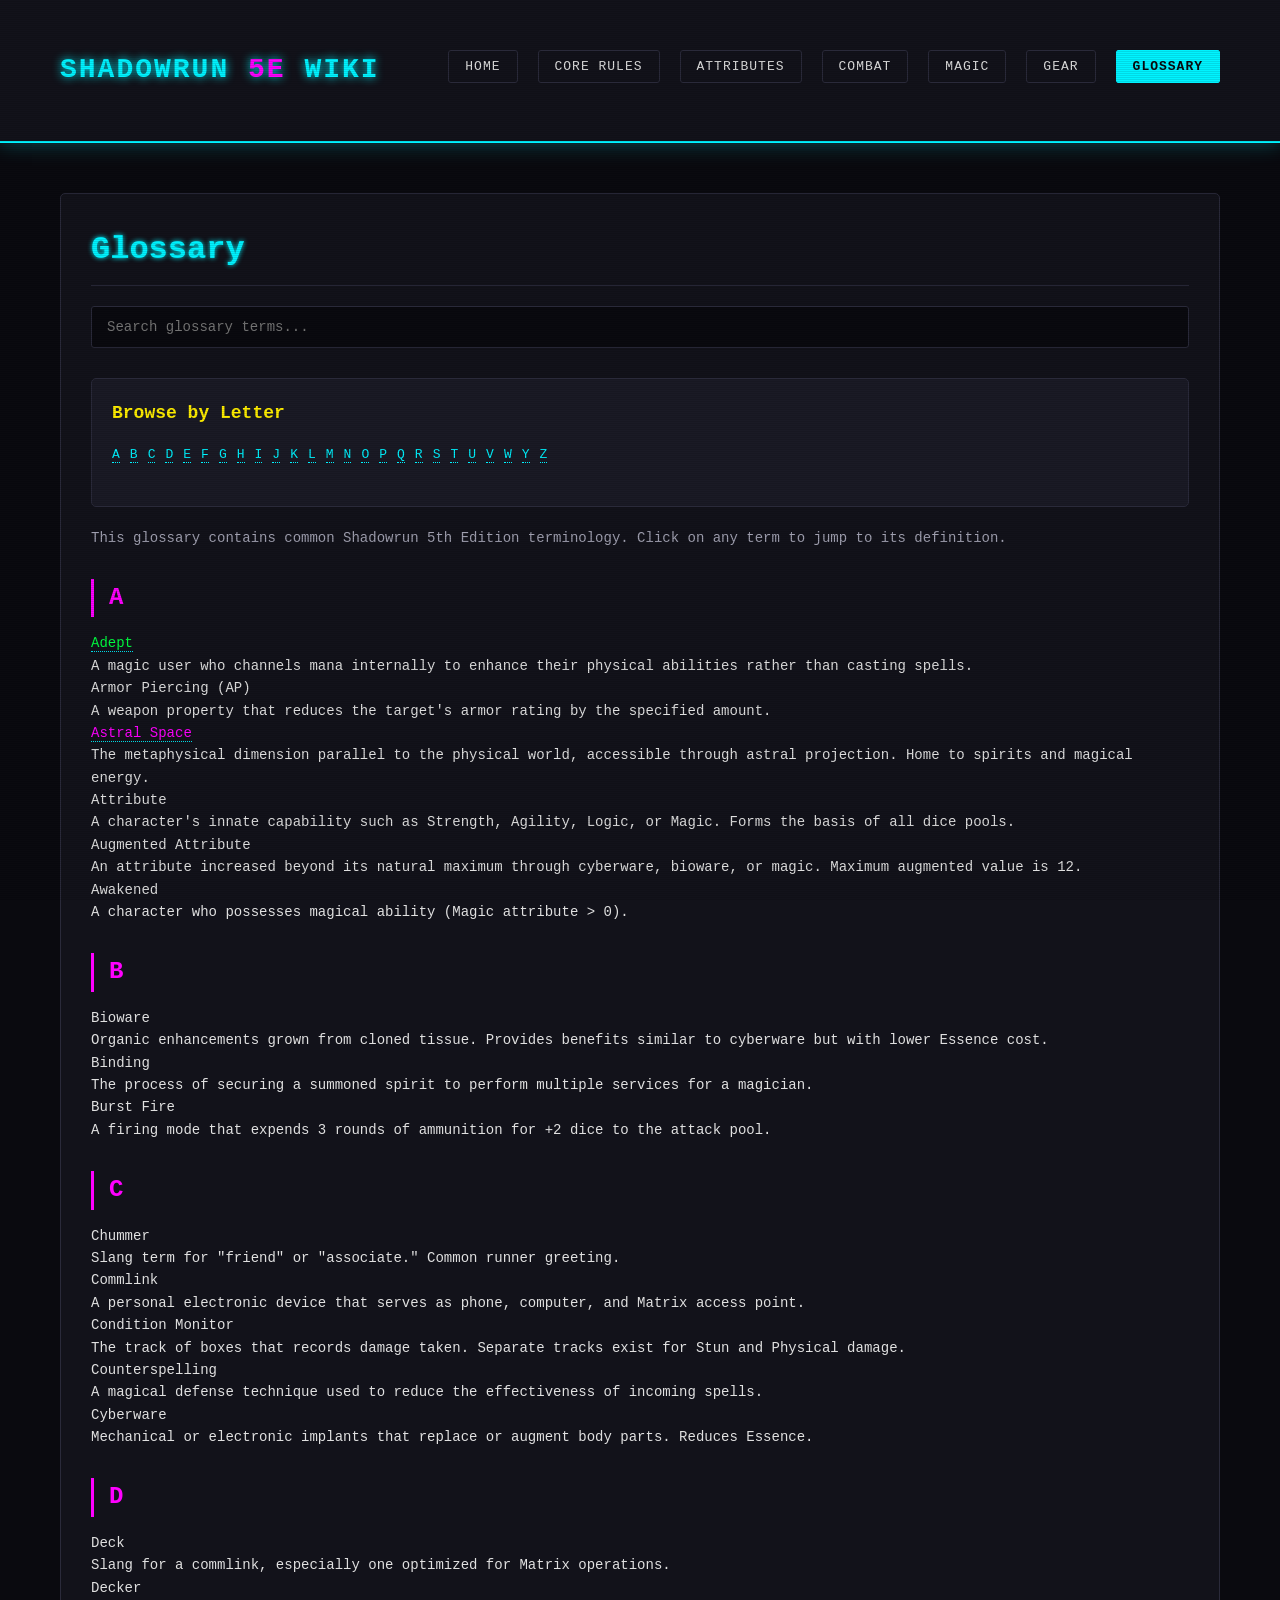
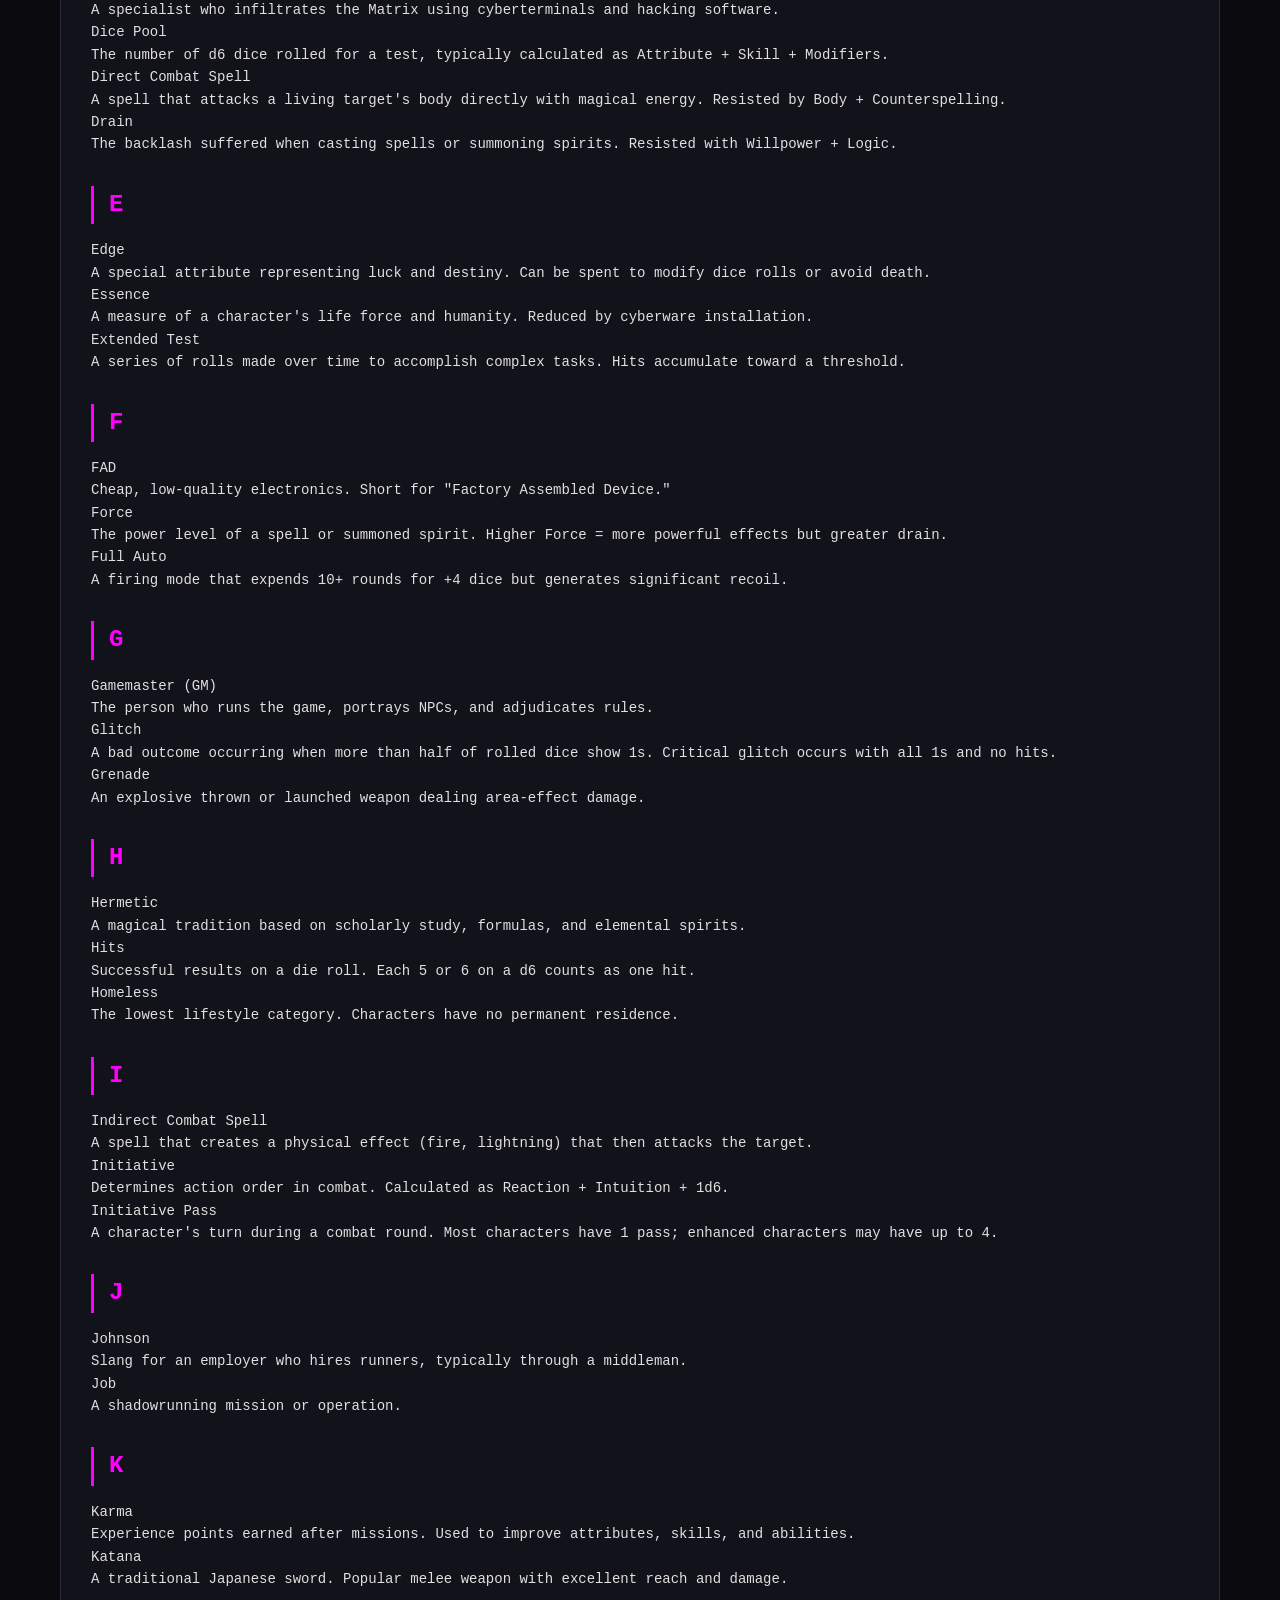
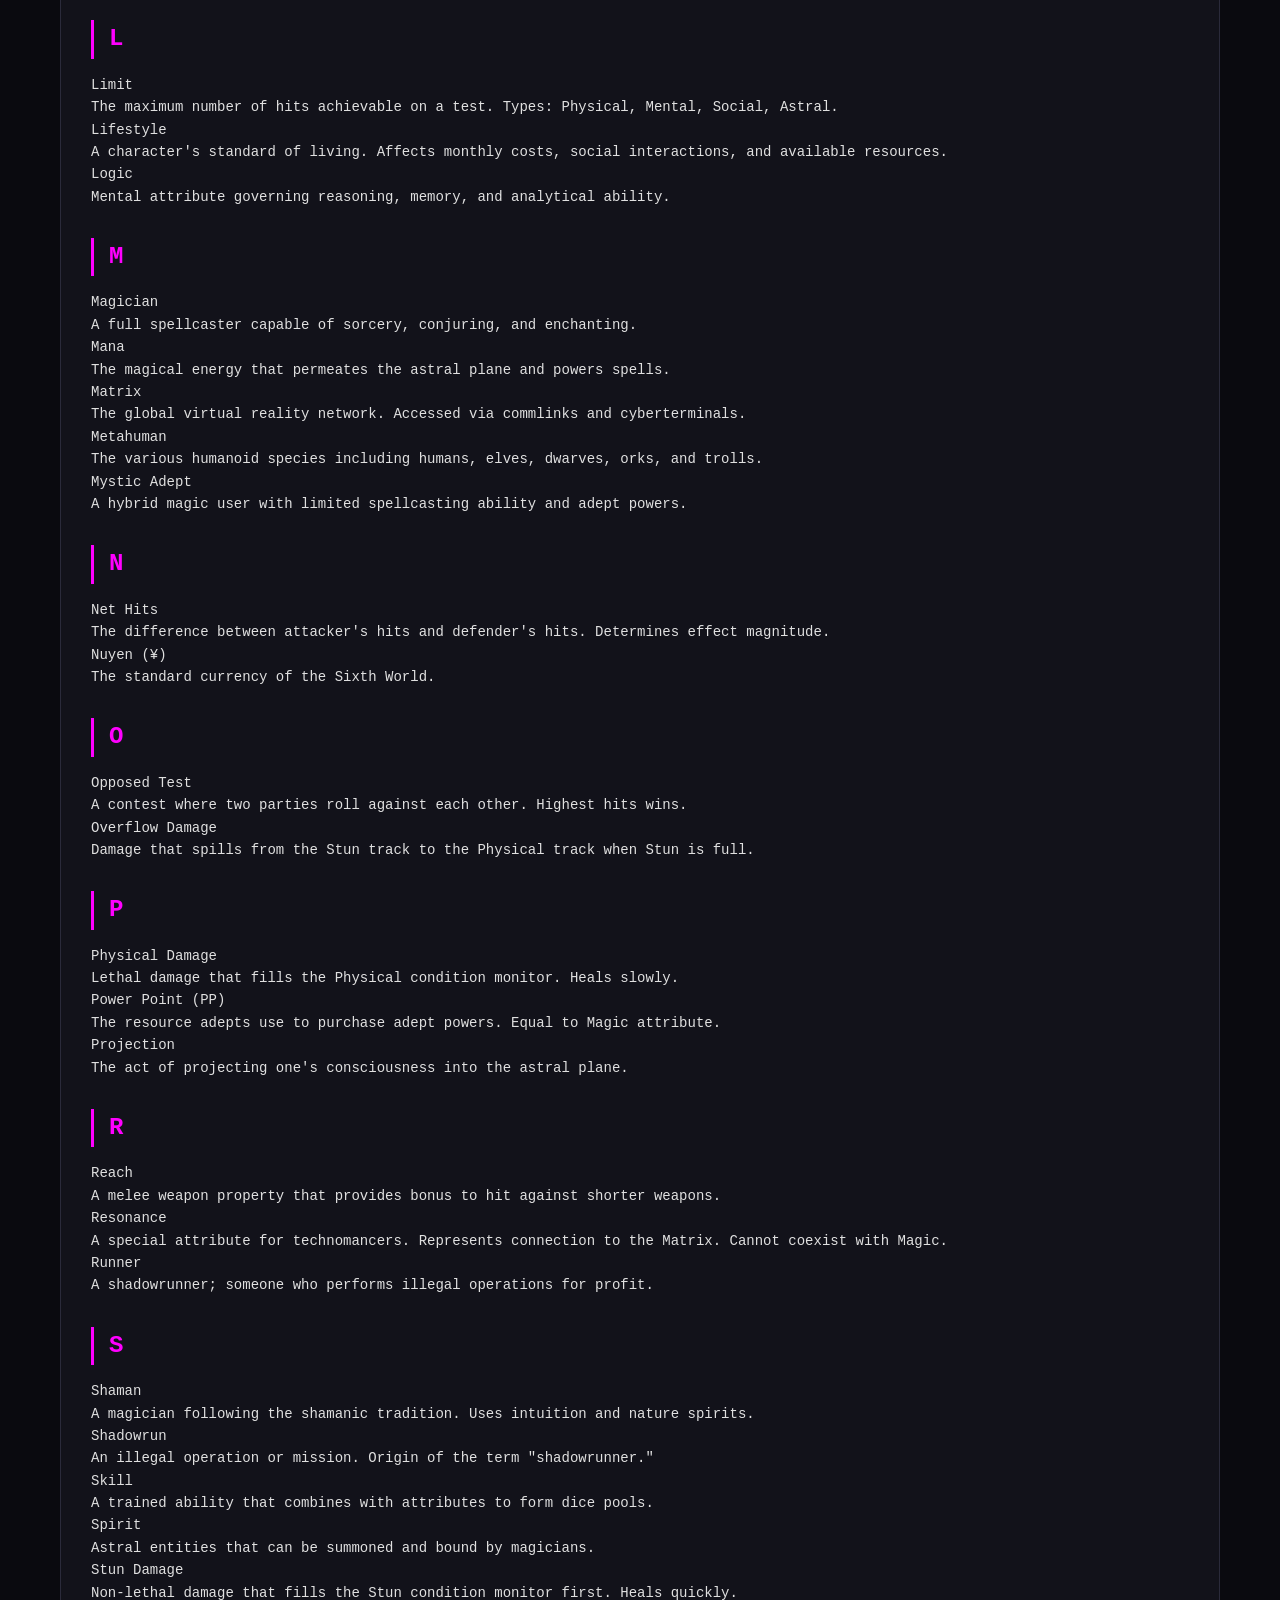
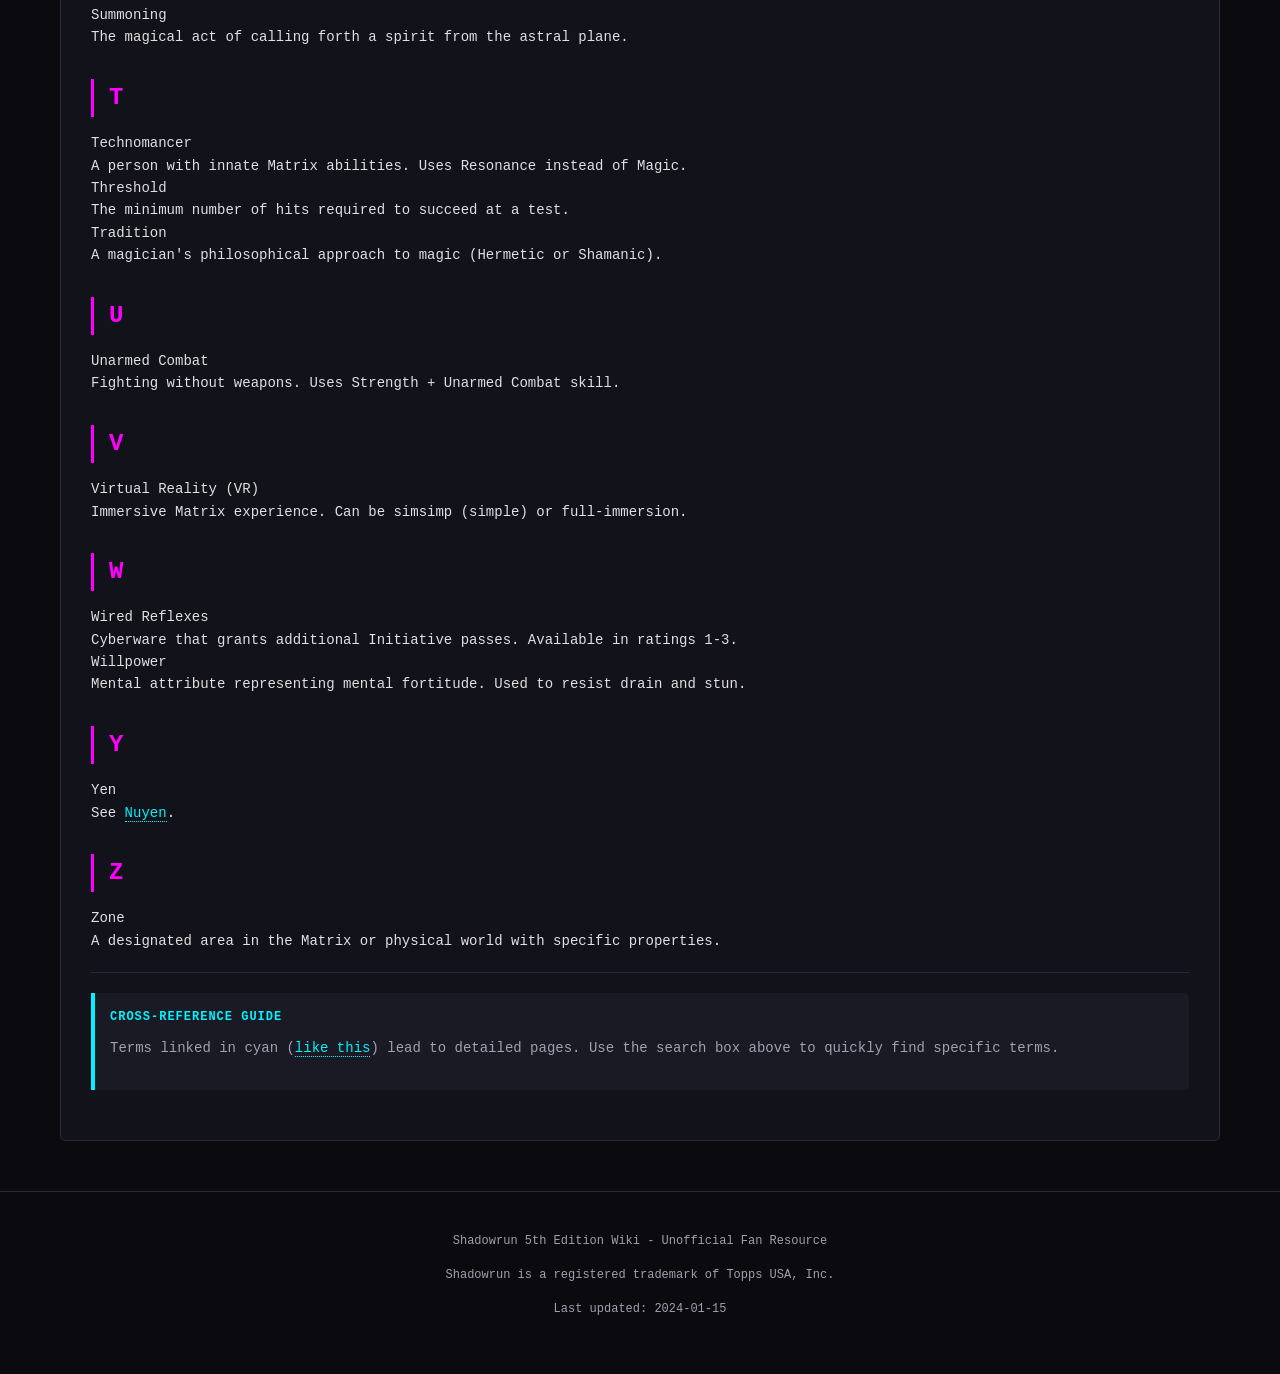
<file: sr5-wiki/pages/glossary.html>
<!DOCTYPE html>
<html lang="en">
<head>
    <meta charset="UTF-8">
    <meta name="viewport" content="width=device-width, initial-scale=1.0">
    <meta name="description" content="Shadowrun 5th Edition - Glossary and Terminology Reference">
    <title>Glossary - Shadowrun 5th Edition Wiki</title>
    
    <!-- Styles -->
    <link rel="stylesheet" href="../css/style.css">
</head>
<body>
    <!-- Header with Navigation -->
    <header>
        <div class="container header-content">
            <div class="logo">SHADOWRUN <span>5E</span> WIKI</div>
            <nav>
                <ul>
                    <li><a href="../index.html">Home</a></li>
                    <li><a href="core_rules.html">Core Rules</a></li>
                    <li><a href="attributes.html">Attributes</a></li>
                    <li><a href="combat.html">Combat</a></li>
                    <li><a href="magic.html">Magic</a></li>
                    <li><a href="gear.html">Gear</a></li>
                    <li><a href="glossary.html" class="active">Glossary</a></li>
                </ul>
            </nav>
        </div>
    </header>

    <!-- Main Content -->
    <div class="container">
        <main>
            <!-- Page Title -->
            <h1>Glossary</h1>

            <!-- Search Box -->
            <div class="search-container">
                <input type="text" id="search-input" placeholder="Search glossary terms...">
                <div id="search-results"></div>
            </div>

            <!-- Table of Contents -->
            <div class="toc">
                <h3>Browse by Letter</h3>
                <ul style="display: flex; gap: 10px; flex-wrap: wrap;">
                    <li><a href="#a">A</a></li>
                    <li><a href="#b">B</a></li>
                    <li><a href="#c">C</a></li>
                    <li><a href="#d">D</a></li>
                    <li><a href="#e">E</a></li>
                    <li><a href="#f">F</a></li>
                    <li><a href="#g">G</a></li>
                    <li><a href="#h">H</a></li>
                    <li><a href="#i">I</a></li>
                    <li><a href="#j">J</a></li>
                    <li><a href="#k">K</a></li>
                    <li><a href="#l">L</a></li>
                    <li><a href="#m">M</a></li>
                    <li><a href="#n">N</a></li>
                    <li><a href="#o">O</a></li>
                    <li><a href="#p">P</a></li>
                    <li><a href="#q">Q</a></li>
                    <li><a href="#r">R</a></li>
                    <li><a href="#s">S</a></li>
                    <li><a href="#t">T</a></li>
                    <li><a href="#u">U</a></li>
                    <li><a href="#v">V</a></li>
                    <li><a href="#w">W</a></li>
                    <li><a href="#y">Y</a></li>
                    <li><a href="#z">Z</a></li>
                </ul>
            </div>

            <!-- Page Content -->
            <div class="content">
                <p>This glossary contains common Shadowrun 5th Edition terminology. Click on any term to jump to its definition.</p>

                <section id="a">
                    <h2>A</h2>
                    
                    <dl>
                        <dt id="adept"><a href="magic.html#adept" class="text-neon-green">Adept</a></dt>
                        <dd>A magic user who channels mana internally to enhance their physical abilities rather than casting spells.</dd>

                        <dt id="armor-piercing">Armor Piercing (AP)</dt>
                        <dd>A weapon property that reduces the target's armor rating by the specified amount.</dd>

                        <dt id="astral-plane"><a href="#astral-space" class="text-neon-pink">Astral Space</a></dt>
                        <dd>The metaphysical dimension parallel to the physical world, accessible through astral projection. Home to spirits and magical energy.</dd>

                        <dt id="attribute">Attribute</dt>
                        <dd>A character's innate capability such as Strength, Agility, Logic, or Magic. Forms the basis of all dice pools.</dd>

                        <dt id="augmented">Augmented Attribute</dt>
                        <dd>An attribute increased beyond its natural maximum through cyberware, bioware, or magic. Maximum augmented value is 12.</dd>

                        <dt id="awakened">Awakened</dt>
                        <dd>A character who possesses magical ability (Magic attribute > 0).</dd>
                    </dl>
                </section>

                <section id="b">
                    <h2>B</h2>
                    
                    <dl>
                        <dt id="bioware">Bioware</dt>
                        <dd>Organic enhancements grown from cloned tissue. Provides benefits similar to cyberware but with lower Essence cost.</dd>

                        <dt id="binding">Binding</dt>
                        <dd>The process of securing a summoned spirit to perform multiple services for a magician.</dd>

                        <dt id="burst-fire">Burst Fire</dt>
                        <td>A firing mode that expends 3 rounds of ammunition for +2 dice to the attack pool.</dd>
                    </dl>
                </section>

                <section id="c">
                    <h2>C</h2>
                    
                    <dl>
                        <dt id="chummer">Chummer</dt>
                        <dd>Slang term for "friend" or "associate." Common runner greeting.</dd>

                        <dt id="commlink">Commlink</dt>
                        <dd>A personal electronic device that serves as phone, computer, and Matrix access point.</dd>

                        <dt id="condition-monitor">Condition Monitor</dt>
                        <dd>The track of boxes that records damage taken. Separate tracks exist for Stun and Physical damage.</dd>

                        <dt id="counterspelling">Counterspelling</dt>
                        <dd>A magical defense technique used to reduce the effectiveness of incoming spells.</dd>

                        <dt id="cyberware">Cyberware</dt>
                        <dd>Mechanical or electronic implants that replace or augment body parts. Reduces Essence.</dd>
                    </dl>
                </section>

                <section id="d">
                    <h2>D</h2>
                    
                    <dl>
                        <dt id="deck">Deck</dt>
                        <dd>Slang for a commlink, especially one optimized for Matrix operations.</dd>

                        <dt id="decker">Decker</dt>
                        <dd>A specialist who infiltrates the Matrix using cyberterminals and hacking software.</dd>

                        <dt id="dice-pool">Dice Pool</dt>
                        <dd>The number of d6 dice rolled for a test, typically calculated as Attribute + Skill + Modifiers.</dd>

                        <dt id="direct-combat">Direct Combat Spell</dt>
                        <dd>A spell that attacks a living target's body directly with magical energy. Resisted by Body + Counterspelling.</dd>

                        <dt id="drain">Drain</dt>
                        <dd>The backlash suffered when casting spells or summoning spirits. Resisted with Willpower + Logic.</dd>
                    </dl>
                </section>

                <section id="e">
                    <h2>E</h2>
                    
                    <dl>
                        <dt id="edge">Edge</dt>
                        <dd>A special attribute representing luck and destiny. Can be spent to modify dice rolls or avoid death.</dd>

                        <dt id="essence">Essence</dt>
                        <dd>A measure of a character's life force and humanity. Reduced by cyberware installation.</dd>

                        <dt id="extended-test">Extended Test</dt>
                        <dd>A series of rolls made over time to accomplish complex tasks. Hits accumulate toward a threshold.</dd>
                    </dl>
                </section>

                <section id="f">
                    <h2>F</h2>
                    
                    <dl>
                        <dt id="fad">FAD</dt>
                        <dd>Cheap, low-quality electronics. Short for "Factory Assembled Device."</dd>

                        <dt id="force">Force</dt>
                        <dd>The power level of a spell or summoned spirit. Higher Force = more powerful effects but greater drain.</dd>

                        <dt id="full-auto">Full Auto</dt>
                        <dd>A firing mode that expends 10+ rounds for +4 dice but generates significant recoil.</dd>
                    </dl>
                </section>

                <section id="g">
                    <h2>G</h2>
                    
                    <dl>
                        <dt id="gamemaster">Gamemaster (GM)</dt>
                        <dd>The person who runs the game, portrays NPCs, and adjudicates rules.</dd>

                        <dt id="glitch">Glitch</dt>
                        <dd>A bad outcome occurring when more than half of rolled dice show 1s. Critical glitch occurs with all 1s and no hits.</dd>

                        <dt id="grenade">Grenade</dt>
                        <dd>An explosive thrown or launched weapon dealing area-effect damage.</dd>
                    </dl>
                </section>

                <section id="h">
                    <h2>H</h2>
                    
                    <dl>
                        <dt id="hermetic">Hermetic</dt>
                        <dd>A magical tradition based on scholarly study, formulas, and elemental spirits.</dd>

                        <dt id="hits">Hits</dt>
                        <dd>Successful results on a die roll. Each 5 or 6 on a d6 counts as one hit.</dd>

                        <dt id="homeless">Homeless</dt>
                        <dd>The lowest lifestyle category. Characters have no permanent residence.</dd>
                    </dl>
                </section>

                <section id="i">
                    <h2>I</h2>
                    
                    <dl>
                        <dt id="indirect-combat">Indirect Combat Spell</dt>
                        <dd>A spell that creates a physical effect (fire, lightning) that then attacks the target.</dd>

                        <dt id="initiative">Initiative</dt>
                        <dd>Determines action order in combat. Calculated as Reaction + Intuition + 1d6.</dd>

                        <dt id="initiative-pass">Initiative Pass</dt>
                        <dd>A character's turn during a combat round. Most characters have 1 pass; enhanced characters may have up to 4.</dd>
                    </dl>
                </section>

                <section id="j">
                    <h2>J</h2>
                    
                    <dl>
                        <dt id="johnson">Johnson</dt>
                        <dd>Slang for an employer who hires runners, typically through a middleman.</dd>

                        <dt id="job">Job</dt>
                        <dd>A shadowrunning mission or operation.</dd>
                    </dl>
                </section>

                <section id="k">
                    <h2>K</h2>
                    
                    <dl>
                        <dt id="karma">Karma</dt>
                        <dd>Experience points earned after missions. Used to improve attributes, skills, and abilities.</dd>

                        <dt id="katana">Katana</dt>
                        <dd>A traditional Japanese sword. Popular melee weapon with excellent reach and damage.</dd>
                    </dl>
                </section>

                <section id="l">
                    <h2>L</h2>
                    
                    <dl>
                        <dt id="limit">Limit</dt>
                        <dd>The maximum number of hits achievable on a test. Types: Physical, Mental, Social, Astral.</dd>

                        <dt id="lifestyle">Lifestyle</dt>
                        <dd>A character's standard of living. Affects monthly costs, social interactions, and available resources.</dd>

                        <dt id="logic">Logic</dt>
                        <dd>Mental attribute governing reasoning, memory, and analytical ability.</dd>
                    </dl>
                </section>

                <section id="m">
                    <h2>M</h2>
                    
                    <dl>
                        <dt id="magician">Magician</dt>
                        <dd>A full spellcaster capable of sorcery, conjuring, and enchanting.</dd>

                        <dt id="mana">Mana</dt>
                        <dd>The magical energy that permeates the astral plane and powers spells.</dd>

                        <dt id="matrix">Matrix</dt>
                        <dd>The global virtual reality network. Accessed via commlinks and cyberterminals.</dd>

                        <dt id="metahuman">Metahuman</dt>
                        <dd>The various humanoid species including humans, elves, dwarves, orks, and trolls.</dd>

                        <dt id="mystic-adept">Mystic Adept</dt>
                        <dd>A hybrid magic user with limited spellcasting ability and adept powers.</dd>
                    </dl>
                </section>

                <section id="n">
                    <h2>N</h2>
                    
                    <dl>
                        <dt id="net-hits">Net Hits</dt>
                        <dd>The difference between attacker's hits and defender's hits. Determines effect magnitude.</dd>

                        <dt id="nuyen">Nuyen (¥)</dt>
                        <dd>The standard currency of the Sixth World.</dd>
                    </dl>
                </section>

                <section id="o">
                    <h2>O</h2>
                    
                    <dl>
                        <dt id="opposed-test">Opposed Test</dt>
                        <dd>A contest where two parties roll against each other. Highest hits wins.</dd>

                        <dt id="overflow-damage">Overflow Damage</dt>
                        <dd>Damage that spills from the Stun track to the Physical track when Stun is full.</dd>
                    </dl>
                </section>

                <section id="p">
                    <h2>P</h2>
                    
                    <dl>
                        <dt id="physical-damage">Physical Damage</dt>
                        <dd>Lethal damage that fills the Physical condition monitor. Heals slowly.</dd>

                        <dt id="power-point">Power Point (PP)</dt>
                        <dd>The resource adepts use to purchase adept powers. Equal to Magic attribute.</dd>

                        <dt id="projection">Projection</dt>
                        <dd>The act of projecting one's consciousness into the astral plane.</dd>
                    </dl>
                </section>

                <section id="r">
                    <h2>R</h2>
                    
                    <dl>
                        <dt id="reach">Reach</dt>
                        <dd>A melee weapon property that provides bonus to hit against shorter weapons.</dd>

                        <dt id="resonance">Resonance</dt>
                        <dd>A special attribute for technomancers. Represents connection to the Matrix. Cannot coexist with Magic.</dd>

                        <dt id="runner">Runner</dt>
                        <dd>A shadowrunner; someone who performs illegal operations for profit.</dd>
                    </dl>
                </section>

                <section id="s">
                    <h2>S</h2>
                    
                    <dl>
                        <dt id="shaman">Shaman</dt>
                        <dd>A magician following the shamanic tradition. Uses intuition and nature spirits.</dd>

                        <dt id="shadowrun">Shadowrun</dt>
                        <dd>An illegal operation or mission. Origin of the term "shadowrunner."</dd>

                        <dt id="skill">Skill</dt>
                        <dd>A trained ability that combines with attributes to form dice pools.</dd>

                        <dt id="spirit">Spirit</dt>
                        <dd>Astral entities that can be summoned and bound by magicians.</dd>

                        <dt id="stun-damage">Stun Damage</dt>
                        <dd>Non-lethal damage that fills the Stun condition monitor first. Heals quickly.</dd>

                        <dt id="summoning">Summoning</dt>
                        <dd>The magical act of calling forth a spirit from the astral plane.</dd>
                    </dl>
                </section>

                <section id="t">
                    <h2>T</h2>
                    
                    <dl>
                        <dt id="technomancer">Technomancer</dt>
                        <dd>A person with innate Matrix abilities. Uses Resonance instead of Magic.</dd>

                        <dt id="threshold">Threshold</dt>
                        <dd>The minimum number of hits required to succeed at a test.</dd>

                        <dt id="tradition">Tradition</dt>
                        <dd>A magician's philosophical approach to magic (Hermetic or Shamanic).</dd>
                    </dl>
                </section>

                <section id="u">
                    <h2>U</h2>
                    
                    <dl>
                        <dt id="unarmed-combat">Unarmed Combat</dt>
                        <dd>Fighting without weapons. Uses Strength + Unarmed Combat skill.</dd>
                    </dl>
                </section>

                <section id="v">
                    <h2>V</h2>
                    
                    <dl>
                        <dt id="vr">Virtual Reality (VR)</dt>
                        <dd>Immersive Matrix experience. Can be simsimp (simple) or full-immersion.</dd>
                    </dl>
                </section>

                <section id="w">
                    <h2>W</h2>
                    
                    <dl>
                        <dt id="wired-reflexes">Wired Reflexes</dt>
                        <dd>Cyberware that grants additional Initiative passes. Available in ratings 1-3.</dd>

                        <dt id="willpower">Willpower</dt>
                        <dd>Mental attribute representing mental fortitude. Used to resist drain and stun.</dd>
                    </dl>
                </section>

                <section id="y">
                    <h2>Y</h2>
                    
                    <dl>
                        <dt id="yen">Yen</dt>
                        <dd>See <a href="#nuyen">Nuyen</a>.</dd>
                    </dl>
                </section>

                <section id="z">
                    <h2>Z</h2>
                    
                    <dl>
                        <dt id="zone">Zone</dt>
                        <dd>A designated area in the Matrix or physical world with specific properties.</dd>
                    </dl>
                </section>

                <hr class="mt-20 mb-20" style="border: none; border-top: 1px solid var(--border-color);">

                <div class="info-box">
                    <div class="info-box-title">Cross-Reference Guide</div>
                    <p>Terms linked in cyan (<a href="#">like this</a>) lead to detailed pages. Use the search box above to quickly find specific terms.</p>
                </div>
            </div>
        </main>
    </div>

    <!-- Footer -->
    <footer>
        <div class="container">
            <p>Shadowrun 5th Edition Wiki - Unofficial Fan Resource</p>
            <p>Shadowrun is a registered trademark of Topps USA, Inc.</p>
            <p>Last updated: 2024-01-15</p>
        </div>
    </footer>

    <!-- Scripts -->
    <script src="../js/search.js"></script>
</body>
</html>
</file>
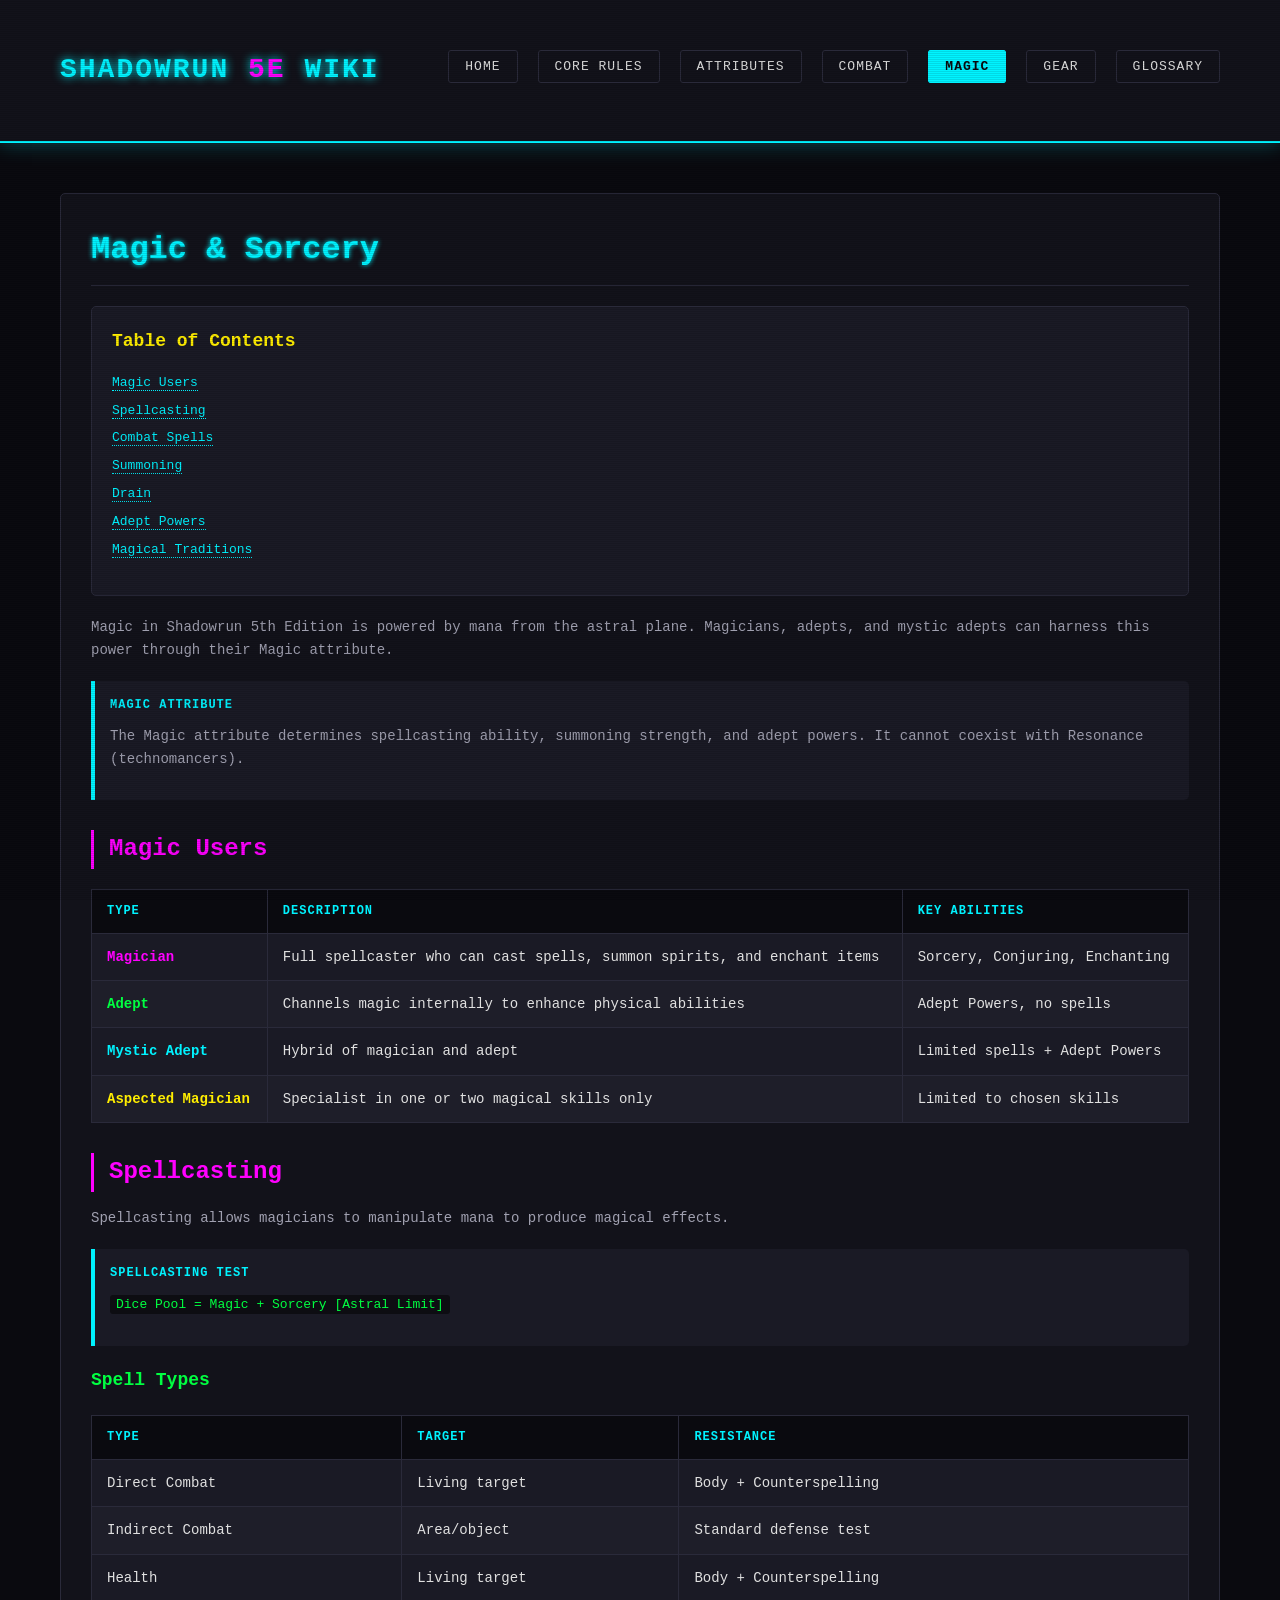
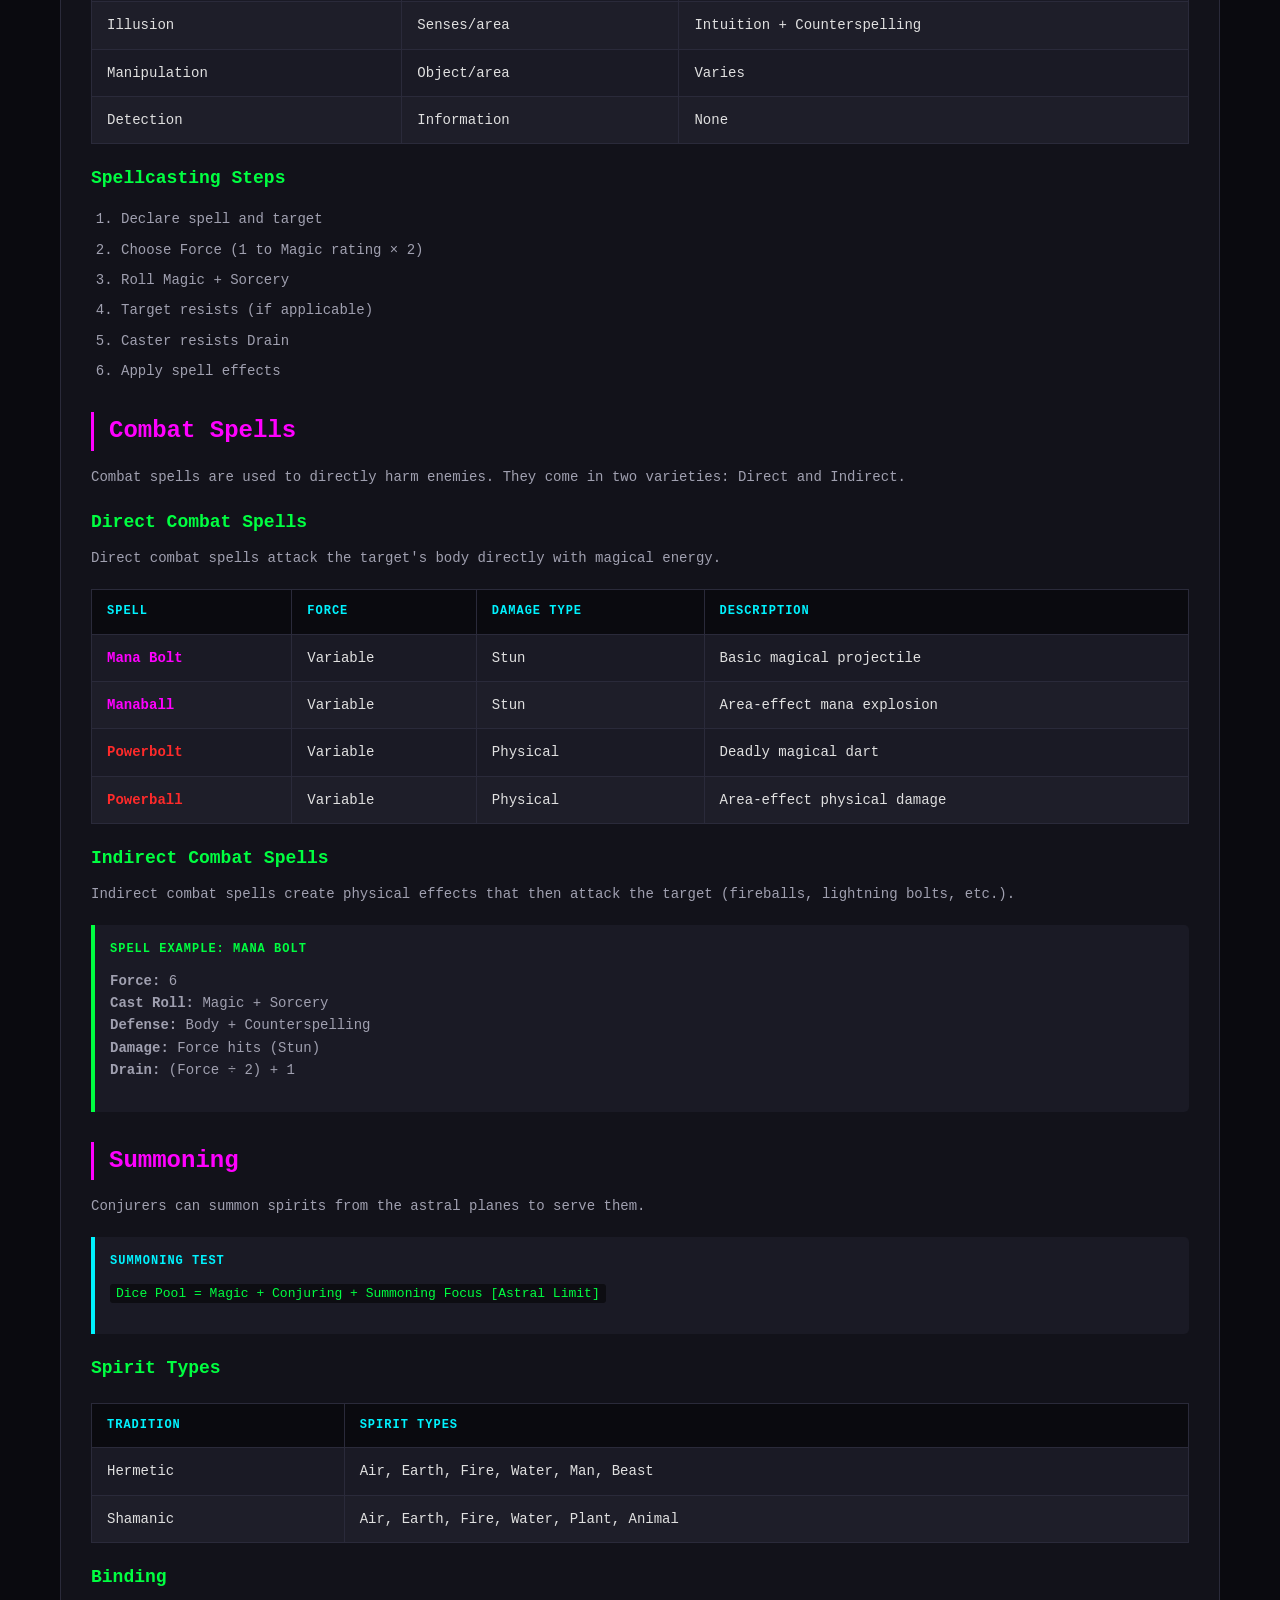
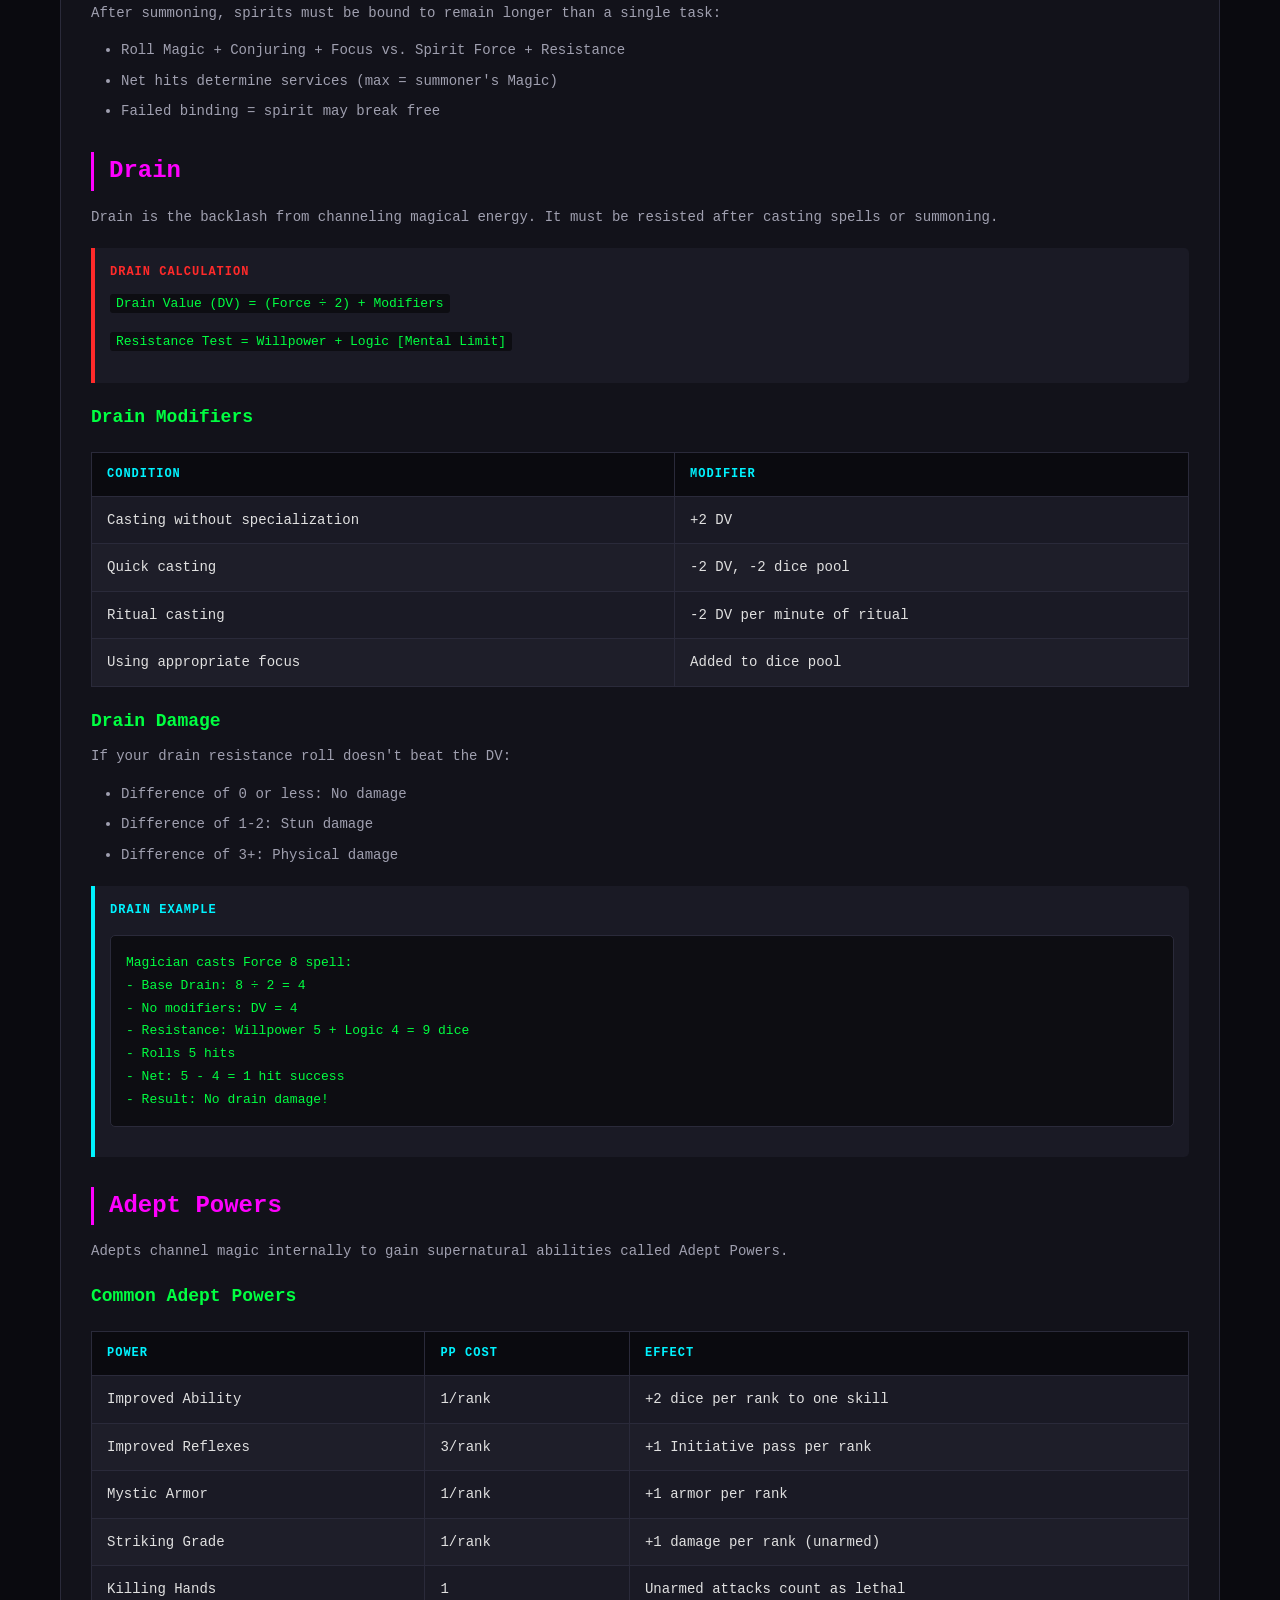
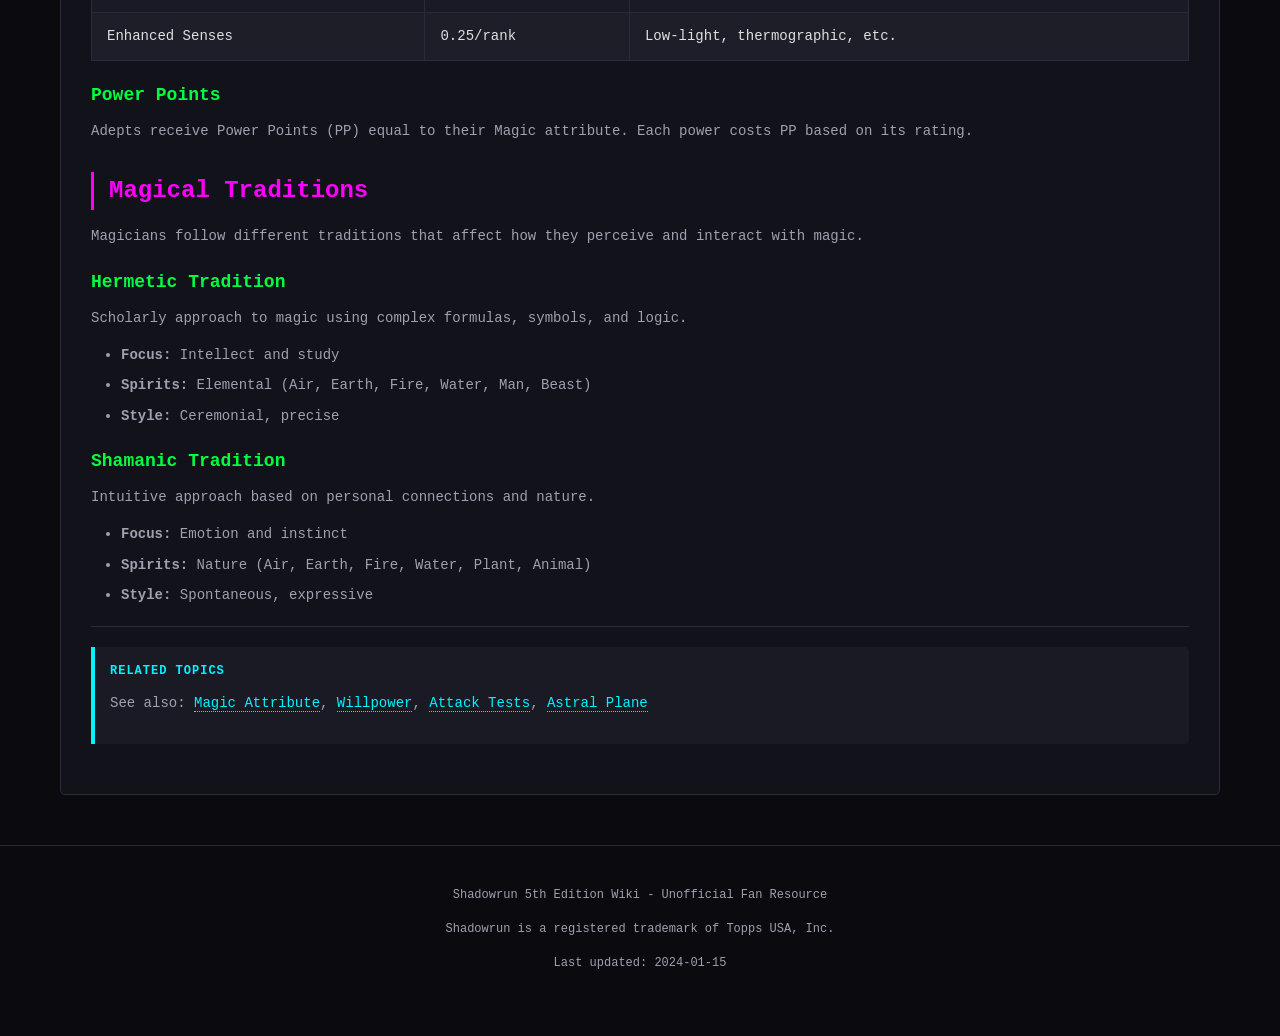
<file: sr5-wiki/pages/magic.html>
<!DOCTYPE html>
<html lang="en">
<head>
    <meta charset="UTF-8">
    <meta name="viewport" content="width=device-width, initial-scale=1.0">
    <meta name="description" content="Shadowrun 5th Edition - Magic and Sorcery Reference Guide">
    <title>Magic - Shadowrun 5th Edition Wiki</title>
    
    <!-- Styles -->
    <link rel="stylesheet" href="../css/style.css">
</head>
<body>
    <!-- Header with Navigation -->
    <header>
        <div class="container header-content">
            <div class="logo">SHADOWRUN <span>5E</span> WIKI</div>
            <nav>
                <ul>
                    <li><a href="../index.html">Home</a></li>
                    <li><a href="core_rules.html">Core Rules</a></li>
                    <li><a href="attributes.html">Attributes</a></li>
                    <li><a href="combat.html">Combat</a></li>
                    <li><a href="magic.html" class="active">Magic</a></li>
                    <li><a href="gear.html">Gear</a></li>
                    <li><a href="glossary.html">Glossary</a></li>
                </ul>
            </nav>
        </div>
    </header>

    <!-- Main Content -->
    <div class="container">
        <main>
            <!-- Page Title -->
            <h1>Magic & Sorcery</h1>

            <!-- Table of Contents -->
            <div class="toc">
                <h3>Table of Contents</h3>
                <ul>
                    <li><a href="#magic-users">Magic Users</a></li>
                    <li><a href="#spellcasting">Spellcasting</a></li>
                    <li><a href="#combat-spells">Combat Spells</a></li>
                    <li><a href="#summoning">Summoning</a></li>
                    <li><a href="#drain">Drain</a></li>
                    <li><a href="#adept-powers">Adept Powers</a></li>
                    <li><a href="#magical-types">Magical Traditions</a></li>
                </ul>
            </div>

            <!-- Page Content -->
            <div class="content">
                <p>Magic in Shadowrun 5th Edition is powered by mana from the astral plane. Magicians, adepts, and mystic adepts can harness this power through their Magic attribute.</p>

                <div class="info-box">
                    <div class="info-box-title">Magic Attribute</div>
                    <p>The Magic attribute determines spellcasting ability, summoning strength, and adept powers. It cannot coexist with Resonance (technomancers).</p>
                </div>

                <section id="magic-users">
                    <h2>Magic Users</h2>
                    
                    <table>
                        <thead>
                            <tr>
                                <th>Type</th>
                                <th>Description</th>
                                <th>Key Abilities</th>
                            </tr>
                        </thead>
                        <tbody>
                            <tr id="magician">
                                <td class="text-neon-pink bold">Magician</td>
                                <td>Full spellcaster who can cast spells, summon spirits, and enchant items</td>
                                <td>Sorcery, Conjuring, Enchanting</td>
                            </tr>
                            <tr id="adept">
                                <td class="text-neon-green bold">Adept</td>
                                <td>Channels magic internally to enhance physical abilities</td>
                                <td>Adept Powers, no spells</td>
                            </tr>
                            <tr id="mystic-adept">
                                <td class="text-neon-blue bold">Mystic Adept</td>
                                <td>Hybrid of magician and adept</td>
                                <td>Limited spells + Adept Powers</td>
                            </tr>
                            <tr id="aspected-magician">
                                <td class="text-neon-yellow bold">Aspected Magician</td>
                                <td>Specialist in one or two magical skills only</td>
                                <td>Limited to chosen skills</td>
                            </tr>
                        </tbody>
                    </table>
                </section>

                <section id="spellcasting">
                    <h2>Spellcasting</h2>
                    
                    <p>Spellcasting allows magicians to manipulate mana to produce magical effects.</p>

                    <div class="info-box">
                        <div class="info-box-title">Spellcasting Test</div>
                        <p><code class="text-neon-green">Dice Pool = Magic + Sorcery [Astral Limit]</code></p>
                    </div>

                    <h3 id="spell-types">Spell Types</h3>

                    <table>
                        <thead>
                            <tr>
                                <th>Type</th>
                                <th>Target</th>
                                <th>Resistance</th>
                            </tr>
                        </thead>
                        <tbody>
                            <tr>
                                <td>Direct Combat</td>
                                <td>Living target</td>
                                <td>Body + Counterspelling</td>
                            </tr>
                            <tr>
                                <td>Indirect Combat</td>
                                <td>Area/object</td>
                                <td>Standard defense test</td>
                            </tr>
                            <tr>
                                <td>Health</td>
                                <td>Living target</td>
                                <td>Body + Counterspelling</td>
                            </tr>
                            <tr>
                                <td>Illusion</td>
                                <td>Senses/area</td>
                                <td>Intuition + Counterspelling</td>
                            </tr>
                            <tr>
                                <td>Manipulation</td>
                                <td>Object/area</td>
                                <td>Varies</td>
                            </tr>
                            <tr>
                                <td>Detection</td>
                                <td>Information</td>
                                <td>None</td>
                            </tr>
                        </tbody>
                    </table>

                    <h3 id="spellcasting-steps">Spellcasting Steps</h3>
                    
                    <ol>
                        <li>Declare spell and target</li>
                        <li>Choose Force (1 to Magic rating × 2)</li>
                        <li>Roll Magic + Sorcery</li>
                        <li>Target resists (if applicable)</li>
                        <li>Caster resists Drain</li>
                        <li>Apply spell effects</li>
                    </ol>
                </section>

                <section id="combat-spells">
                    <h2>Combat Spells</h2>
                    
                    <p>Combat spells are used to directly harm enemies. They come in two varieties: Direct and Indirect.</p>

                    <h3 id="direct-combat-spells">Direct Combat Spells</h3>
                    
                    <p>Direct combat spells attack the target's body directly with magical energy.</p>

                    <table>
                        <thead>
                            <tr>
                                <th>Spell</th>
                                <th>Force</th>
                                <th>Damage Type</th>
                                <th>Description</th>
                            </tr>
                        </thead>
                        <tbody>
                            <tr id="mana-bolt">
                                <td class="text-neon-pink bold">Mana Bolt</td>
                                <td>Variable</td>
                                <td>Stun</td>
                                <td>Basic magical projectile</td>
                            </tr>
                            <tr id="manaball">
                                <td class="text-neon-pink bold">Manaball</td>
                                <td>Variable</td>
                                <td>Stun</td>
                                <td>Area-effect mana explosion</td>
                            </tr>
                            <tr id="powerbolt">
                                <td class="text-neon-red bold">Powerbolt</td>
                                <td>Variable</td>
                                <td>Physical</td>
                                <td>Deadly magical dart</td>
                            </tr>
                            <tr id="powerball">
                                <td class="text-neon-red bold">Powerball</td>
                                <td>Variable</td>
                                <td>Physical</td>
                                <td>Area-effect physical damage</td>
                            </tr>
                        </tbody>
                    </table>

                    <h3 id="indirect-combat-spells">Indirect Combat Spells</h3>
                    
                    <p>Indirect combat spells create physical effects that then attack the target (fireballs, lightning bolts, etc.).</p>

                    <div class="info-box tip mt-20">
                        <div class="info-box-title text-neon-green">Spell Example: Mana Bolt</div>
                        <p><strong>Force:</strong> 6<br>
                        <strong>Cast Roll:</strong> Magic + Sorcery<br>
                        <strong>Defense:</strong> Body + Counterspelling<br>
                        <strong>Damage:</strong> Force hits (Stun)<br>
                        <strong>Drain:</strong> (Force ÷ 2) + 1</p>
                    </div>
                </section>

                <section id="summoning">
                    <h2>Summoning</h2>
                    
                    <p>Conjurers can summon spirits from the astral planes to serve them.</p>

                    <div class="info-box">
                        <div class="info-box-title">Summoning Test</div>
                        <p><code class="text-neon-green">Dice Pool = Magic + Conjuring + Summoning Focus [Astral Limit]</code></p>
                    </div>

                    <h3 id="spirit-types">Spirit Types</h3>

                    <table>
                        <thead>
                            <tr>
                                <th>Tradition</th>
                                <th>Spirit Types</th>
                            </tr>
                        </thead>
                        <tbody>
                            <tr>
                                <td>Hermetic</td>
                                <td>Air, Earth, Fire, Water, Man, Beast</td>
                            </tr>
                            <tr>
                                <td>Shamanic</td>
                                <td>Air, Earth, Fire, Water, Plant, Animal</td>
                            </tr>
                        </tbody>
                    </table>

                    <h3 id="binding">Binding</h3>
                    
                    <p>After summoning, spirits must be bound to remain longer than a single task:</p>
                    <ul>
                        <li>Roll Magic + Conjuring + Focus vs. Spirit Force + Resistance</li>
                        <li>Net hits determine services (max = summoner's Magic)</li>
                        <li>Failed binding = spirit may break free</li>
                    </ul>
                </section>

                <section id="drain">
                    <h2>Drain</h2>
                    
                    <p>Drain is the backlash from channeling magical energy. It must be resisted after casting spells or summoning.</p>

                    <div class="info-box warning">
                        <div class="info-box-title text-neon-red">Drain Calculation</div>
                        <p><code class="text-neon-green">Drain Value (DV) = (Force ÷ 2) + Modifiers</code></p>
                        <p><code class="text-neon-green">Resistance Test = Willpower + Logic [Mental Limit]</code></p>
                    </div>

                    <h3 id="drain-modifiers">Drain Modifiers</h3>

                    <table>
                        <thead>
                            <tr>
                                <th>Condition</th>
                                <th>Modifier</th>
                            </tr>
                        </thead>
                        <tbody>
                            <tr>
                                <td>Casting without specialization</td>
                                <td>+2 DV</td>
                            </tr>
                            <tr>
                                <td>Quick casting</td>
                                <td>-2 DV, -2 dice pool</td>
                            </tr>
                            <tr>
                                <td>Ritual casting</td>
                                <td>-2 DV per minute of ritual</td>
                            </tr>
                            <tr>
                                <td>Using appropriate focus</td>
                                <td>Added to dice pool</td>
                            </tr>
                        </tbody>
                    </table>

                    <h3 id="drain-damage">Drain Damage</h3>
                    
                    <p>If your drain resistance roll doesn't beat the DV:</p>
                    <ul>
                        <li>Difference of 0 or less: No damage</li>
                        <li>Difference of 1-2: Stun damage</li>
                        <li>Difference of 3+: Physical damage</li>
                    </ul>

                    <div class="info-box mt-20">
                        <div class="info-box-title">Drain Example</div>
                        <pre><code>Magician casts Force 8 spell:
- Base Drain: 8 ÷ 2 = 4
- No modifiers: DV = 4
- Resistance: Willpower 5 + Logic 4 = 9 dice
- Rolls 5 hits
- Net: 5 - 4 = 1 hit success
- Result: No drain damage!</code></pre>
                    </div>
                </section>

                <section id="adept-powers">
                    <h2>Adept Powers</h2>
                    
                    <p>Adepts channel magic internally to gain supernatural abilities called Adept Powers.</p>

                    <h3 id="common-adept-powers">Common Adept Powers</h3>

                    <table>
                        <thead>
                            <tr>
                                <th>Power</th>
                                <th>PP Cost</th>
                                <th>Effect</th>
                            </tr>
                        </thead>
                        <tbody>
                            <tr>
                                <td>Improved Ability</td>
                                <td>1/rank</td>
                                <td>+2 dice per rank to one skill</td>
                            </tr>
                            <tr>
                                <td>Improved Reflexes</td>
                                <td>3/rank</td>
                                <td>+1 Initiative pass per rank</td>
                            </tr>
                            <tr>
                                <td>Mystic Armor</td>
                                <td>1/rank</td>
                                <td>+1 armor per rank</td>
                            </tr>
                            <tr>
                                <td>Striking Grade</td>
                                <td>1/rank</td>
                                <td>+1 damage per rank (unarmed)</td>
                            </tr>
                            <tr>
                                <td>Killing Hands</td>
                                <td>1</td>
                                <td>Unarmed attacks count as lethal</td>
                            </tr>
                            <tr>
                                <td>Enhanced Senses</td>
                                <td>0.25/rank</td>
                                <td>Low-light, thermographic, etc.</td>
                            </tr>
                        </tbody>
                    </table>

                    <h3 id="power-points">Power Points</h3>
                    
                    <p>Adepts receive Power Points (PP) equal to their Magic attribute. Each power costs PP based on its rating.</p>
                </section>

                <section id="magical-traditions">
                    <h2>Magical Traditions</h2>
                    
                    <p>Magicians follow different traditions that affect how they perceive and interact with magic.</p>

                    <h3 id="hermetic">Hermetic Tradition</h3>
                    
                    <p>Scholarly approach to magic using complex formulas, symbols, and logic.</p>
                    <ul>
                        <li><strong>Focus:</strong> Intellect and study</li>
                        <li><strong>Spirits:</strong> Elemental (Air, Earth, Fire, Water, Man, Beast)</li>
                        <li><strong>Style:</strong> Ceremonial, precise</li>
                    </ul>

                    <h3 id="shamanic">Shamanic Tradition</h3>
                    
                    <p>Intuitive approach based on personal connections and nature.</p>
                    <ul>
                        <li><strong>Focus:</strong> Emotion and instinct</li>
                        <li><strong>Spirits:</strong> Nature (Air, Earth, Fire, Water, Plant, Animal)</li>
                        <li><strong>Style:</strong> Spontaneous, expressive</li>
                    </ul>

                    <hr class="mt-20 mb-20" style="border: none; border-top: 1px solid var(--border-color);">

                    <div class="info-box">
                        <div class="info-box-title">Related Topics</div>
                        <p>
                            See also: 
                            <a href="attributes.html#magic">Magic Attribute</a>, 
                            <a href="attributes.html#willpower">Willpower</a>,
                            <a href="combat.html#attack-tests">Attack Tests</a>,
                            <a href="glossary.html#astral">Astral Plane</a>
                        </p>
                    </div>
                </section>
            </div>
        </main>
    </div>

    <!-- Footer -->
    <footer>
        <div class="container">
            <p>Shadowrun 5th Edition Wiki - Unofficial Fan Resource</p>
            <p>Shadowrun is a registered trademark of Topps USA, Inc.</p>
            <p>Last updated: 2024-01-15</p>
        </div>
    </footer>

    <!-- Scripts -->
    <script src="../js/search.js"></script>
</body>
</html>
</file>
<file: sr5-wiki/css/style.css>
/* Shadowrun 5th Edition Wiki - Cyberpunk Terminal Style */

:root {
    --bg-primary: #0a0a0f;
    --bg-secondary: #12121a;
    --bg-tertiary: #1a1a25;
    --text-primary: #e0e0e0;
    --text-secondary: #a0a0b0;
    --text-muted: #606070;
    --neon-blue: #00f3ff;
    --neon-pink: #ff00ff;
    --neon-green: #00ff41;
    --neon-yellow: #ffee00;
    --neon-red: #ff2a2a;
    --border-color: #2a2a3a;
    --code-bg: #0d0d12;
    --link-color: #00f3ff;
    --link-hover: #ff00ff;
}

* {
    margin: 0;
    padding: 0;
    box-sizing: border-box;
}

body {
    font-family: 'Courier New', 'Consolas', monospace;
    background-color: var(--bg-primary);
    color: var(--text-primary);
    line-height: 1.6;
    font-size: 14px;
}

/* Scanline effect */
body::before {
    content: "";
    position: fixed;
    top: 0;
    left: 0;
    width: 100vw;
    height: 100vh;
    background: repeating-linear-gradient(
        0deg,
        rgba(0, 0, 0, 0.1),
        rgba(0, 0, 0, 0.1) 1px,
        transparent 1px,
        transparent 2px
    );
    pointer-events: none;
    z-index: 9999;
}

/* Layout */
.container {
    max-width: 1200px;
    margin: 0 auto;
    padding: 20px;
}

/* Header */
header {
    background: var(--bg-secondary);
    border-bottom: 2px solid var(--neon-blue);
    padding: 20px 0;
    margin-bottom: 30px;
    box-shadow: 0 0 20px rgba(0, 243, 255, 0.3);
}

.header-content {
    display: flex;
    justify-content: space-between;
    align-items: center;
}

.logo {
    font-size: 28px;
    font-weight: bold;
    color: var(--neon-blue);
    text-shadow: 0 0 10px var(--neon-blue);
    letter-spacing: 2px;
}

.logo span {
    color: var(--neon-pink);
}

/* Navigation */
nav ul {
    list-style: none;
    display: flex;
    gap: 20px;
    flex-wrap: wrap;
}

nav a {
    color: var(--text-primary);
    text-decoration: none;
    padding: 8px 16px;
    border: 1px solid var(--border-color);
    border-radius: 3px;
    transition: all 0.3s ease;
    font-size: 13px;
    text-transform: uppercase;
    letter-spacing: 1px;
}

nav a:hover {
    border-color: var(--neon-pink);
    color: var(--neon-pink);
    box-shadow: 0 0 10px rgba(255, 0, 255, 0.5);
}

nav a.active {
    background: var(--neon-blue);
    color: var(--bg-primary);
    border-color: var(--neon-blue);
    font-weight: bold;
}

/* Main Content */
main {
    background: var(--bg-secondary);
    border: 1px solid var(--border-color);
    border-radius: 5px;
    padding: 30px;
    margin-bottom: 30px;
}

h1 {
    color: var(--neon-blue);
    font-size: 32px;
    margin-bottom: 20px;
    border-bottom: 1px solid var(--border-color);
    padding-bottom: 10px;
    text-shadow: 0 0 5px var(--neon-blue);
}

h2 {
    color: var(--neon-pink);
    font-size: 24px;
    margin: 30px 0 15px 0;
    border-left: 3px solid var(--neon-pink);
    padding-left: 15px;
}

h3 {
    color: var(--neon-green);
    font-size: 18px;
    margin: 20px 0 10px 0;
}

p {
    margin-bottom: 15px;
    color: var(--text-secondary);
}

/* Tables */
table {
    width: 100%;
    border-collapse: collapse;
    margin: 20px 0;
    background: var(--bg-tertiary);
    border: 1px solid var(--border-color);
}

th, td {
    padding: 12px 15px;
    text-align: left;
    border: 1px solid var(--border-color);
}

th {
    background: var(--bg-primary);
    color: var(--neon-blue);
    font-weight: bold;
    text-transform: uppercase;
    letter-spacing: 1px;
    font-size: 12px;
}

tr:nth-child(even) {
    background: rgba(255, 255, 255, 0.02);
}

tr:hover {
    background: rgba(0, 243, 255, 0.1);
}

/* Links and Anchors */
a {
    color: var(--link-color);
    text-decoration: none;
    border-bottom: 1px dotted var(--link-color);
    transition: all 0.3s ease;
}

a:hover {
    color: var(--link-hover);
    border-bottom-color: var(--link-hover);
    text-shadow: 0 0 5px var(--link-hover);
}

/* Anchor links (IDs for cross-referencing) */
[id] {
    scroll-margin-top: 100px;
}

[id]:target {
    background: rgba(0, 243, 255, 0.1);
    border-left: 3px solid var(--neon-blue);
    padding-left: 10px;
}

/* Code blocks */
code {
    background: var(--code-bg);
    padding: 2px 6px;
    border-radius: 3px;
    font-family: 'Courier New', monospace;
    color: var(--neon-green);
    font-size: 13px;
}

pre {
    background: var(--code-bg);
    padding: 15px;
    border-radius: 5px;
    border: 1px solid var(--border-color);
    overflow-x: auto;
    margin: 15px 0;
}

pre code {
    padding: 0;
    background: none;
}

/* Lists */
ul, ol {
    margin: 15px 0;
    padding-left: 30px;
}

li {
    margin-bottom: 8px;
    color: var(--text-secondary);
}

/* Search Box */
.search-container {
    margin-bottom: 20px;
}

#search-input {
    width: 100%;
    padding: 12px 15px;
    background: var(--bg-primary);
    border: 1px solid var(--border-color);
    border-radius: 3px;
    color: var(--text-primary);
    font-family: 'Courier New', monospace;
    font-size: 14px;
}

#search-input:focus {
    outline: none;
    border-color: var(--neon-blue);
    box-shadow: 0 0 10px rgba(0, 243, 255, 0.3);
}

#search-results {
    margin-top: 10px;
    max-height: 300px;
    overflow-y: auto;
}

.search-result-item {
    padding: 10px;
    border-bottom: 1px solid var(--border-color);
    cursor: pointer;
    transition: background 0.3s ease;
}

.search-result-item:hover {
    background: rgba(0, 243, 255, 0.1);
}

.search-result-item h4 {
    color: var(--neon-blue);
    font-size: 14px;
    margin-bottom: 5px;
}

.search-result-item p {
    font-size: 12px;
    color: var(--text-muted);
    margin: 0;
}

/* Sidebar/TOC */
.toc {
    background: var(--bg-tertiary);
    padding: 20px;
    border-radius: 5px;
    border: 1px solid var(--border-color);
    margin-bottom: 20px;
}

.toc h3 {
    color: var(--neon-yellow);
    margin-top: 0;
}

.toc ul {
    list-style: none;
    padding: 0;
}

.toc li {
    margin-bottom: 5px;
}

.toc a {
    font-size: 13px;
}

/* Info boxes */
.info-box {
    background: var(--bg-tertiary);
    border-left: 4px solid var(--neon-blue);
    padding: 15px;
    margin: 20px 0;
    border-radius: 0 5px 5px 0;
}

.info-box.warning {
    border-left-color: var(--neon-red);
}

.info-box.tip {
    border-left-color: var(--neon-green);
}

.info-box-title {
    font-weight: bold;
    color: var(--neon-blue);
    margin-bottom: 10px;
    text-transform: uppercase;
    font-size: 12px;
    letter-spacing: 1px;
}

/* Footer */
footer {
    text-align: center;
    padding: 20px;
    color: var(--text-muted);
    font-size: 12px;
    border-top: 1px solid var(--border-color);
}

/* Responsive */
@media (max-width: 768px) {
    .header-content {
        flex-direction: column;
        gap: 15px;
    }
    
    nav ul {
        justify-content: center;
    }
    
    main {
        padding: 20px;
    }
    
    h1 {
        font-size: 24px;
    }
    
    h2 {
        font-size: 20px;
    }
}

/* Utility classes */
.text-neon-blue { color: var(--neon-blue); }
.text-neon-pink { color: var(--neon-pink); }
.text-neon-green { color: var(--neon-green); }
.text-neon-yellow { color: var(--neon-yellow); }
.text-neon-red { color: var(--neon-red); }

.mt-20 { margin-top: 20px; }
.mb-20 { margin-bottom: 20px; }
.bold { font-weight: bold; }
.italic { font-style: italic; }
</file>
